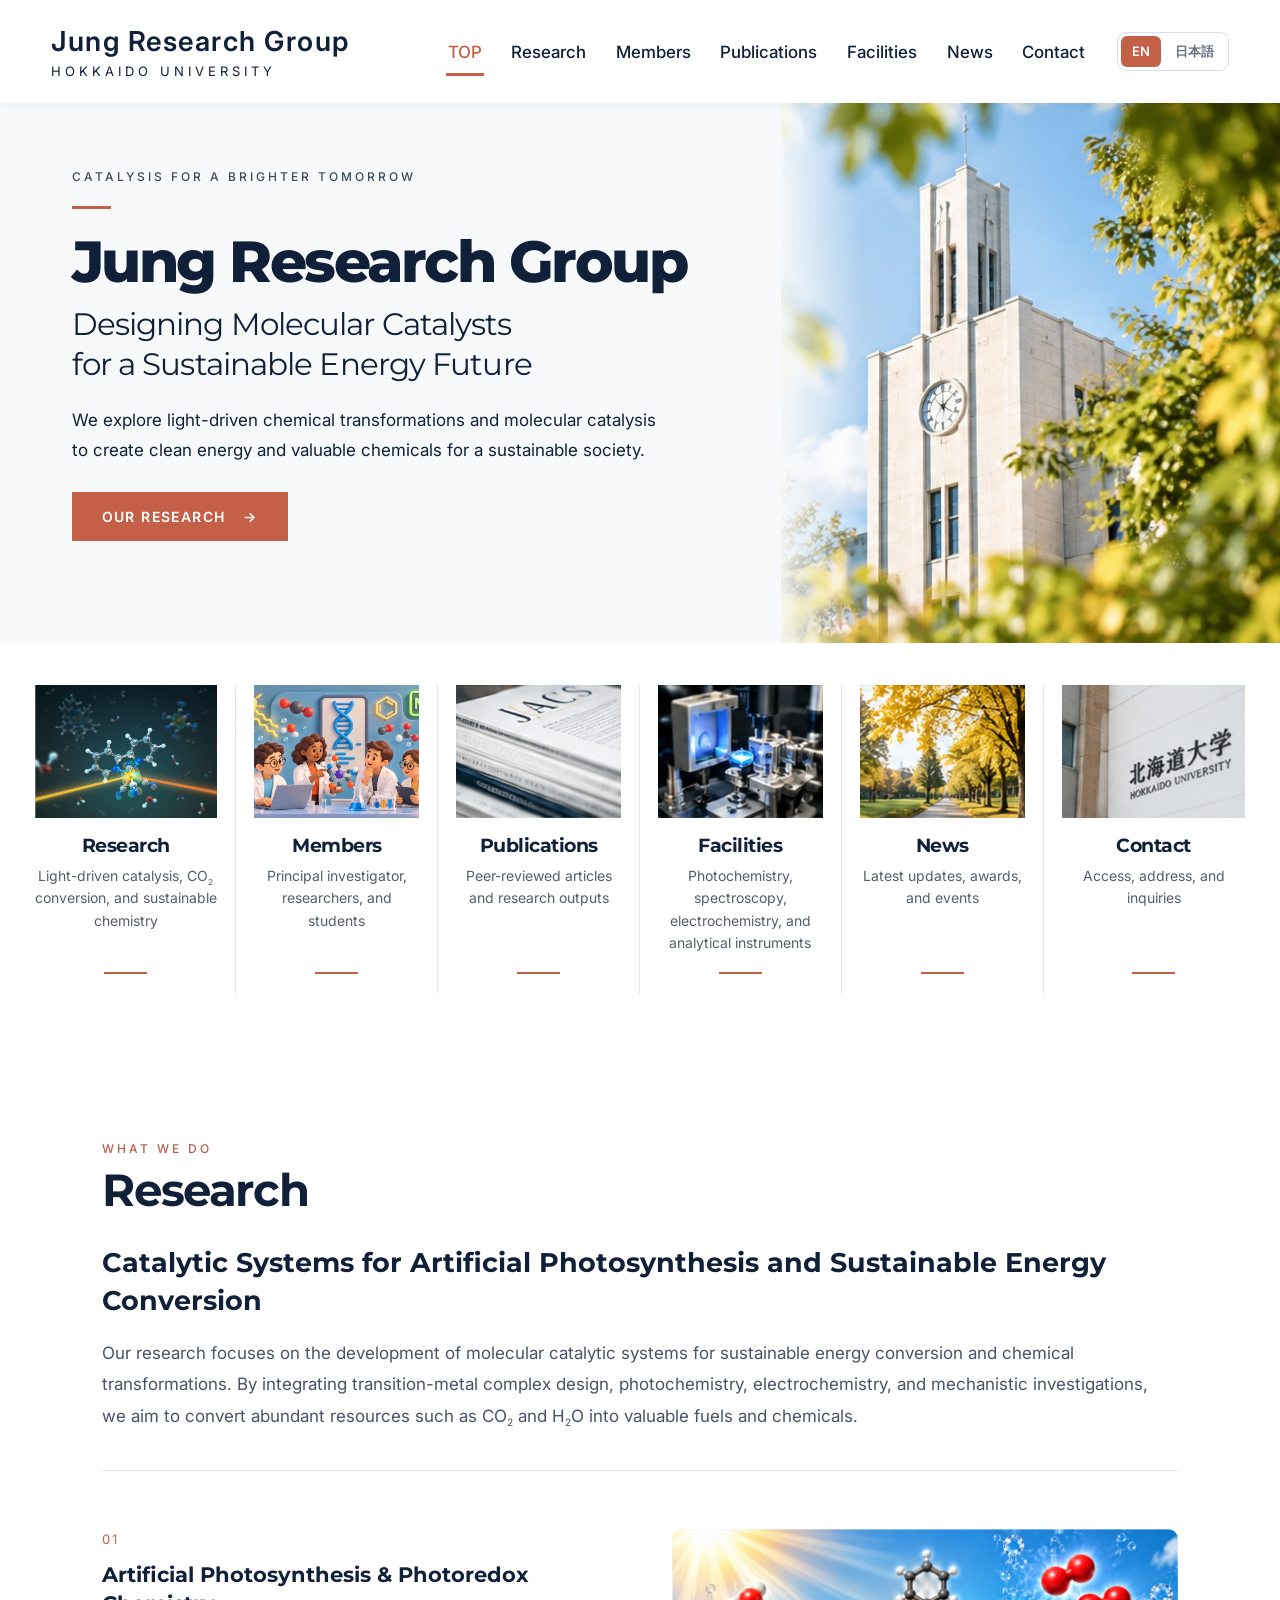
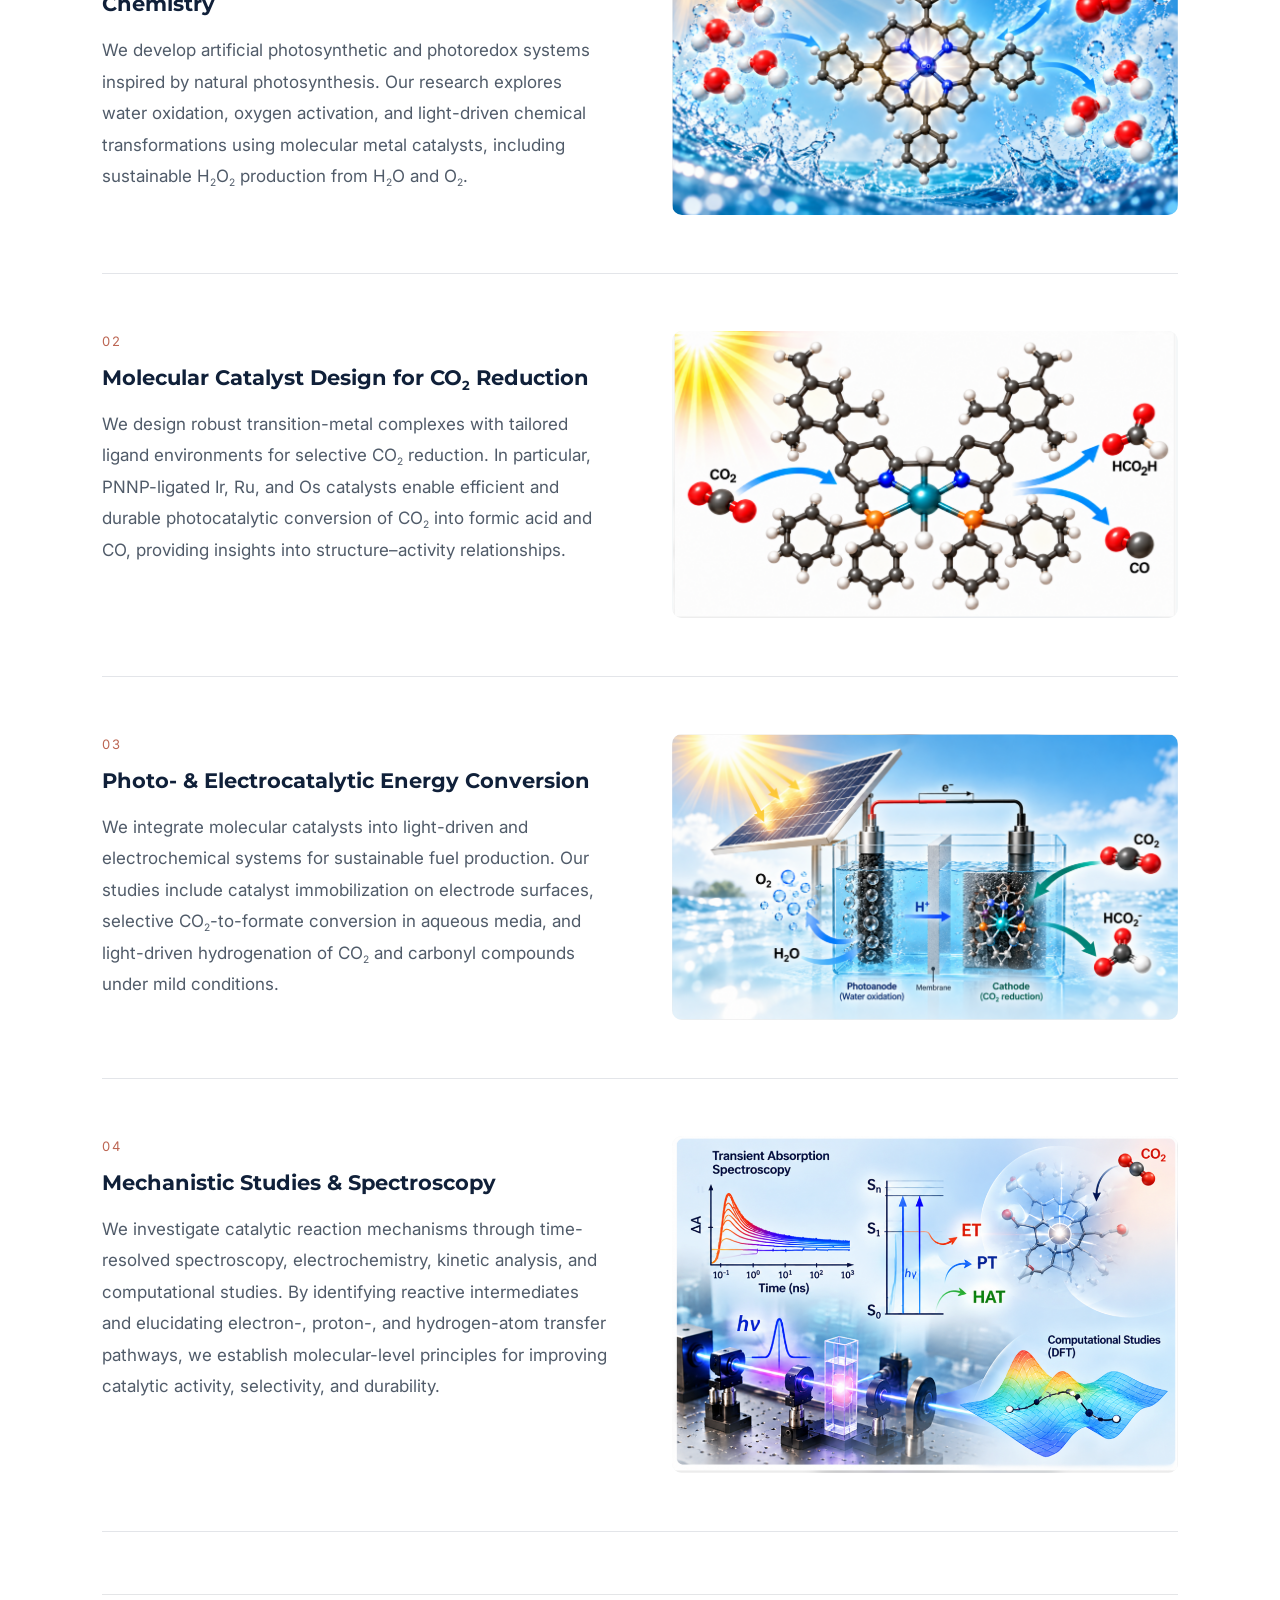
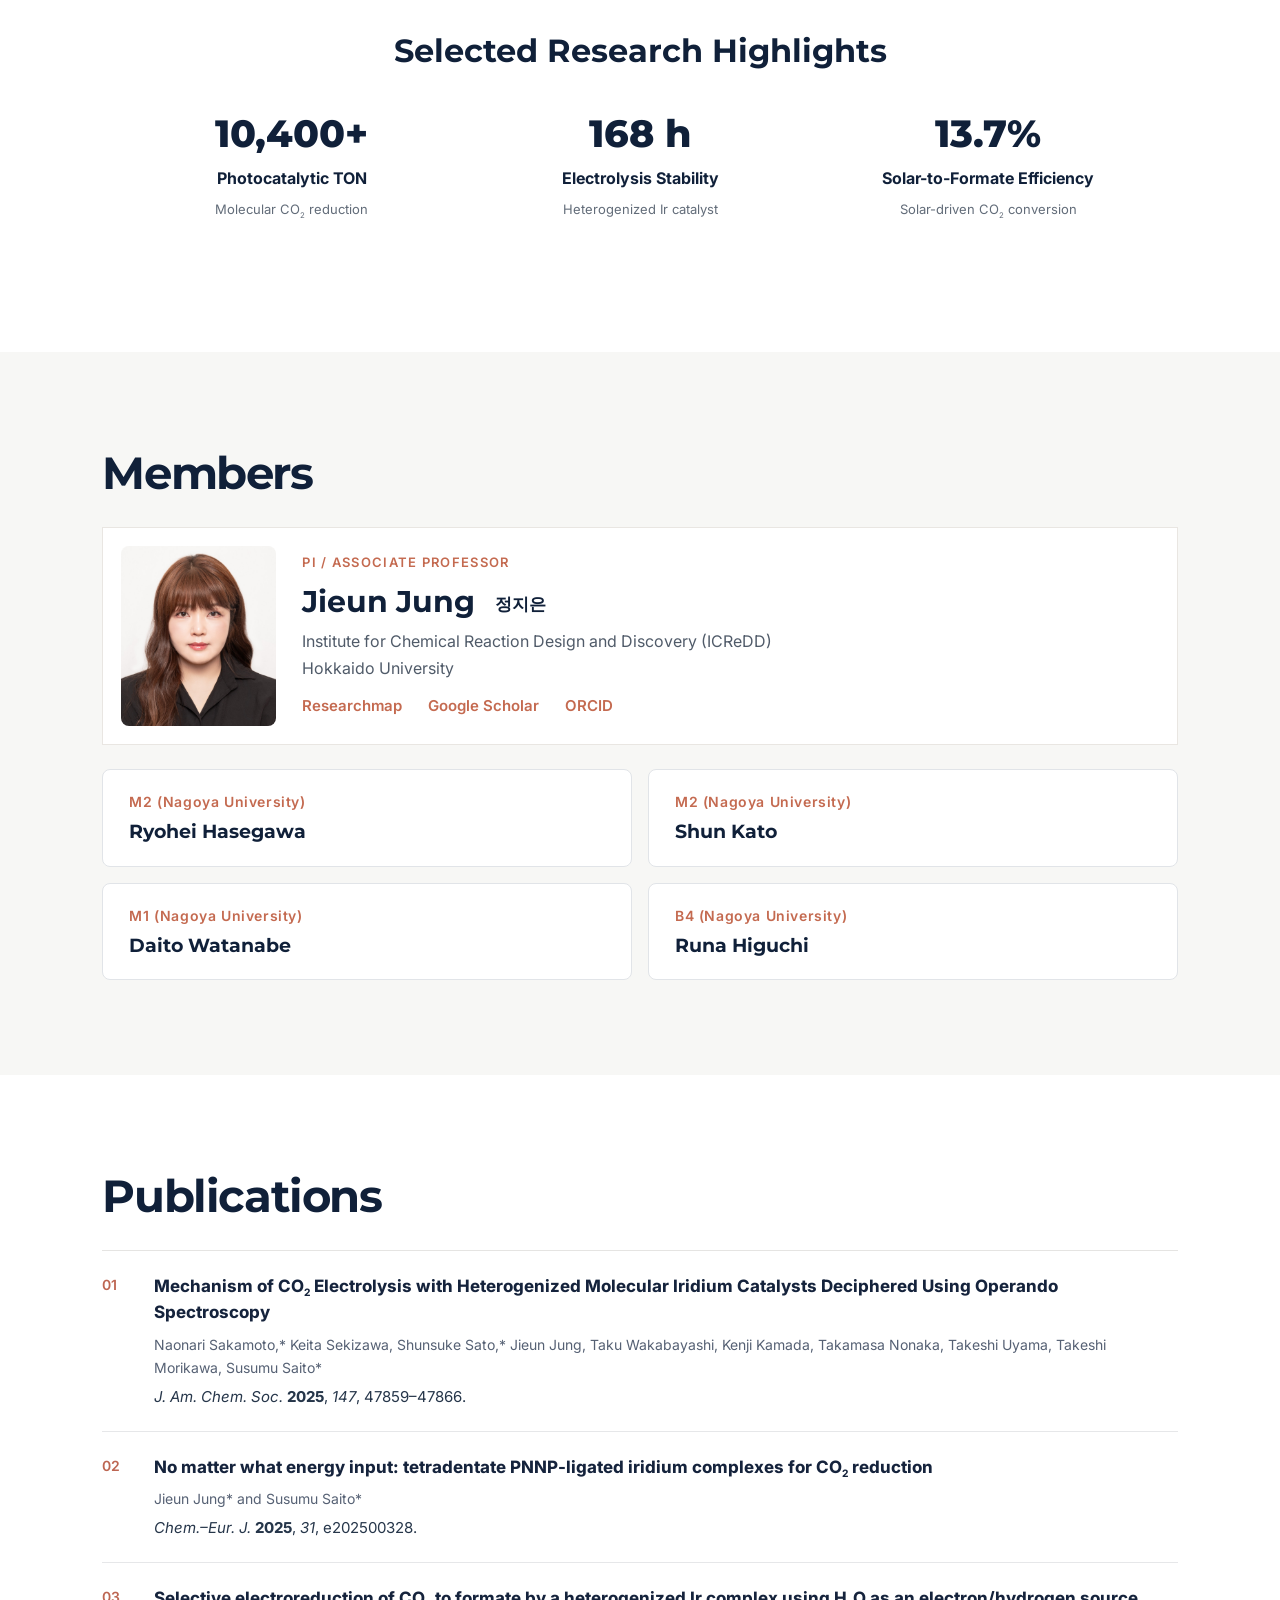
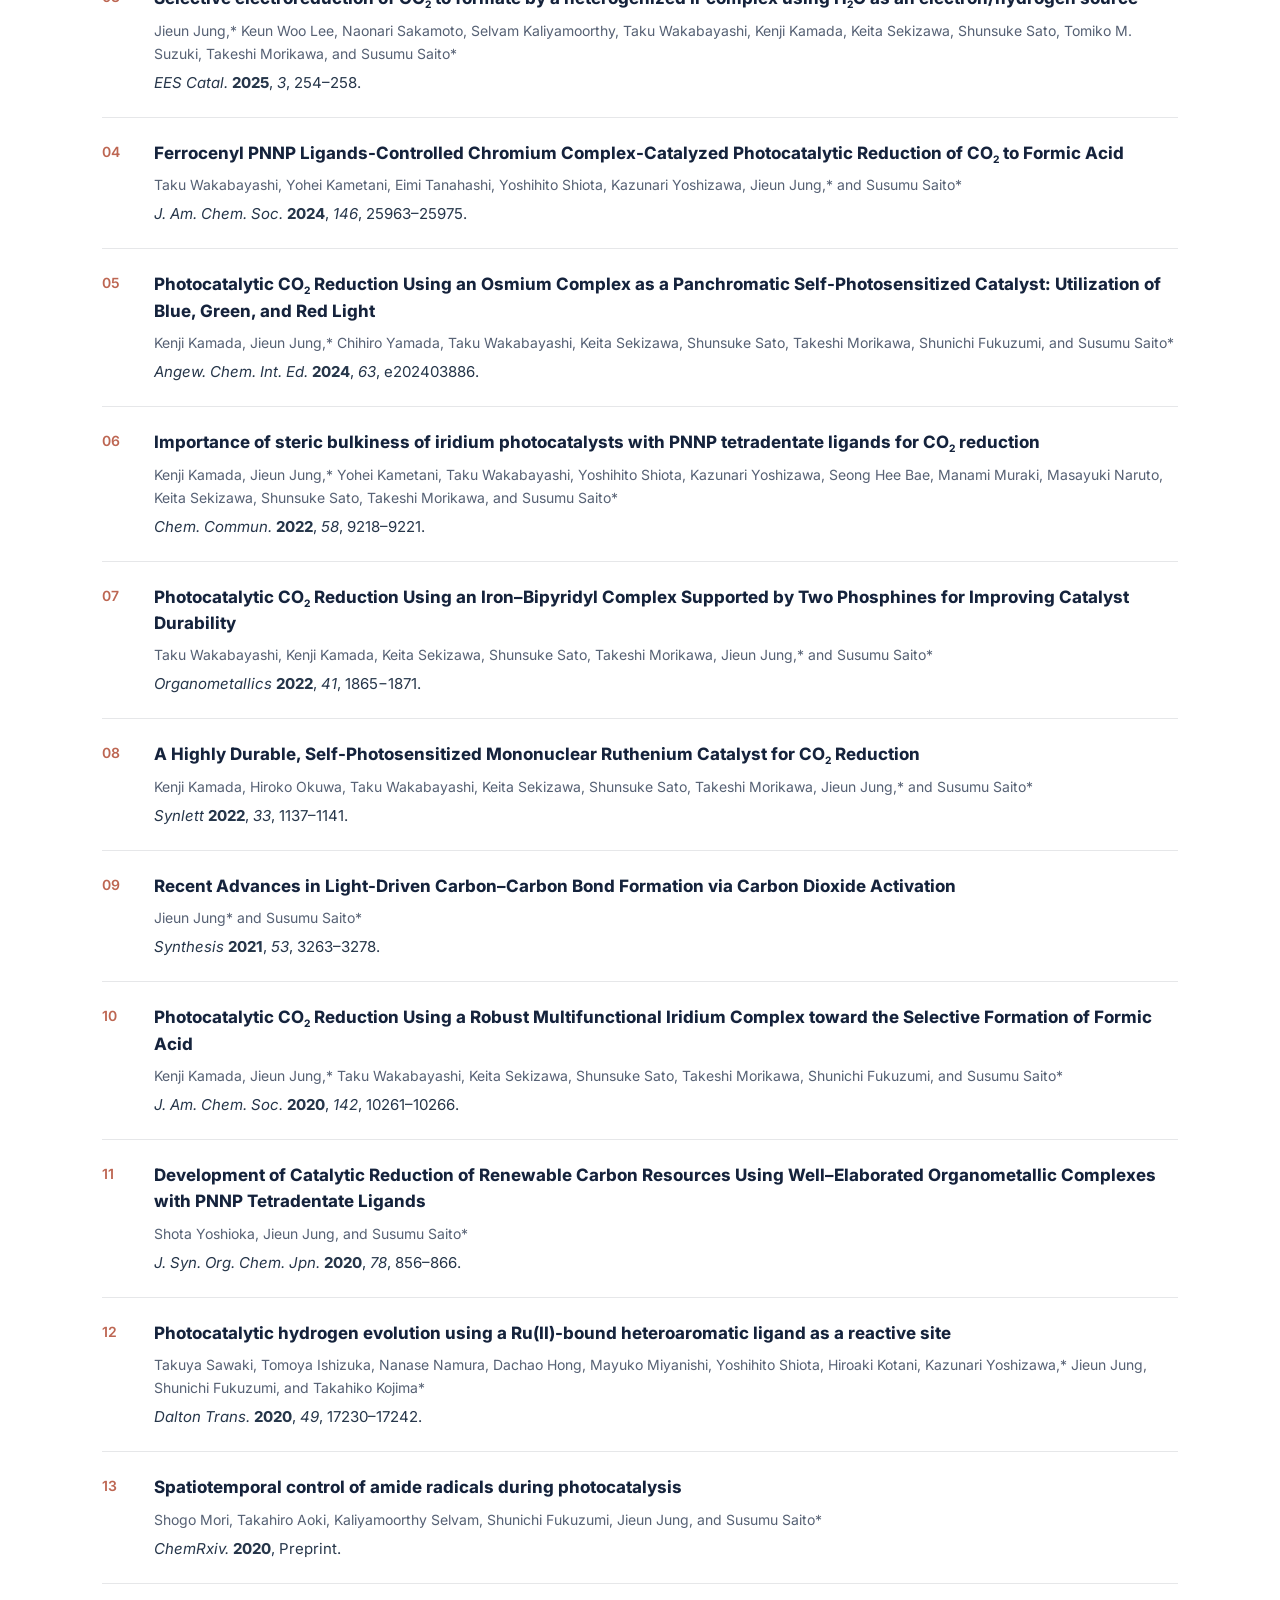
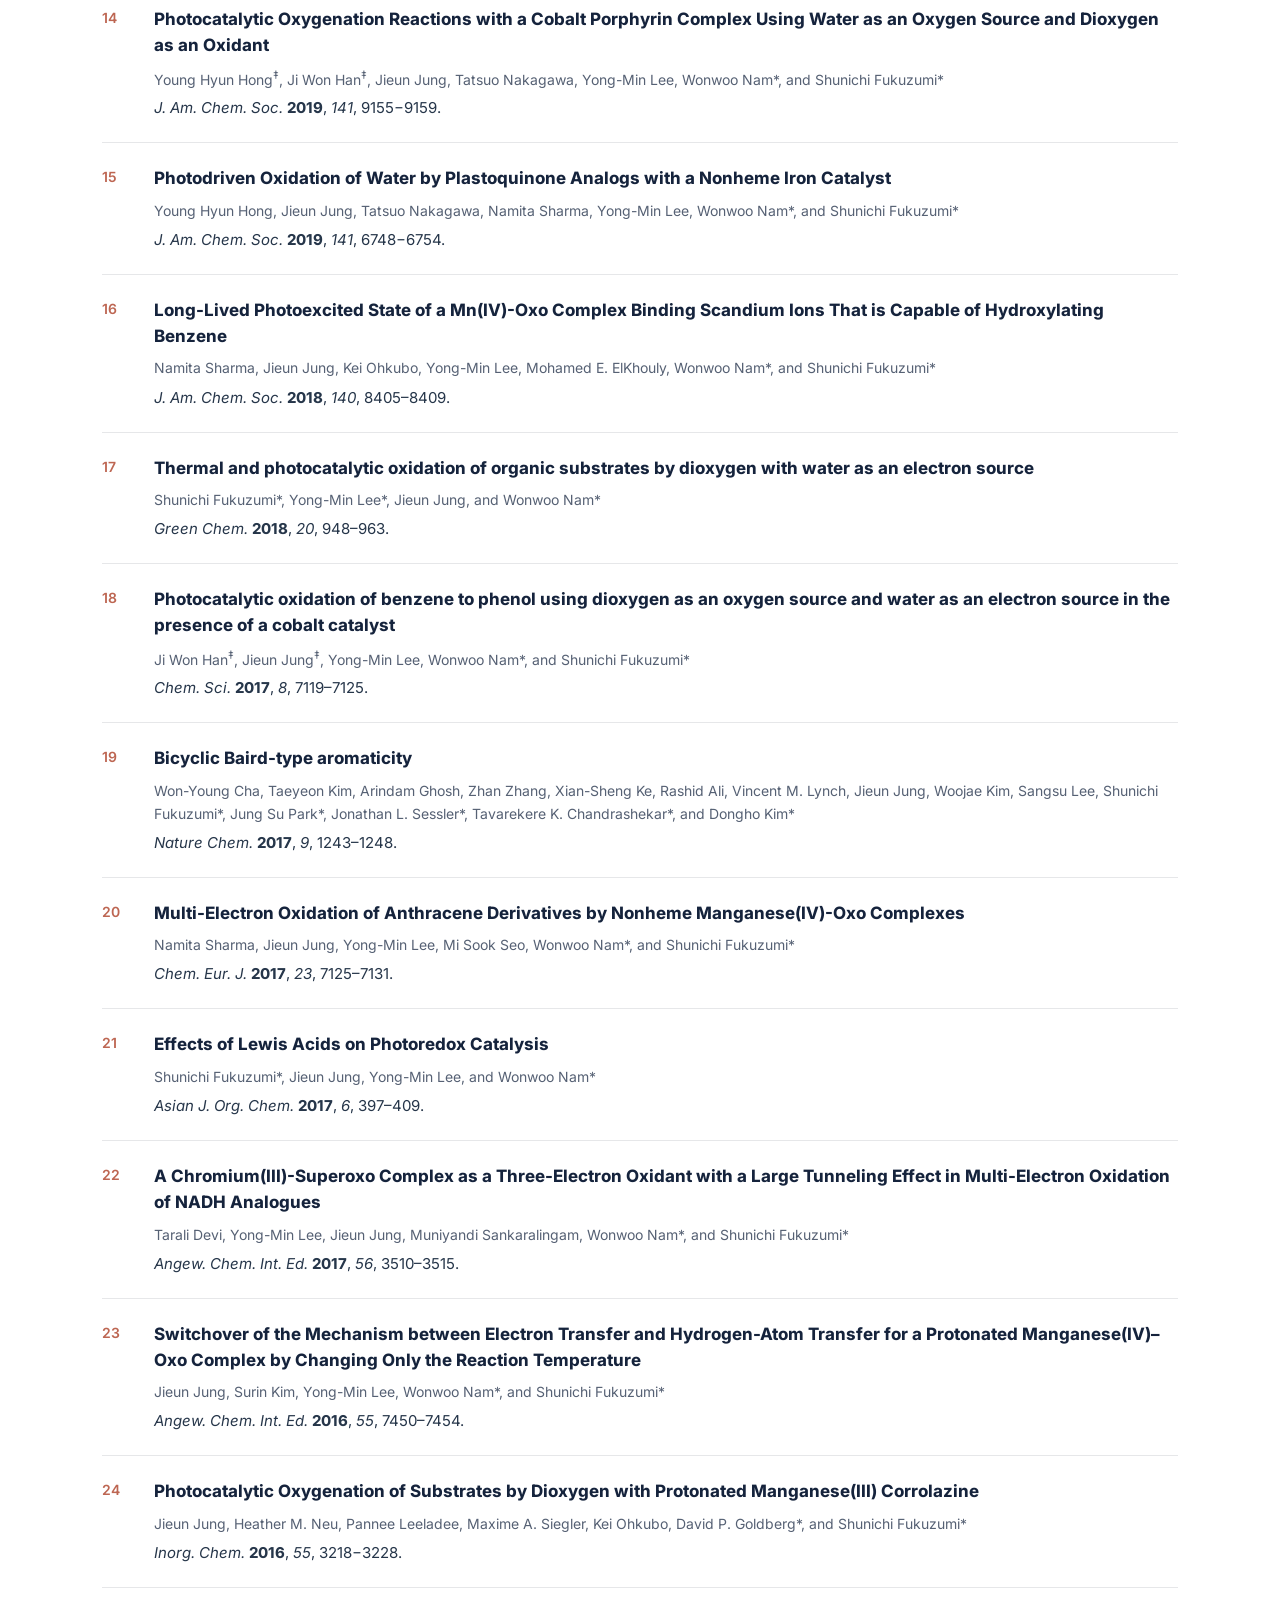
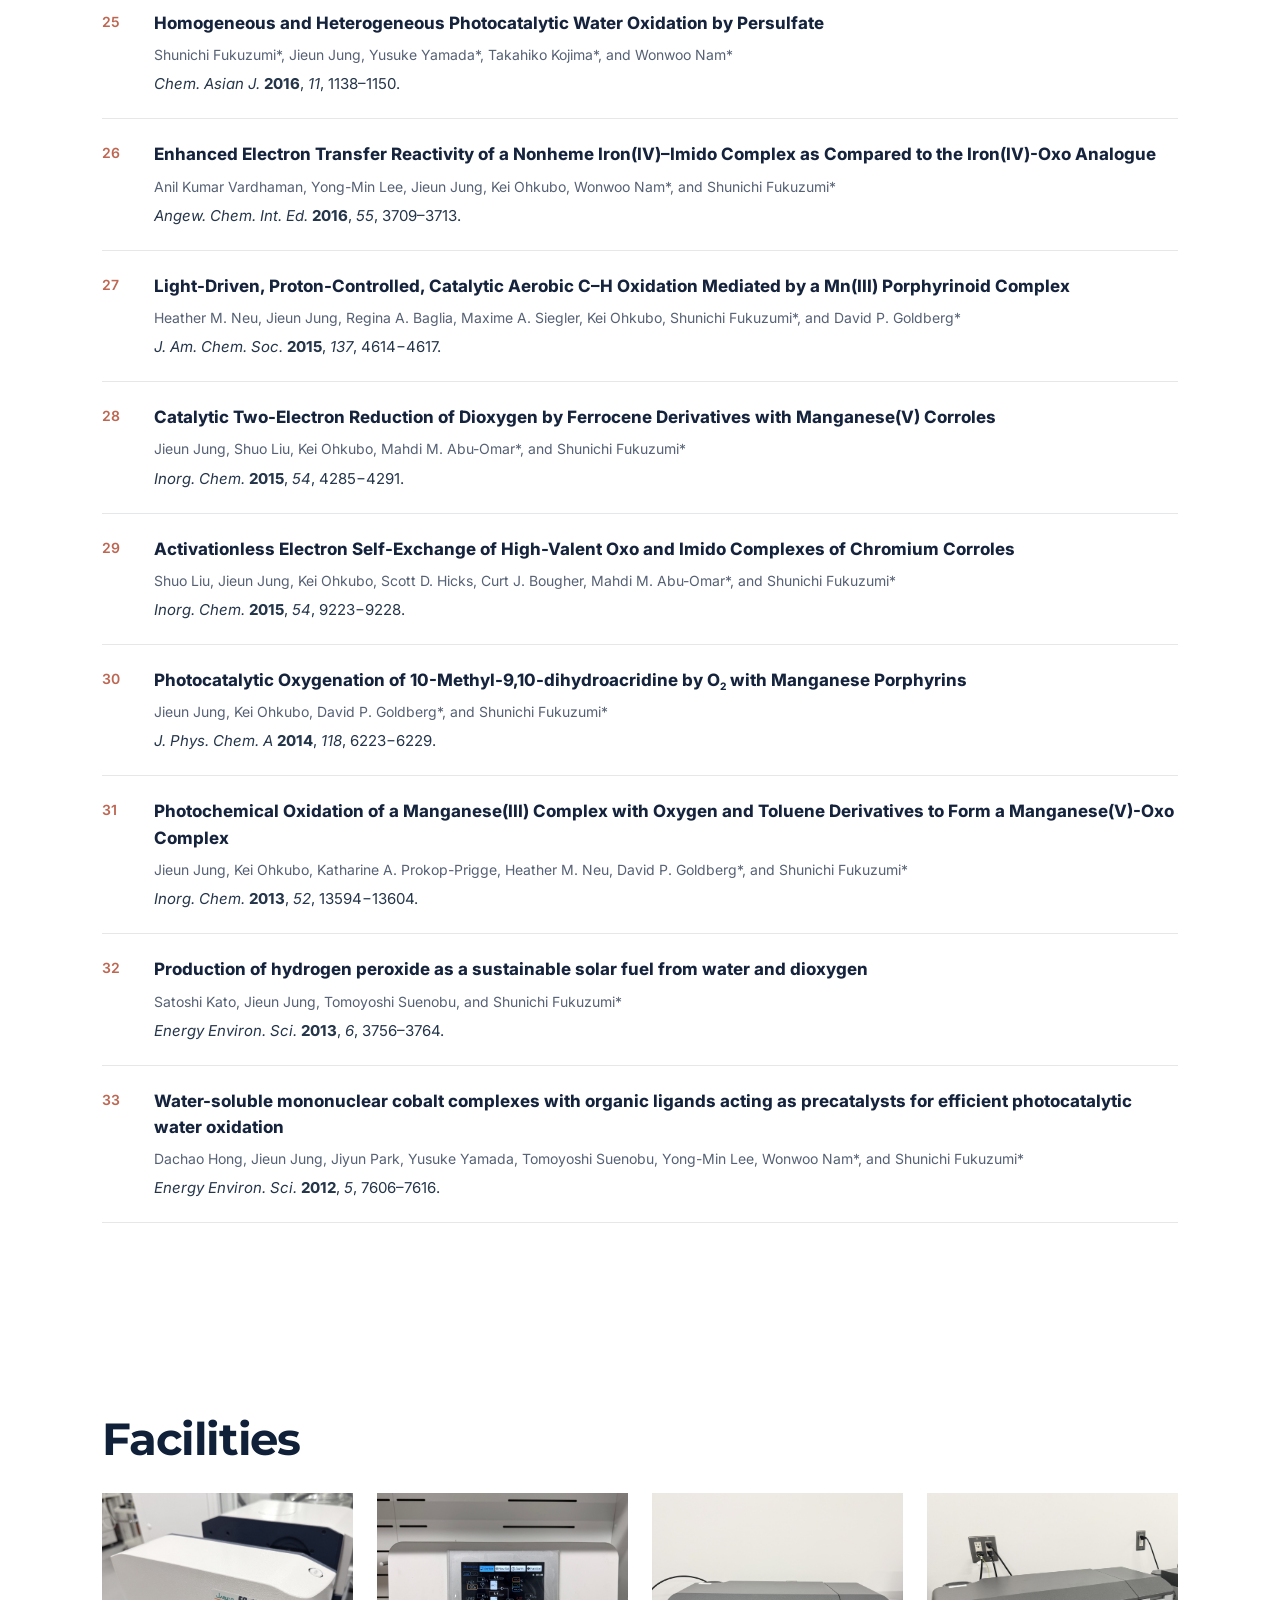
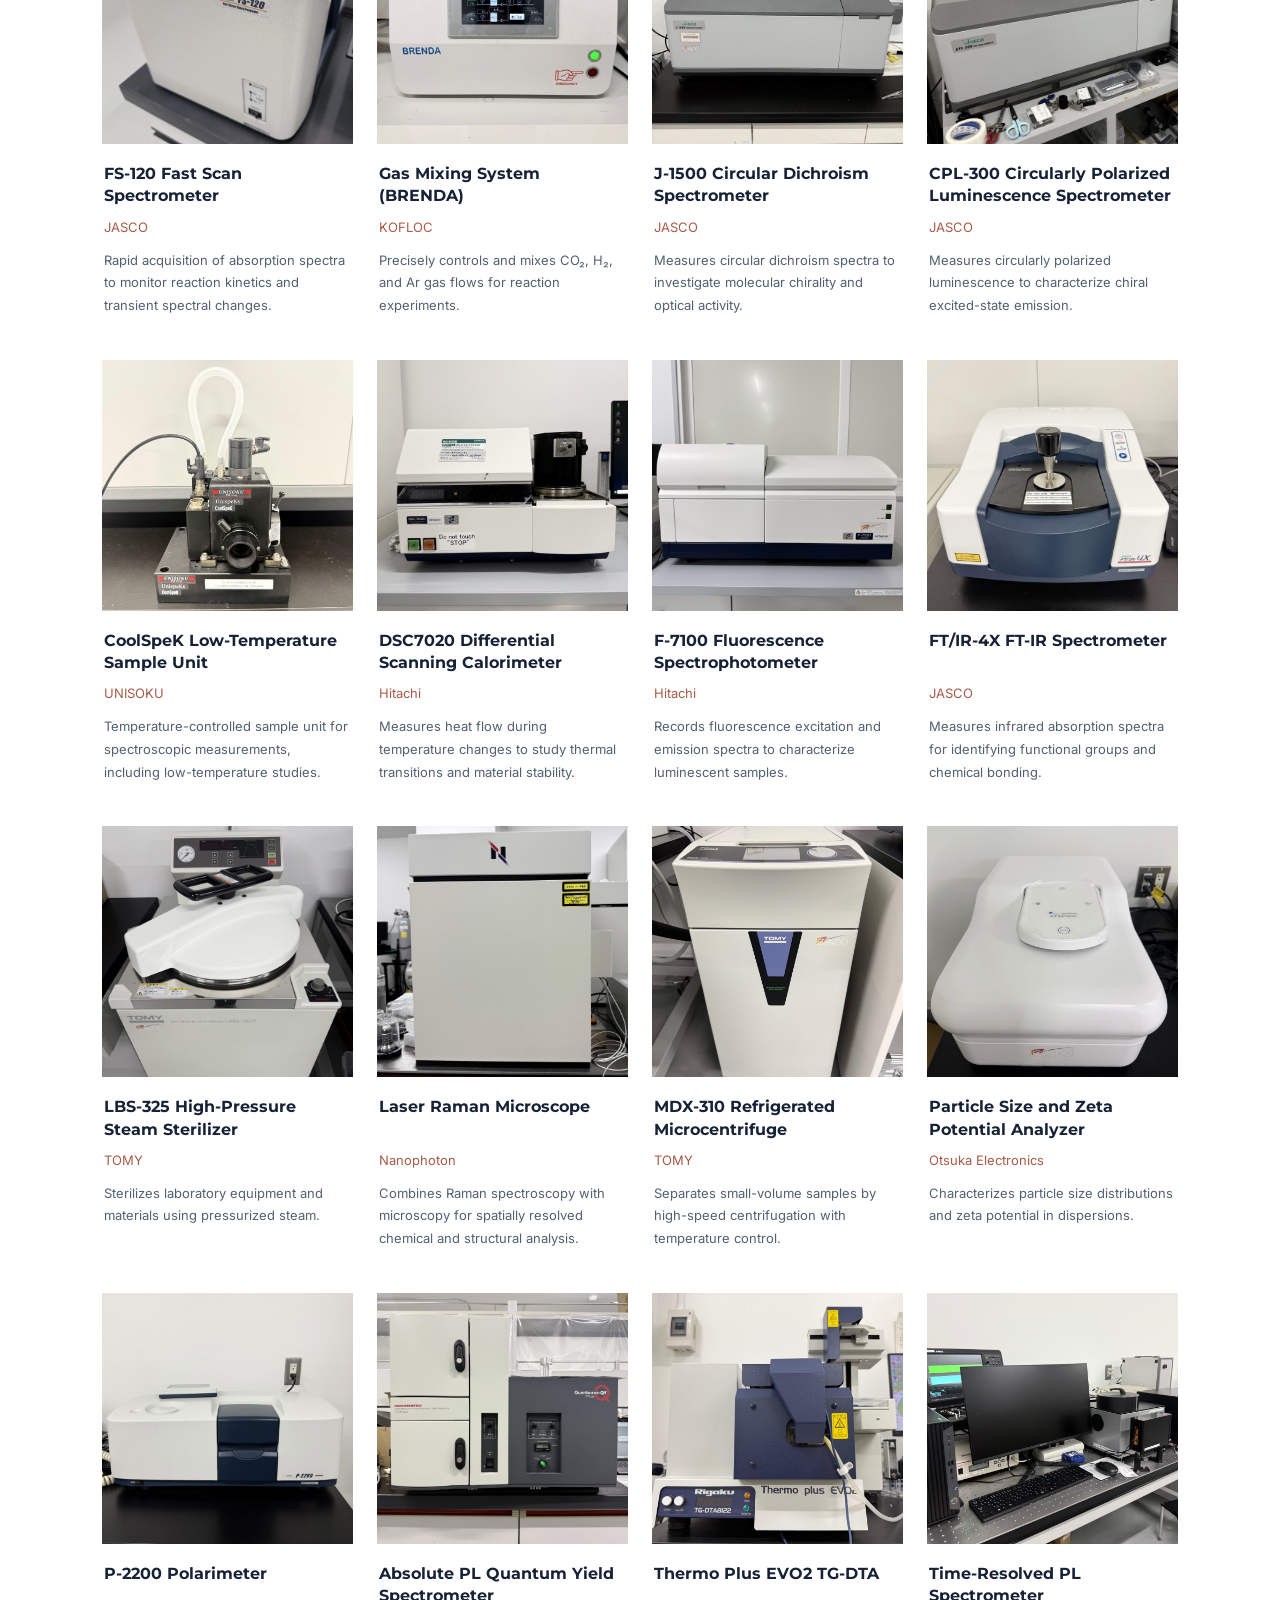
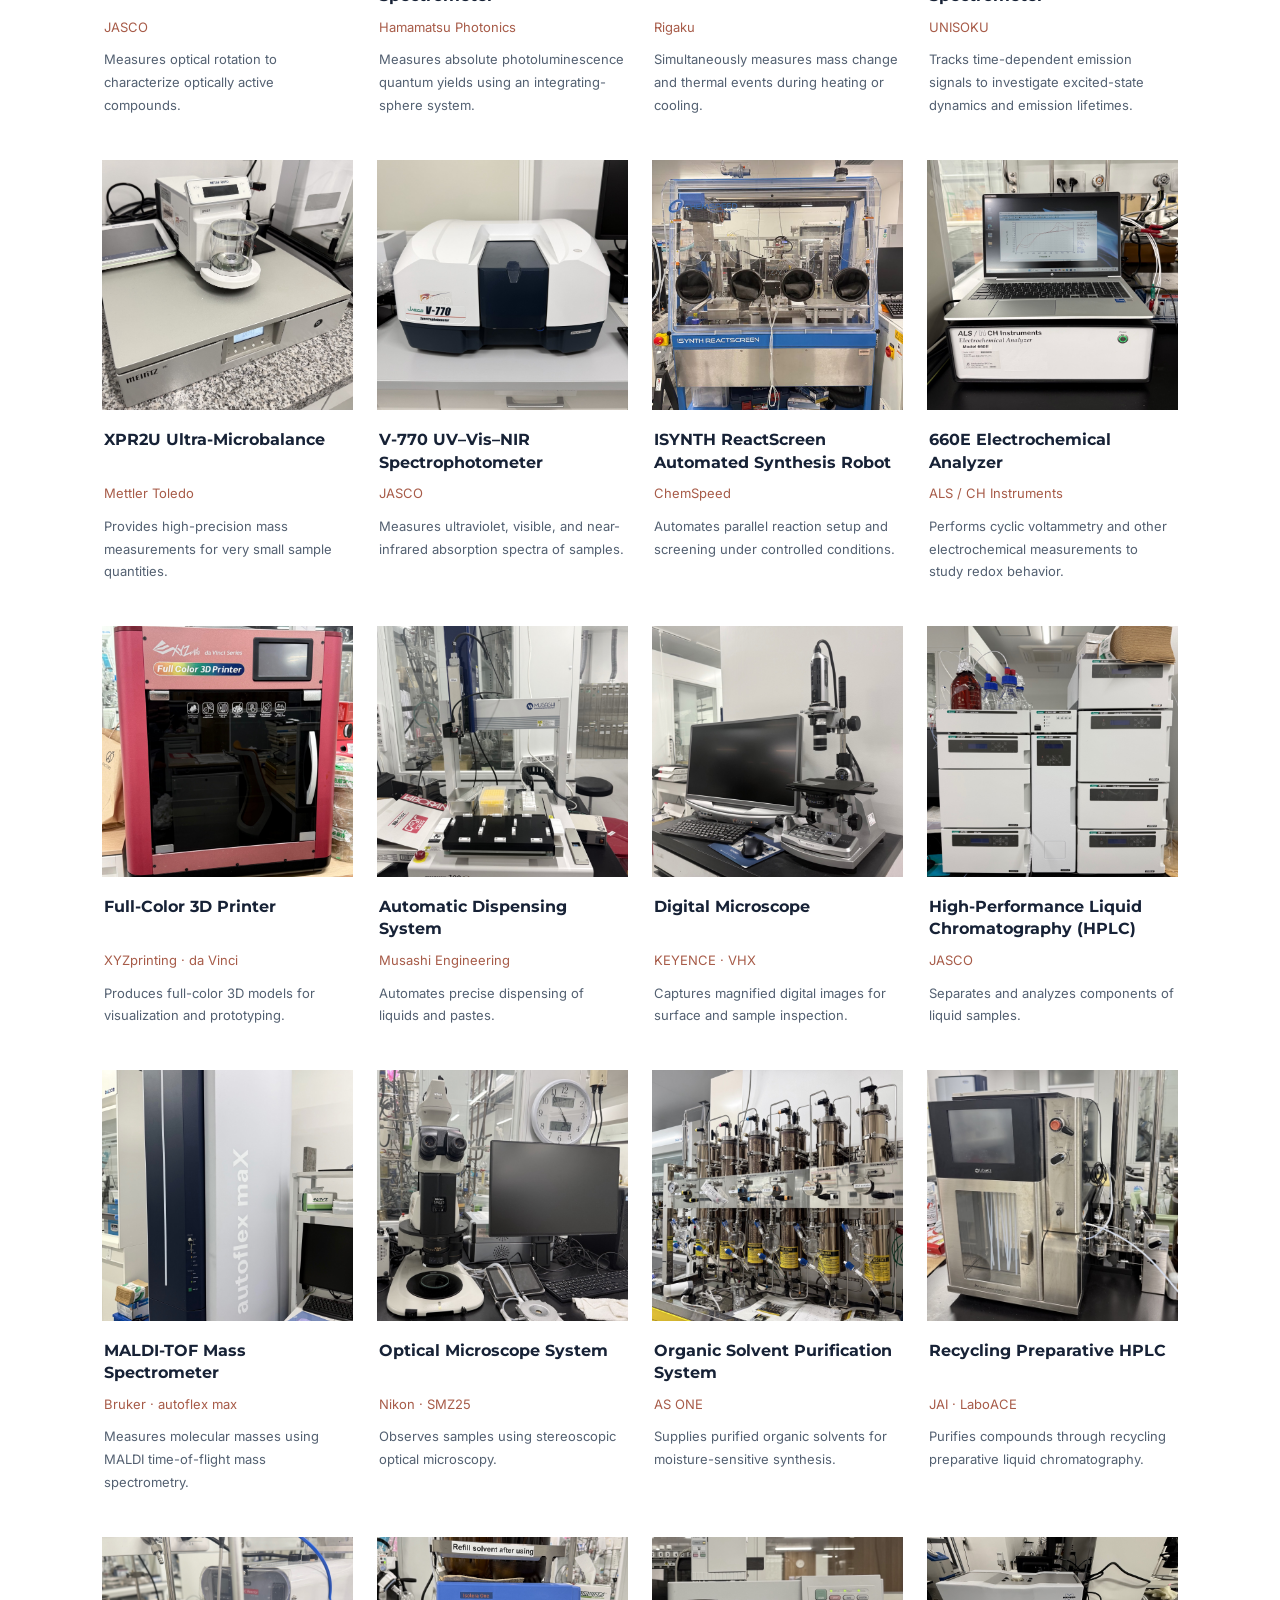
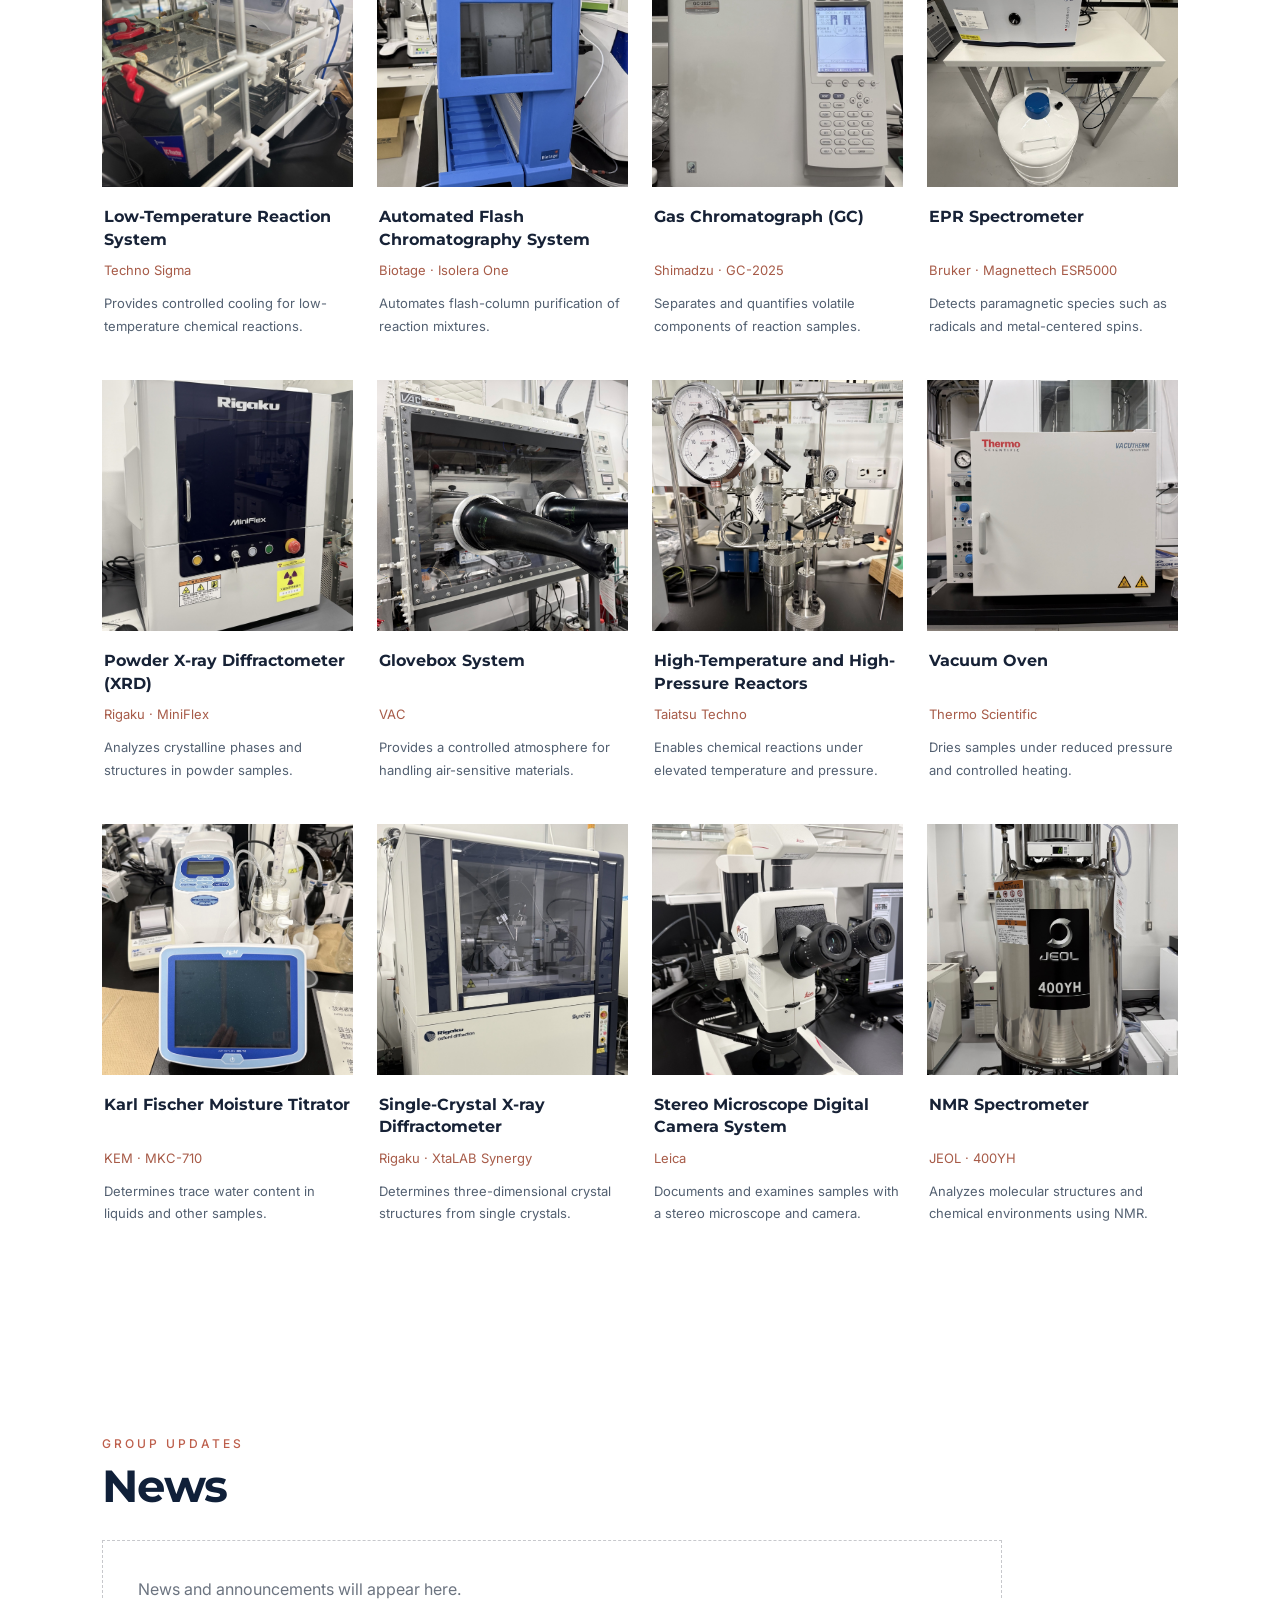
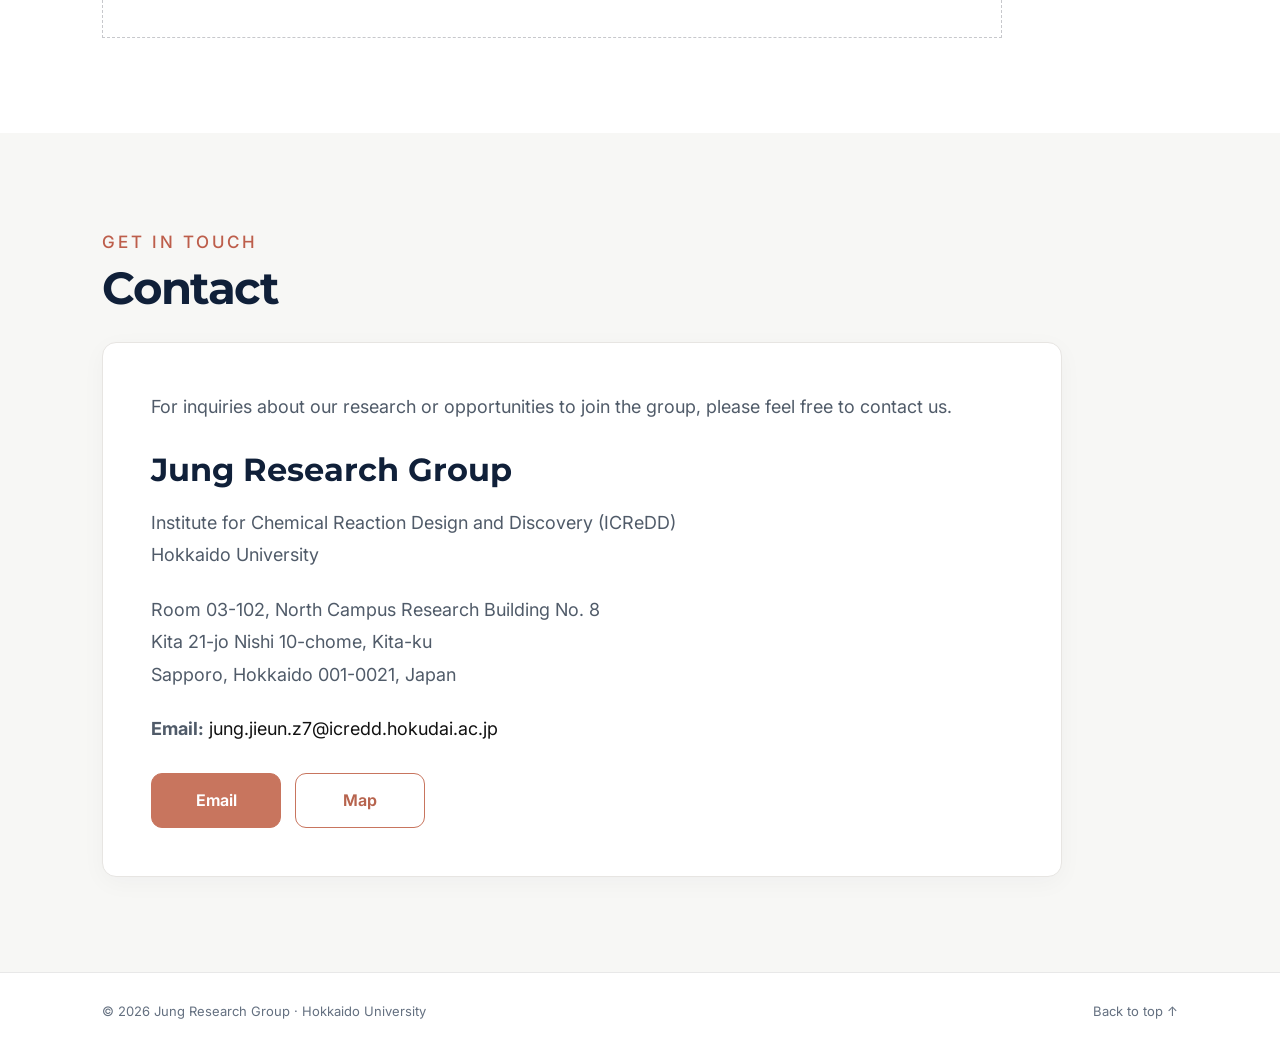
<file: index.html>
<!DOCTYPE html>

<html lang="en">
<head>
<meta charset="utf-8"/>
<meta content="width=device-width, initial-scale=1" name="viewport"/>
<meta content="Jung Research Group at Hokkaido University — molecular catalysis, artificial photosynthesis, and sustainable energy conversion." name="description"/>
<title>Jung Research Group | Hokkaido University</title>
<link href="https://fonts.googleapis.com" rel="preconnect"/>
<link crossorigin="" href="https://fonts.gstatic.com" rel="preconnect"/>
<link href="https://fonts.googleapis.com/css2?family=Inter:wght@400;500;600;700&amp;family=Montserrat:wght@400;500;600;700;800&amp;display=swap" rel="stylesheet"/>
<link href="style.css" rel="stylesheet"/>
<script defer="" src="script.js"></script>
</head>
<body>
<header class="site-header">
<a aria-label="Jung Research Group, top" class="brand" href="#top">
<strong>Jung Research Group</strong>
<span>HOKKAIDO UNIVERSITY</span>
</a>
<button aria-controls="site-nav" aria-expanded="false" aria-label="Open navigation" class="menu-toggle">☰</button>
<nav aria-label="Main navigation" class="site-nav" id="site-nav">
<a class="active" href="#top">TOP</a>
<a href="#research">Research</a>
<a href="#members">Members</a>
<a href="#publications">Publications</a>
<a href="#facilities">Facilities</a>
<a href="#news">News</a>
<a href="#contact">Contact</a>
<div aria-label="Language selection" class="language-switch"><a aria-current="page" href="index.html" lang="en">EN</a><a href="index-ja.html" lang="ja">日本語</a></div></nav>
</header>
<main>
<section class="hero" id="top">
<div class="hero-copy">
<p class="eyebrow">CATALYSIS FOR A BRIGHTER TOMORROW</p>
<span aria-hidden="true" class="short-line"></span>
<h1>Jung Research Group</h1>
<h2>Designing Molecular Catalysts<br/>for a Sustainable Energy Future</h2>
<p class="hero-description">We explore light-driven chemical transformations and molecular catalysis to create clean energy and valuable chemicals for a sustainable society.</p>
<a class="primary-button" href="#research">OUR RESEARCH <span aria-hidden="true">→</span></a>
</div>
<div aria-label="Illustrated Hokkaido University campus clock tower among autumn trees" class="hero-photo" role="img"></div>
</section>
<section aria-label="Explore the group" class="quick-links">
<a class="quick-card" href="#research"><img alt="Molecular illustration" src="assets/research.jpg"/><h3>Research</h3><p>Light-driven catalysis, CO<sub>2</sub> conversion, and sustainable chemistry</p><span class="card-line"></span></a>
<a class="quick-card" href="#members"><img alt="Research laboratory sample vials" src="assets/members.jpg"/><h3>Members</h3><p>Principal investigator, researchers, and students</p><span class="card-line"></span></a>
<a class="quick-card" href="#publications"><img alt="Scientific journals" src="assets/publications.jpg"/><h3>Publications</h3><p>Peer-reviewed articles and research outputs</p><span class="card-line"></span></a>
<a class="quick-card" href="#facilities"><img alt="Scientific measurement equipment" src="assets/facilities.jpg"/><h3>Facilities</h3><p>Photochemistry, spectroscopy, electrochemistry, and analytical instruments</p><span class="card-line"></span></a>
<a class="quick-card" href="#news"><img alt="Autumn trees on campus" src="assets/news.jpg"/><h3>News</h3><p>Latest updates, awards, and events</p><span class="card-line"></span></a>
<a class="quick-card" href="#contact"><img alt="Hokkaido University sign" src="assets/contact.jpg"/><h3>Contact</h3><p>Access, address, and inquiries</p><span class="card-line"></span></a>
</section>
<section class="content-section" id="research"><div class="section-heading"><p class="eyebrow">WHAT WE DO</p><h2>Research</h2></div><p class="research-tagline">Catalytic Systems for Artificial Photosynthesis and Sustainable Energy Conversion</p><p class="section-intro">Our research focuses on the development of molecular catalytic systems for sustainable energy conversion and chemical transformations. By integrating transition-metal complex design, photochemistry, electrochemistry, and mechanistic investigations, we aim to convert abundant resources such as CO<sub>2</sub> and H<sub>2</sub>O into valuable fuels and chemicals.</p><div class="research-grid research-grid-four">
<article class="research-topic"><span class="item-number">01</span><h3>Artificial Photosynthesis &amp; Photoredox Chemistry</h3><img alt="Illustration of light-driven water and oxygen chemistry" loading="lazy" src="assets/artificial-photosynthesis.png"/><p>We develop artificial photosynthetic and photoredox systems inspired by natural photosynthesis. Our research explores water oxidation, oxygen activation, and light-driven chemical transformations using molecular metal catalysts, including sustainable H<sub>2</sub>O<sub>2</sub> production from H<sub>2</sub>O and O<sub>2</sub>.</p></article>
<article class="research-topic"><span class="item-number">02</span><h3>Molecular Catalyst Design for CO<sub>2</sub> Reduction</h3><img alt="Conceptual illustration of a molecular catalyst for carbon dioxide reduction" loading="lazy" src="assets/co2-molecular-catalyst.png"/><p>We design robust transition-metal complexes with tailored ligand environments for selective CO<sub>2</sub> reduction. In particular, PNNP-ligated Ir, Ru, and Os catalysts enable efficient and durable photocatalytic conversion of CO<sub>2</sub> into formic acid and CO, providing insights into structure–activity relationships.</p></article>
<article class="research-topic"><span class="item-number">03</span><h3>Photo- &amp; Electrocatalytic Energy Conversion</h3><img alt="Conceptual illustration of photoelectrochemical energy conversion" loading="lazy" src="assets/research-03.png"/><p>We integrate molecular catalysts into light-driven and electrochemical systems for sustainable fuel production. Our studies include catalyst immobilization on electrode surfaces, selective CO<sub>2</sub>-to-formate conversion in aqueous media, and light-driven hydrogenation of CO<sub>2</sub> and carbonyl compounds under mild conditions.</p></article>
<article class="research-topic"><span class="item-number">04</span><h3>Mechanistic Studies &amp; Spectroscopy</h3><img alt="Conceptual transient spectroscopy and reaction mechanism illustration" loading="lazy" src="assets/research-04.png"/><p>We investigate catalytic reaction mechanisms through time-resolved spectroscopy, electrochemistry, kinetic analysis, and computational studies. By identifying reactive intermediates and elucidating electron-, proton-, and hydrogen-atom transfer pathways, we establish molecular-level principles for improving catalytic activity, selectivity, and durability.</p></article>
</div><div class="research-highlights"><h3>Selected Research Highlights</h3><div class="highlight-grid"><div><strong>10,400+</strong><span>Photocatalytic TON</span><small>Molecular CO<sub>2</sub> reduction</small></div><div><strong>168 h</strong><span>Electrolysis Stability</span><small>Heterogenized Ir catalyst</small></div><div><strong>13.7%</strong><span>Solar-to-Formate Efficiency</span><small>Solar-driven CO<sub>2</sub> conversion</small></div></div></div></section>
<section class="content-section tinted" id="members">
<div class="section-heading"><h2>Members</h2></div>
<div class="member-panel pi-card">
<img alt="Portrait of Jieun Jung" class="pi-photo" src="assets/jieun-jung.jpg"/>
<div class="member-details">
<p class="member-role">PI / ASSOCIATE PROFESSOR</p>
<h3 class="pi-name">Jieun Jung <span class="pi-name-local" lang="ko">정지은</span></h3>
<p>Institute for Chemical Reaction Design and Discovery (ICReDD)<br/>Hokkaido University</p>
<div aria-label="Research profiles" class="profile-links">
<a href="https://researchmap.jp/7000027022" rel="noopener noreferrer" target="_blank">Researchmap</a>
<a href="https://scholar.google.com/citations?user=-28BXMIAAAAJ&amp;hl=ko" rel="noopener noreferrer" target="_blank">Google Scholar</a>
<a href="https://orcid.org/0000-0002-5310-8643" rel="noopener noreferrer" target="_blank">ORCID</a>
</div>
</div>
</div>
<div class="student-grid">
<article class="student-card"><p class="student-role">M2 (Nagoya University)</p><h4>Ryohei Hasegawa</h4></article>
<article class="student-card"><p class="student-role">M2 (Nagoya University)</p><h4>Shun Kato</h4></article>
<article class="student-card"><p class="student-role">M1 (Nagoya University)</p><h4>Daito Watanabe</h4></article>
<article class="student-card"><p class="student-role">B4 (Nagoya University)</p><h4>Runa Higuchi</h4></article>
</div>
</section>
<section class="content-section" id="publications">
<div class="section-heading"><h2>Publications</h2></div>
<div class="publication-list">
<article class="publication-entry"><span class="publication-number">01</span><div class="publication-body"><p class="pub-title"><a class="publication-title-link" href="https://pubs.acs.org/jacsat/article/147/51/47859/3739655/Mechanism-of-CO2-Electrolysis-with-Heterogenized" rel="noopener noreferrer" target="_blank">Mechanism of CO<sub>2</sub> Electrolysis with Heterogenized Molecular Iridium Catalysts Deciphered Using Operando Spectroscopy</a></p><p class="pub-authors">Naonari Sakamoto,* Keita Sekizawa, Shunsuke Sato,* Jieun Jung, Taku Wakabayashi, Kenji Kamada, Takamasa Nonaka, Takeshi Uyama, Takeshi Morikawa, Susumu Saito*</p><p class="pub-citation"><em class="journal-name">J. Am. Chem. Soc.</em> <strong>2025</strong>, <em>147</em>, 47859–47866.</p></div></article>
<article class="publication-entry"><span class="publication-number">02</span><div class="publication-body"><p class="pub-title"><a class="publication-title-link" href="https://doi.org/10.1002/chem.202500328" rel="noopener noreferrer" target="_blank">No matter what energy input: tetradentate PNNP-ligated iridium complexes for CO<sub>2</sub> reduction</a></p><p class="pub-authors">Jieun Jung* and Susumu Saito*</p><p class="pub-citation"><em class="journal-name">Chem.–Eur. J.</em> <strong>2025</strong>, <em>31</em>, e202500328.</p></div></article>
<article class="publication-entry"><span class="publication-number">03</span><div class="publication-body"><p class="pub-title"><a class="publication-title-link" href="https://doi.org/10.1039/D4EY00261J" rel="noopener noreferrer" target="_blank">Selective electroreduction of CO<sub>2</sub> to formate by a heterogenized Ir complex using H<sub>2</sub>O as an electron/hydrogen source</a></p><p class="pub-authors">Jieun Jung,* Keun Woo Lee, Naonari Sakamoto, Selvam Kaliyamoorthy, Taku Wakabayashi, Kenji Kamada, Keita Sekizawa, Shunsuke Sato, Tomiko M. Suzuki, Takeshi Morikawa, and Susumu Saito*</p><p class="pub-citation"><em class="journal-name">EES Catal.</em> <strong>2025</strong>, <em>3</em>, 254–258.</p></div></article>
<article class="publication-entry"><span class="publication-number">04</span><div class="publication-body"><p class="pub-title"><a class="publication-title-link" href="https://doi.org/10.1021/jacs.4c03683" rel="noopener noreferrer" target="_blank">Ferrocenyl PNNP Ligands-Controlled Chromium Complex-Catalyzed Photocatalytic Reduction of CO<sub>2</sub> to Formic Acid</a></p><p class="pub-authors">Taku Wakabayashi, Yohei Kametani, Eimi Tanahashi, Yoshihito Shiota, Kazunari Yoshizawa, Jieun Jung,* and Susumu Saito*</p><p class="pub-citation"><em class="journal-name">J. Am. Chem. Soc.</em> <strong>2024</strong>, <em>146</em>, 25963–25975.</p></div></article>
<article class="publication-entry"><span class="publication-number">05</span><div class="publication-body"><p class="pub-title"><a class="publication-title-link" href="https://doi.org/10.1002/anie.202403886" rel="noopener noreferrer" target="_blank">Photocatalytic CO<sub>2</sub> Reduction Using an Osmium Complex as a Panchromatic Self-Photosensitized Catalyst: Utilization of Blue, Green, and Red Light</a></p><p class="pub-authors">Kenji Kamada, Jieun Jung,* Chihiro Yamada, Taku Wakabayashi, Keita Sekizawa, Shunsuke Sato, Takeshi Morikawa, Shunichi Fukuzumi, and Susumu Saito*</p><p class="pub-citation"><em class="journal-name">Angew. Chem. Int. Ed.</em> <strong>2024</strong>, <em>63</em>, e202403886.</p></div></article>
<article class="publication-entry"><span class="publication-number">06</span><div class="publication-body"><p class="pub-title"><a class="publication-title-link" href="https://doi.org/10.1039/d2cc01701f" rel="noopener noreferrer" target="_blank">Importance of steric bulkiness of iridium photocatalysts with PNNP tetradentate ligands for CO<sub>2</sub> reduction</a></p><p class="pub-authors">Kenji Kamada, Jieun Jung,* Yohei Kametani, Taku Wakabayashi, Yoshihito Shiota, Kazunari Yoshizawa, Seong Hee Bae, Manami Muraki, Masayuki Naruto, Keita Sekizawa, Shunsuke Sato, Takeshi Morikawa, and Susumu Saito*</p><p class="pub-citation"><em class="journal-name">Chem. Commun.</em> <strong>2022</strong>, <em>58</em>, 9218–9221.</p></div></article>
<article class="publication-entry"><span class="publication-number">07</span><div class="publication-body"><p class="pub-title"><a class="publication-title-link" href="https://doi.org/10.1021/acs.organomet.2c00171" rel="noopener noreferrer" target="_blank">Photocatalytic CO<sub>2</sub> Reduction Using an Iron–Bipyridyl Complex Supported by Two Phosphines for Improving Catalyst Durability</a></p><p class="pub-authors">Taku Wakabayashi, Kenji Kamada, Keita Sekizawa, Shunsuke Sato, Takeshi Morikawa, Jieun Jung,* and Susumu Saito*</p><p class="pub-citation"><em class="journal-name">Organometallics</em> <strong>2022</strong>, <em>41</em>, 1865−1871.</p></div></article>
<article class="publication-entry"><span class="publication-number">08</span><div class="publication-body"><p class="pub-title"><a class="publication-title-link" href="https://doi.org/10.1055/a-1709-0280" rel="noopener noreferrer" target="_blank">A Highly Durable, Self-Photosensitized Mononuclear Ruthenium Catalyst for CO<sub>2</sub> Reduction</a></p><p class="pub-authors">Kenji Kamada, Hiroko Okuwa, Taku Wakabayashi, Keita Sekizawa, Shunsuke Sato, Takeshi Morikawa, Jieun Jung,* and Susumu Saito*</p><p class="pub-citation"><em class="journal-name">Synlett</em> <strong>2022</strong>, <em>33</em>, 1137–1141.</p></div></article>
<article class="publication-entry"><span class="publication-number">09</span><div class="publication-body"><p class="pub-title"><a class="publication-title-link" href="https://doi.org/10.1055/a-1577-5947" rel="noopener noreferrer" target="_blank">Recent Advances in Light-Driven Carbon–Carbon Bond Formation via Carbon Dioxide Activation</a></p><p class="pub-authors">Jieun Jung* and Susumu Saito*</p><p class="pub-citation"><em class="journal-name">Synthesis</em> <strong>2021</strong>, <em>53</em>, 3263–3278.</p></div></article>
<article class="publication-entry"><span class="publication-number">10</span><div class="publication-body"><p class="pub-title"><a class="publication-title-link" href="https://doi.org/10.1021/jacs.0c03097" rel="noopener noreferrer" target="_blank">Photocatalytic CO<sub>2</sub> Reduction Using a Robust Multifunctional Iridium Complex toward the Selective Formation of Formic Acid</a></p><p class="pub-authors">Kenji Kamada, Jieun Jung,* Taku Wakabayashi, Keita Sekizawa, Shunsuke Sato, Takeshi Morikawa, Shunichi Fukuzumi, and Susumu Saito*</p><p class="pub-citation"><em class="journal-name">J. Am. Chem. Soc.</em> <strong>2020</strong>, <em>142</em>, 10261–10266.</p></div></article>
<article class="publication-entry"><span class="publication-number">11</span><div class="publication-body"><p class="pub-title"><a class="publication-title-link" href="https://doi.org/10.5059/yukigoseikyokaishi.78.856" rel="noopener noreferrer" target="_blank">Development of Catalytic Reduction of Renewable Carbon Resources Using Well–Elaborated Organometallic Complexes with PNNP Tetradentate Ligands</a></p><p class="pub-authors">Shota Yoshioka, Jieun Jung, and Susumu Saito*</p><p class="pub-citation"><em class="journal-name">J. Syn. Org. Chem. Jpn.</em> <strong>2020</strong>, <em>78</em>, 856–866.</p></div></article>
<article class="publication-entry"><span class="publication-number">12</span><div class="publication-body"><p class="pub-title"><a class="publication-title-link" href="https://doi.org/10.1039/d0dt03546g" rel="noopener noreferrer" target="_blank">Photocatalytic hydrogen evolution using a Ru(II)-bound heteroaromatic ligand as a reactive site</a></p><p class="pub-authors">Takuya Sawaki, Tomoya Ishizuka, Nanase Namura, Dachao Hong, Mayuko Miyanishi, Yoshihito Shiota, Hiroaki Kotani, Kazunari Yoshizawa,* Jieun Jung, Shunichi Fukuzumi, and Takahiko Kojima*</p><p class="pub-citation"><em class="journal-name">Dalton Trans.</em> <strong>2020</strong>, <em>49</em>, 17230–17242.</p></div></article>
<article class="publication-entry"><span class="publication-number">13</span><div class="publication-body"><p class="pub-title"><a class="publication-title-link" href="https://doi.org/10.26434/chemrxiv.12040146.v1" rel="noopener noreferrer" target="_blank">Spatiotemporal control of amide radicals during photocatalysis</a></p><p class="pub-authors">Shogo Mori, Takahiro Aoki, Kaliyamoorthy Selvam, Shunichi Fukuzumi, Jieun Jung, and Susumu Saito*</p><p class="pub-citation"><em class="journal-name">ChemRxiv.</em> <strong>2020</strong>, Preprint.</p></div></article>
<article class="publication-entry"><span class="publication-number">14</span><div class="publication-body"><p class="pub-title"><a class="publication-title-link" href="https://doi.org/10.1021/jacs.9b02864" rel="noopener noreferrer" target="_blank">Photocatalytic Oxygenation Reactions with a Cobalt Porphyrin Complex Using Water as an Oxygen Source and Dioxygen as an Oxidant</a></p><p class="pub-authors">Young Hyun Hong<sup>‡</sup>, Ji Won Han<sup>‡</sup>, Jieun Jung, Tatsuo Nakagawa, Yong-Min Lee, Wonwoo Nam*, and Shunichi Fukuzumi*</p><p class="pub-citation"><em class="journal-name">J. Am. Chem. Soc.</em> <strong>2019</strong>, <em>141</em>, 9155−9159.</p></div></article>
<article class="publication-entry"><span class="publication-number">15</span><div class="publication-body"><p class="pub-title"><a class="publication-title-link" href="https://doi.org/10.1021/jacs.9b02517" rel="noopener noreferrer" target="_blank">Photodriven Oxidation of Water by Plastoquinone Analogs with a Nonheme Iron Catalyst</a></p><p class="pub-authors">Young Hyun Hong, Jieun Jung, Tatsuo Nakagawa, Namita Sharma, Yong-Min Lee, Wonwoo Nam*, and Shunichi Fukuzumi*</p><p class="pub-citation"><em class="journal-name">J. Am. Chem. Soc.</em> <strong>2019</strong>, <em>141</em>, 6748−6754.</p></div></article>
<article class="publication-entry"><span class="publication-number">16</span><div class="publication-body"><p class="pub-title"><a class="publication-title-link" href="https://doi.org/10.1021/jacs.8b04904" rel="noopener noreferrer" target="_blank">Long-Lived Photoexcited State of a Mn(IV)-Oxo Complex Binding Scandium Ions That is Capable of Hydroxylating Benzene</a></p><p class="pub-authors">Namita Sharma, Jieun Jung, Kei Ohkubo, Yong-Min Lee, Mohamed E. ElKhouly, Wonwoo Nam*, and Shunichi Fukuzumi*</p><p class="pub-citation"><em class="journal-name">J. Am. Chem. Soc.</em> <strong>2018</strong>, <em>140</em>, 8405–8409.</p></div></article>
<article class="publication-entry"><span class="publication-number">17</span><div class="publication-body"><p class="pub-title"><a class="publication-title-link" href="https://doi.org/10.1039/c7gc03387g" rel="noopener noreferrer" target="_blank">Thermal and photocatalytic oxidation of organic substrates by dioxygen with water as an electron source</a></p><p class="pub-authors">Shunichi Fukuzumi*, Yong-Min Lee*, Jieun Jung, and Wonwoo Nam*</p><p class="pub-citation"><em class="journal-name">Green Chem.</em> <strong>2018</strong>, <em>20</em>, 948–963.</p></div></article>
<article class="publication-entry"><span class="publication-number">18</span><div class="publication-body"><p class="pub-title"><a class="publication-title-link" href="https://doi.org/10.1039/c7sc02495a" rel="noopener noreferrer" target="_blank">Photocatalytic oxidation of benzene to phenol using dioxygen as an oxygen source and water as an electron source in the presence of a cobalt catalyst</a></p><p class="pub-authors">Ji Won Han<sup>‡</sup>, Jieun Jung<sup>‡</sup>, Yong-Min Lee, Wonwoo Nam*, and Shunichi Fukuzumi*</p><p class="pub-citation"><em class="journal-name">Chem. Sci.</em> <strong>2017</strong>, <em>8</em>, 7119–7125.</p></div></article>
<article class="publication-entry"><span class="publication-number">19</span><div class="publication-body"><p class="pub-title"><a class="publication-title-link" href="https://doi.org/10.1038/nchem.2834" rel="noopener noreferrer" target="_blank">Bicyclic Baird-type aromaticity</a></p><p class="pub-authors">Won-Young Cha, Taeyeon Kim, Arindam Ghosh, Zhan Zhang, Xian-Sheng Ke, Rashid Ali, Vincent M. Lynch, Jieun Jung, Woojae Kim, Sangsu Lee, Shunichi Fukuzumi*, Jung Su Park*, Jonathan L. Sessler*, Tavarekere K. Chandrashekar*, and Dongho Kim*</p><p class="pub-citation"><em class="journal-name">Nature Chem.</em> <strong>2017</strong>, <em>9</em>, 1243–1248.</p></div></article>
<article class="publication-entry"><span class="publication-number">20</span><div class="publication-body"><p class="pub-title"><a class="publication-title-link" href="https://doi.org/10.1002/chem.201700666" rel="noopener noreferrer" target="_blank">Multi-Electron Oxidation of Anthracene Derivatives by Nonheme Manganese(IV)-Oxo Complexes</a></p><p class="pub-authors">Namita Sharma, Jieun Jung, Yong-Min Lee, Mi Sook Seo, Wonwoo Nam*, and Shunichi Fukuzumi*</p><p class="pub-citation"><em class="journal-name">Chem. Eur. J.</em> <strong>2017</strong>, <em>23</em>, 7125–7131.</p></div></article>
<article class="publication-entry"><span class="publication-number">21</span><div class="publication-body"><p class="pub-title"><a class="publication-title-link" href="https://doi.org/10.1002/ajoc.201600576" rel="noopener noreferrer" target="_blank">Effects of Lewis Acids on Photoredox Catalysis</a></p><p class="pub-authors">Shunichi Fukuzumi*, Jieun Jung, Yong-Min Lee, and Wonwoo Nam*</p><p class="pub-citation"><em class="journal-name">Asian J. Org. Chem.</em> <strong>2017</strong>, <em>6</em>, 397–409.</p></div></article>
<article class="publication-entry"><span class="publication-number">22</span><div class="publication-body"><p class="pub-title"><a class="publication-title-link" href="https://doi.org/10.1002/anie.201611709" rel="noopener noreferrer" target="_blank">A Chromium(III)-Superoxo Complex as a Three-Electron Oxidant with a Large Tunneling Effect in Multi-Electron Oxidation of NADH Analogues</a></p><p class="pub-authors">Tarali Devi, Yong-Min Lee, Jieun Jung, Muniyandi Sankaralingam, Wonwoo Nam*, and Shunichi Fukuzumi*</p><p class="pub-citation"><em class="journal-name">Angew. Chem. Int. Ed.</em> <strong>2017</strong>, <em>56</em>, 3510–3515.</p></div></article>
<article class="publication-entry"><span class="publication-number">23</span><div class="publication-body"><p class="pub-title"><a class="publication-title-link" href="https://doi.org/10.1002/anie.201602460" rel="noopener noreferrer" target="_blank">Switchover of the Mechanism between Electron Transfer and Hydrogen-Atom Transfer for a Protonated Manganese(IV)–Oxo Complex by Changing Only the Reaction Temperature</a></p><p class="pub-authors">Jieun Jung, Surin Kim, Yong-Min Lee, Wonwoo Nam*, and Shunichi Fukuzumi*</p><p class="pub-citation"><em class="journal-name">Angew. Chem. Int. Ed.</em> <strong>2016</strong>, <em>55</em>, 7450–7454.</p></div></article>
<article class="publication-entry"><span class="publication-number">24</span><div class="publication-body"><p class="pub-title"><a class="publication-title-link" href="https://doi.org/10.1021/acs.inorgchem.5b02019" rel="noopener noreferrer" target="_blank">Photocatalytic Oxygenation of Substrates by Dioxygen with Protonated Manganese(III) Corrolazine</a></p><p class="pub-authors">Jieun Jung, Heather M. Neu, Pannee Leeladee, Maxime A. Siegler, Kei Ohkubo, David P. Goldberg*, and Shunichi Fukuzumi*</p><p class="pub-citation"><em class="journal-name">Inorg. Chem.</em> <strong>2016</strong>, <em>55</em>, 3218−3228.</p></div></article>
<article class="publication-entry"><span class="publication-number">25</span><div class="publication-body"><p class="pub-title"><a class="publication-title-link" href="https://doi.org/10.1002/asia.201501329" rel="noopener noreferrer" target="_blank">Homogeneous and Heterogeneous Photocatalytic Water Oxidation by Persulfate</a></p><p class="pub-authors">Shunichi Fukuzumi*, Jieun Jung, Yusuke Yamada*, Takahiko Kojima*, and Wonwoo Nam*</p><p class="pub-citation"><em class="journal-name">Chem. Asian J.</em> <strong>2016</strong>, <em>11</em>, 1138–1150.</p></div></article>
<article class="publication-entry"><span class="publication-number">26</span><div class="publication-body"><p class="pub-title"><a class="publication-title-link" href="https://doi.org/10.1002/anie.201600287" rel="noopener noreferrer" target="_blank">Enhanced Electron Transfer Reactivity of a Nonheme Iron(IV)–Imido Complex as Compared to the Iron(IV)-Oxo Analogue</a></p><p class="pub-authors">Anil Kumar Vardhaman, Yong-Min Lee, Jieun Jung, Kei Ohkubo, Wonwoo Nam*, and Shunichi Fukuzumi*</p><p class="pub-citation"><em class="journal-name">Angew. Chem. Int. Ed.</em> <strong>2016</strong>, <em>55</em>, 3709–3713.</p></div></article>
<article class="publication-entry"><span class="publication-number">27</span><div class="publication-body"><p class="pub-title"><a class="publication-title-link" href="https://doi.org/10.1021/jacs.5b00816" rel="noopener noreferrer" target="_blank">Light-Driven, Proton-Controlled, Catalytic Aerobic C–H Oxidation Mediated by a Mn(III) Porphyrinoid Complex</a></p><p class="pub-authors">Heather M. Neu, Jieun Jung, Regina A. Baglia, Maxime A. Siegler, Kei Ohkubo, Shunichi Fukuzumi*, and David P. Goldberg*</p><p class="pub-citation"><em class="journal-name">J. Am. Chem. Soc.</em> <strong>2015</strong>, <em>137</em>, 4614−4617.</p></div></article>
<article class="publication-entry"><span class="publication-number">28</span><div class="publication-body"><p class="pub-title"><a class="publication-title-link" href="https://doi.org/10.1021/ic503012s" rel="noopener noreferrer" target="_blank">Catalytic Two-Electron Reduction of Dioxygen by Ferrocene Derivatives with Manganese(V) Corroles</a></p><p class="pub-authors">Jieun Jung, Shuo Liu, Kei Ohkubo, Mahdi M. Abu-Omar*, and Shunichi Fukuzumi*</p><p class="pub-citation"><em class="journal-name">Inorg. Chem.</em> <strong>2015</strong>, <em>54</em>, 4285−4291.</p></div></article>
<article class="publication-entry"><span class="publication-number">29</span><div class="publication-body"><p class="pub-title"><a class="publication-title-link" href="https://doi.org/10.1021/acs.inorgchem.5b01777" rel="noopener noreferrer" target="_blank">Activationless Electron Self-Exchange of High-Valent Oxo and Imido Complexes of Chromium Corroles</a></p><p class="pub-authors">Shuo Liu, Jieun Jung, Kei Ohkubo, Scott D. Hicks, Curt J. Bougher, Mahdi M. Abu-Omar*, and Shunichi Fukuzumi*</p><p class="pub-citation"><em class="journal-name">Inorg. Chem.</em> <strong>2015</strong>, <em>54</em>, 9223−9228.</p></div></article>
<article class="publication-entry"><span class="publication-number">30</span><div class="publication-body"><p class="pub-title"><a class="publication-title-link" href="https://pubs.acs.org/doi/10.1021/jp505860f" rel="noopener noreferrer" target="_blank">Photocatalytic Oxygenation of 10-Methyl-9,10-dihydroacridine by O<sub>2</sub> with Manganese Porphyrins</a></p><p class="pub-authors">Jieun Jung, Kei Ohkubo, David P. Goldberg*, and Shunichi Fukuzumi*</p><p class="pub-citation"><em class="journal-name">J. Phys. Chem. A</em> <strong>2014</strong>, <em>118</em>, 6223−6229.</p></div></article>
<article class="publication-entry"><span class="publication-number">31</span><div class="publication-body"><p class="pub-title"><a class="publication-title-link" href="https://pubs.acs.org/doi/10.1021/ic402121j" rel="noopener noreferrer" target="_blank">Photochemical Oxidation of a Manganese(III) Complex with Oxygen and Toluene Derivatives to Form a Manganese(V)-Oxo Complex</a></p><p class="pub-authors">Jieun Jung, Kei Ohkubo, Katharine A. Prokop-Prigge, Heather M. Neu, David P. Goldberg*, and Shunichi Fukuzumi*</p><p class="pub-citation"><em class="journal-name">Inorg. Chem.</em> <strong>2013</strong>, <em>52</em>, 13594−13604.</p></div></article>
<article class="publication-entry"><span class="publication-number">32</span><div class="publication-body"><p class="pub-title"><a class="publication-title-link" href="https://doi.org/10.1039/c3ee42815j" rel="noopener noreferrer" target="_blank">Production of hydrogen peroxide as a sustainable solar fuel from water and dioxygen</a></p><p class="pub-authors">Satoshi Kato, Jieun Jung, Tomoyoshi Suenobu, and Shunichi Fukuzumi*</p><p class="pub-citation"><em class="journal-name">Energy Environ. Sci.</em> <strong>2013</strong>, <em>6</em>, 3756–3764.</p></div></article>
<article class="publication-entry"><span class="publication-number">33</span><div class="publication-body"><p class="pub-title"><a class="publication-title-link" href="https://doi.org/10.1039/c2ee21185h" rel="noopener noreferrer" target="_blank">Water-soluble mononuclear cobalt complexes with organic ligands acting as precatalysts for efficient photocatalytic water oxidation</a></p><p class="pub-authors">Dachao Hong, Jieun Jung, Jiyun Park, Yusuke Yamada, Tomoyoshi Suenobu, Yong-Min Lee, Wonwoo Nam*, and Shunichi Fukuzumi*</p><p class="pub-citation"><em class="journal-name">Energy Environ. Sci.</em> <strong>2012</strong>, <em>5</em>, 7606–7616.</p></div></article>
</div>
</section>
<section class="content-section facilities-section" id="facilities"><div class="section-heading"><h2>Facilities</h2></div><div class="facilities-grid"><article class="facility-card"><img alt="FS-120 Fast Scan Spectrometer" class="fs120-photo" loading="lazy" src="assets/fs120.jpg"/><div class="facility-copy"><h3>FS-120 Fast Scan Spectrometer</h3><p class="facility-maker">JASCO</p><p>Rapid acquisition of absorption spectra to monitor reaction kinetics and transient spectral changes.</p></div></article><article class="facility-card"><img alt="Gas Mixing System (BRENDA)" loading="lazy" src="assets/gas-mixer.jpg?v=20261106"/><div class="facility-copy"><h3>Gas Mixing System (BRENDA)</h3><p class="facility-maker">KOFLOC</p><p>Precisely controls and mixes CO₂, H₂, and Ar gas flows for reaction experiments.</p></div></article><article class="facility-card"><img alt="J-1500 Circular Dichroism Spectrometer" loading="lazy" src="assets/cd.jpg"/><div class="facility-copy"><h3>J-1500 Circular Dichroism Spectrometer</h3><p class="facility-maker">JASCO</p><p>Measures circular dichroism spectra to investigate molecular chirality and optical activity.</p></div></article><article class="facility-card"><img alt="CPL-300 Circularly Polarized Luminescence Spectrometer" loading="lazy" src="assets/cpl.jpg"/><div class="facility-copy"><h3>CPL-300 Circularly Polarized Luminescence Spectrometer</h3><p class="facility-maker">JASCO</p><p>Measures circularly polarized luminescence to characterize chiral excited-state emission.</p></div></article><article class="facility-card"><img alt="CoolSpeK Low-Temperature Sample Unit" loading="lazy" src="assets/coolspek.jpg"/><div class="facility-copy"><h3>CoolSpeK Low-Temperature Sample Unit</h3><p class="facility-maker">UNISOKU</p><p>Temperature-controlled sample unit for spectroscopic measurements, including low-temperature studies.</p></div></article><article class="facility-card"><img alt="DSC7020 Differential Scanning Calorimeter" loading="lazy" src="assets/dsc.jpg"/><div class="facility-copy"><h3>DSC7020 Differential Scanning Calorimeter</h3><p class="facility-maker">Hitachi</p><p>Measures heat flow during temperature changes to study thermal transitions and material stability.</p></div></article><article class="facility-card"><img alt="F-7100 Fluorescence Spectrophotometer" loading="lazy" src="assets/fluorometer.jpg"/><div class="facility-copy"><h3>F-7100 Fluorescence Spectrophotometer</h3><p class="facility-maker">Hitachi</p><p>Records fluorescence excitation and emission spectra to characterize luminescent samples.</p></div></article><article class="facility-card"><img alt="FT/IR-4X FT-IR Spectrometer" loading="lazy" src="assets/ftir.jpg"/><div class="facility-copy"><h3>FT/IR-4X FT-IR Spectrometer</h3><p class="facility-maker">JASCO</p><p>Measures infrared absorption spectra for identifying functional groups and chemical bonding.</p></div></article><article class="facility-card"><img alt="LBS-325 High-Pressure Steam Sterilizer" loading="lazy" src="assets/autoclave.jpg?v=20261105b"/><div class="facility-copy"><h3>LBS-325 High-Pressure Steam Sterilizer</h3><p class="facility-maker">TOMY</p><p>Sterilizes laboratory equipment and materials using pressurized steam.</p></div></article><article class="facility-card"><img alt="Laser Raman Microscope" loading="lazy" src="assets/raman.jpg?v=20261105c"/><div class="facility-copy"><h3>Laser Raman Microscope</h3><p class="facility-maker">Nanophoton</p><p>Combines Raman spectroscopy with microscopy for spatially resolved chemical and structural analysis.</p></div></article><article class="facility-card"><img alt="MDX-310 Refrigerated Microcentrifuge" loading="lazy" src="assets/centrifuge.jpg"/><div class="facility-copy"><h3>MDX-310 Refrigerated Microcentrifuge</h3><p class="facility-maker">TOMY</p><p>Separates small-volume samples by high-speed centrifugation with temperature control.</p></div></article><article class="facility-card"><img alt="Particle Size and Zeta Potential Analyzer" loading="lazy" src="assets/particle.jpg"/><div class="facility-copy"><h3>Particle Size and Zeta Potential Analyzer</h3><p class="facility-maker">Otsuka Electronics</p><p>Characterizes particle size distributions and zeta potential in dispersions.</p></div></article><article class="facility-card"><img alt="P-2200 Polarimeter" loading="lazy" src="assets/polarimeter.jpg"/><div class="facility-copy"><h3>P-2200 Polarimeter</h3><p class="facility-maker">JASCO</p><p>Measures optical rotation to characterize optically active compounds.</p></div></article><article class="facility-card"><img alt="Absolute PL Quantum Yield Spectrometer" loading="lazy" src="assets/quantum-yield.jpg"/><div class="facility-copy"><h3>Absolute PL Quantum Yield Spectrometer</h3><p class="facility-maker">Hamamatsu Photonics</p><p>Measures absolute photoluminescence quantum yields using an integrating-sphere system.</p></div></article><article class="facility-card"><img alt="Thermo Plus EVO2 TG-DTA" loading="lazy" src="assets/tgdta.jpg"/><div class="facility-copy"><h3>Thermo Plus EVO2 TG-DTA</h3><p class="facility-maker">Rigaku</p><p>Simultaneously measures mass change and thermal events during heating or cooling.</p></div></article><article class="facility-card"><img alt="Time-Resolved PL Spectrometer" loading="lazy" src="assets/trpl.jpg"/><div class="facility-copy"><h3>Time-Resolved PL Spectrometer</h3><p class="facility-maker">UNISOKU</p><p>Tracks time-dependent emission signals to investigate excited-state dynamics and emission lifetimes.</p></div></article><article class="facility-card"><img alt="XPR2U Ultra-Microbalance" loading="lazy" src="assets/microbalance.jpg?v=20261105d"/><div class="facility-copy"><h3>XPR2U Ultra-Microbalance</h3><p class="facility-maker">Mettler Toledo</p><p>Provides high-precision mass measurements for very small sample quantities.</p></div></article><article class="facility-card"><img alt="V-770 UV–Vis–NIR Spectrophotometer" loading="lazy" src="assets/uvvis.jpg"/><div class="facility-copy"><h3>V-770 UV–Vis–NIR Spectrophotometer</h3><p class="facility-maker">JASCO</p><p>Measures ultraviolet, visible, and near-infrared absorption spectra of samples.</p></div></article><article class="facility-card"><img alt="ISYNTH ReactScreen Automated Synthesis Robot" loading="lazy" src="assets/robot.jpg"/><div class="facility-copy"><h3>ISYNTH ReactScreen Automated Synthesis Robot</h3><p class="facility-maker">ChemSpeed</p><p>Automates parallel reaction setup and screening under controlled conditions.</p></div></article><article class="facility-card"><img alt="660E Electrochemical Analyzer" loading="lazy" src="assets/cv.jpg?v=20261106"/><div class="facility-copy"><h3>660E Electrochemical Analyzer</h3><p class="facility-maker">ALS / CH Instruments</p><p>Performs cyclic voltammetry and other electrochemical measurements to study redox behavior.</p></div></article><article class="facility-card"><img alt="Full-Color 3D Printer" loading="lazy" src="assets/facility-new-01.jpg"/><div class="facility-copy"><h3>Full-Color 3D Printer</h3><p class="facility-maker">XYZprinting · da Vinci</p><p>Produces full-color 3D models for visualization and prototyping.</p></div></article><article class="facility-card"><img alt="Automatic Dispensing System" loading="lazy" src="assets/facility-new-02.jpg"/><div class="facility-copy"><h3>Automatic Dispensing System</h3><p class="facility-maker">Musashi Engineering</p><p>Automates precise dispensing of liquids and pastes.</p></div></article><article class="facility-card"><img alt="Digital Microscope" loading="lazy" src="assets/facility-new-03.jpg"/><div class="facility-copy"><h3>Digital Microscope</h3><p class="facility-maker">KEYENCE · VHX</p><p>Captures magnified digital images for surface and sample inspection.</p></div></article><article class="facility-card"><img alt="High-Performance Liquid Chromatography (HPLC)" loading="lazy" src="assets/facility-new-04.jpg"/><div class="facility-copy"><h3>High-Performance Liquid Chromatography (HPLC)</h3><p class="facility-maker">JASCO</p><p>Separates and analyzes components of liquid samples.</p></div></article><article class="facility-card"><img alt="MALDI-TOF Mass Spectrometer" loading="lazy" src="assets/facility-new-05.jpg"/><div class="facility-copy"><h3>MALDI-TOF Mass Spectrometer</h3><p class="facility-maker">Bruker · autoflex max</p><p>Measures molecular masses using MALDI time-of-flight mass spectrometry.</p></div></article><article class="facility-card"><img alt="Optical Microscope System" loading="lazy" src="assets/facility-new-06.jpg?v=20261105b"/><div class="facility-copy"><h3>Optical Microscope System</h3><p class="facility-maker">Nikon · SMZ25</p><p>Observes samples using stereoscopic optical microscopy.</p></div></article><article class="facility-card"><img alt="Organic Solvent Purification System" loading="lazy" src="assets/facility-new-07.jpg"/><div class="facility-copy"><h3>Organic Solvent Purification System</h3><p class="facility-maker">AS ONE</p><p>Supplies purified organic solvents for moisture-sensitive synthesis.</p></div></article><article class="facility-card"><img alt="Recycling Preparative HPLC" loading="lazy" src="assets/facility-new-08.jpg?v=20261105b"/><div class="facility-copy"><h3>Recycling Preparative HPLC</h3><p class="facility-maker">JAI · LaboACE</p><p>Purifies compounds through recycling preparative liquid chromatography.</p></div></article><article class="facility-card"><img alt="Low-Temperature Reaction System" loading="lazy" src="assets/facility-new-09.jpg"/><div class="facility-copy"><h3>Low-Temperature Reaction System</h3><p class="facility-maker">Techno Sigma</p><p>Provides controlled cooling for low-temperature chemical reactions.</p></div></article><article class="facility-card"><img alt="Automated Flash Chromatography System" loading="lazy" src="assets/facility-new-10.jpg"/><div class="facility-copy"><h3>Automated Flash Chromatography System</h3><p class="facility-maker">Biotage · Isolera One</p><p>Automates flash-column purification of reaction mixtures.</p></div></article><article class="facility-card"><img alt="Gas Chromatograph (GC)" loading="lazy" src="assets/facility-new-11.jpg?v=20261105d"/><div class="facility-copy"><h3>Gas Chromatograph (GC)</h3><p class="facility-maker">Shimadzu · GC-2025</p><p>Separates and quantifies volatile components of reaction samples.</p></div></article><article class="facility-card"><img alt="EPR Spectrometer" loading="lazy" src="assets/facility-new-12.jpg?v=20261106"/><div class="facility-copy"><h3>EPR Spectrometer</h3><p class="facility-maker">Bruker · Magnettech ESR5000</p><p>Detects paramagnetic species such as radicals and metal-centered spins.</p></div></article><article class="facility-card"><img alt="Powder X-ray Diffractometer (XRD)" loading="lazy" src="assets/facility-new-13.jpg?v=20261105d"/><div class="facility-copy"><h3>Powder X-ray Diffractometer (XRD)</h3><p class="facility-maker">Rigaku · MiniFlex</p><p>Analyzes crystalline phases and structures in powder samples.</p></div></article><article class="facility-card"><img alt="Glovebox System" loading="lazy" src="assets/facility-new-14.jpg?v=20261105c"/><div class="facility-copy"><h3>Glovebox System</h3><p class="facility-maker">VAC</p><p>Provides a controlled atmosphere for handling air-sensitive materials.</p></div></article><article class="facility-card"><img alt="High-Temperature and High-Pressure Reactors" loading="lazy" src="assets/facility-new-15.jpg?v=20261105c"/><div class="facility-copy"><h3>High-Temperature and High-Pressure Reactors</h3><p class="facility-maker">Taiatsu Techno</p><p>Enables chemical reactions under elevated temperature and pressure.</p></div></article><article class="facility-card"><img alt="Vacuum Oven" loading="lazy" src="assets/facility-new-16.jpg?v=20261106"/><div class="facility-copy"><h3>Vacuum Oven</h3><p class="facility-maker">Thermo Scientific</p><p>Dries samples under reduced pressure and controlled heating.</p></div></article><article class="facility-card"><img alt="Karl Fischer Moisture Titrator" loading="lazy" src="assets/facility-new-17.jpg?v=20261105d"/><div class="facility-copy"><h3>Karl Fischer Moisture Titrator</h3><p class="facility-maker">KEM · MKC-710</p><p>Determines trace water content in liquids and other samples.</p></div></article><article class="facility-card"><img alt="Single-Crystal X-ray Diffractometer" loading="lazy" src="assets/facility-new-18.jpg?v=20261105d"/><div class="facility-copy"><h3>Single-Crystal X-ray Diffractometer</h3><p class="facility-maker">Rigaku · XtaLAB Synergy</p><p>Determines three-dimensional crystal structures from single crystals.</p></div></article><article class="facility-card"><img alt="Stereo Microscope Digital Camera System" loading="lazy" src="assets/facility-new-19.jpg?v=20261105d"/><div class="facility-copy"><h3>Stereo Microscope Digital Camera System</h3><p class="facility-maker">Leica</p><p>Documents and examines samples with a stereo microscope and camera.</p></div></article><article class="facility-card"><img alt="NMR Spectrometer" loading="lazy" src="assets/facility-new-20.jpg?v=20261105c"/><div class="facility-copy"><h3>NMR Spectrometer</h3><p class="facility-maker">JEOL · 400YH</p><p>Analyzes molecular structures and chemical environments using NMR.</p></div></article></div></section><section class="content-section" id="news">
<div class="section-heading"><p class="eyebrow">GROUP UPDATES</p><h2>News</h2></div>
<div class="empty-panel">News and announcements will appear here.</div>
</section>
<section class="content-section contact-section tinted" id="contact"><div class="section-heading"><p class="eyebrow">GET IN TOUCH</p><h2>Contact</h2></div><div class="contact-card">
<p>For inquiries about our research or opportunities to join the group, please feel free to contact us.</p>
<h3>Jung Research Group</h3>
<p>Institute for Chemical Reaction Design and Discovery (ICReDD)<br/>Hokkaido University</p>
<p>Room 03-102, North Campus Research Building No. 8<br/> Kita 21-jo Nishi 10-chome, Kita-ku<br/>Sapporo, Hokkaido 001-0021, Japan</p>
<p><strong>Email:</strong> <a href="mailto:jung.jieun.z7@icredd.hokudai.ac.jp">jung.jieun.z7@icredd.hokudai.ac.jp</a></p>
<div class="contact-actions"><a class="button button-primary" href="mailto:jung.jieun.z7@icredd.hokudai.ac.jp">Email</a><a class="button button-outline" href="https://maps.app.goo.gl/bVCkbJymEDcBphYR7" rel="noopener noreferrer" target="_blank">Map</a></div></div></section>
</main>
<footer><span>© <span id="year">2026</span> Jung Research Group · Hokkaido University</span><a href="#top">Back to top ↑</a></footer>
</body>
</html>
</file>
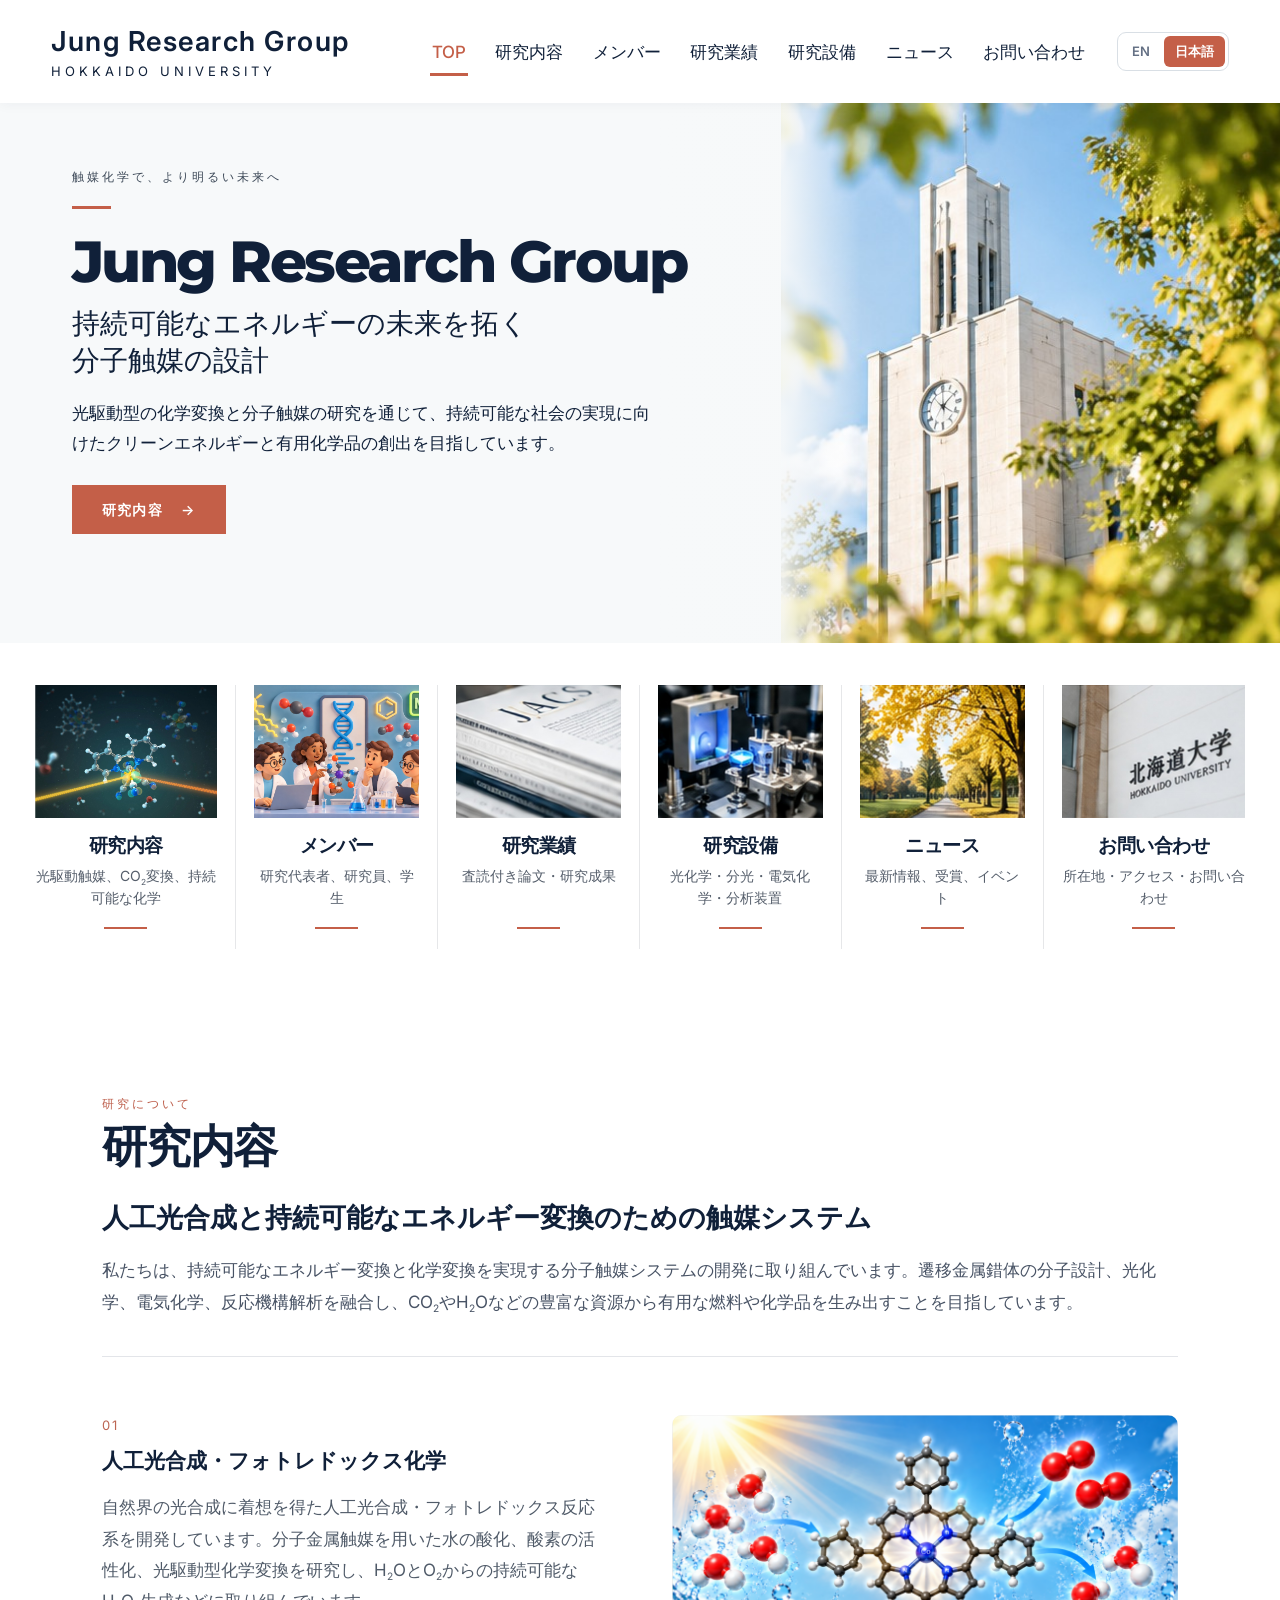
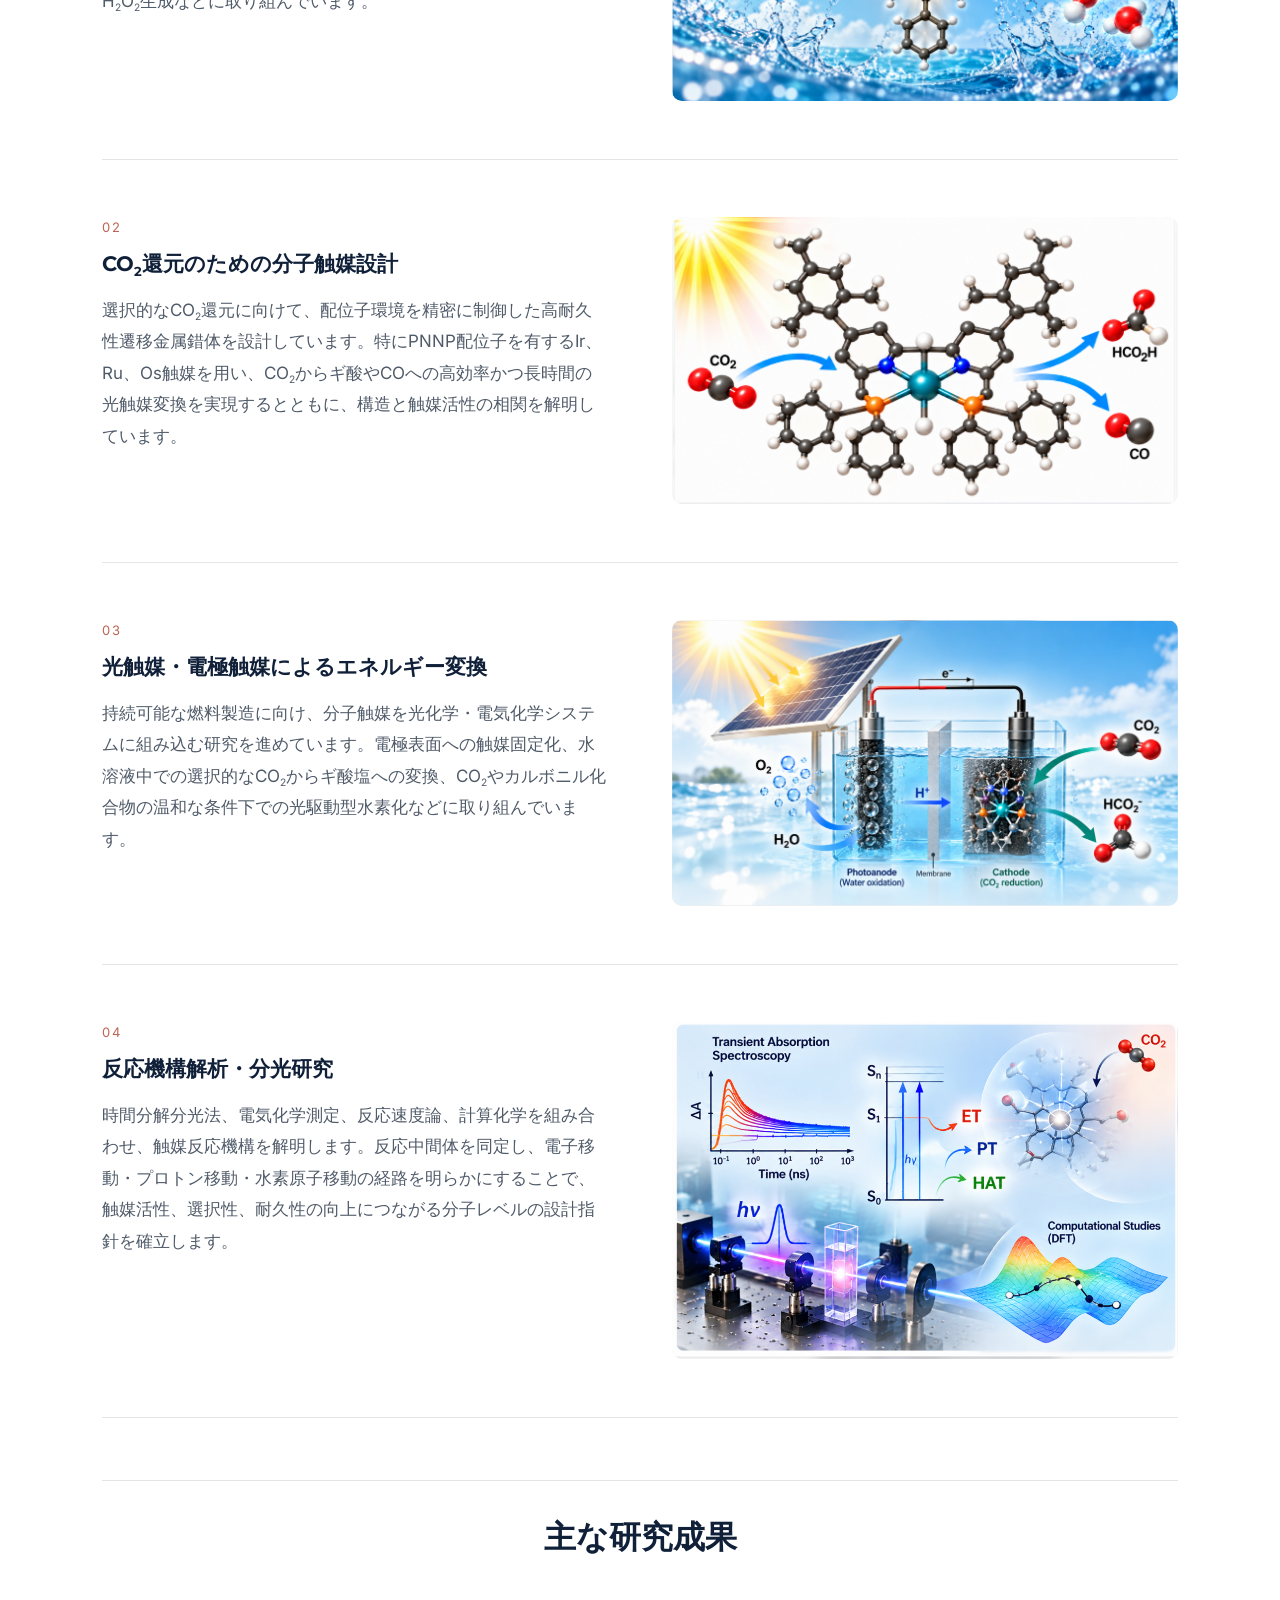
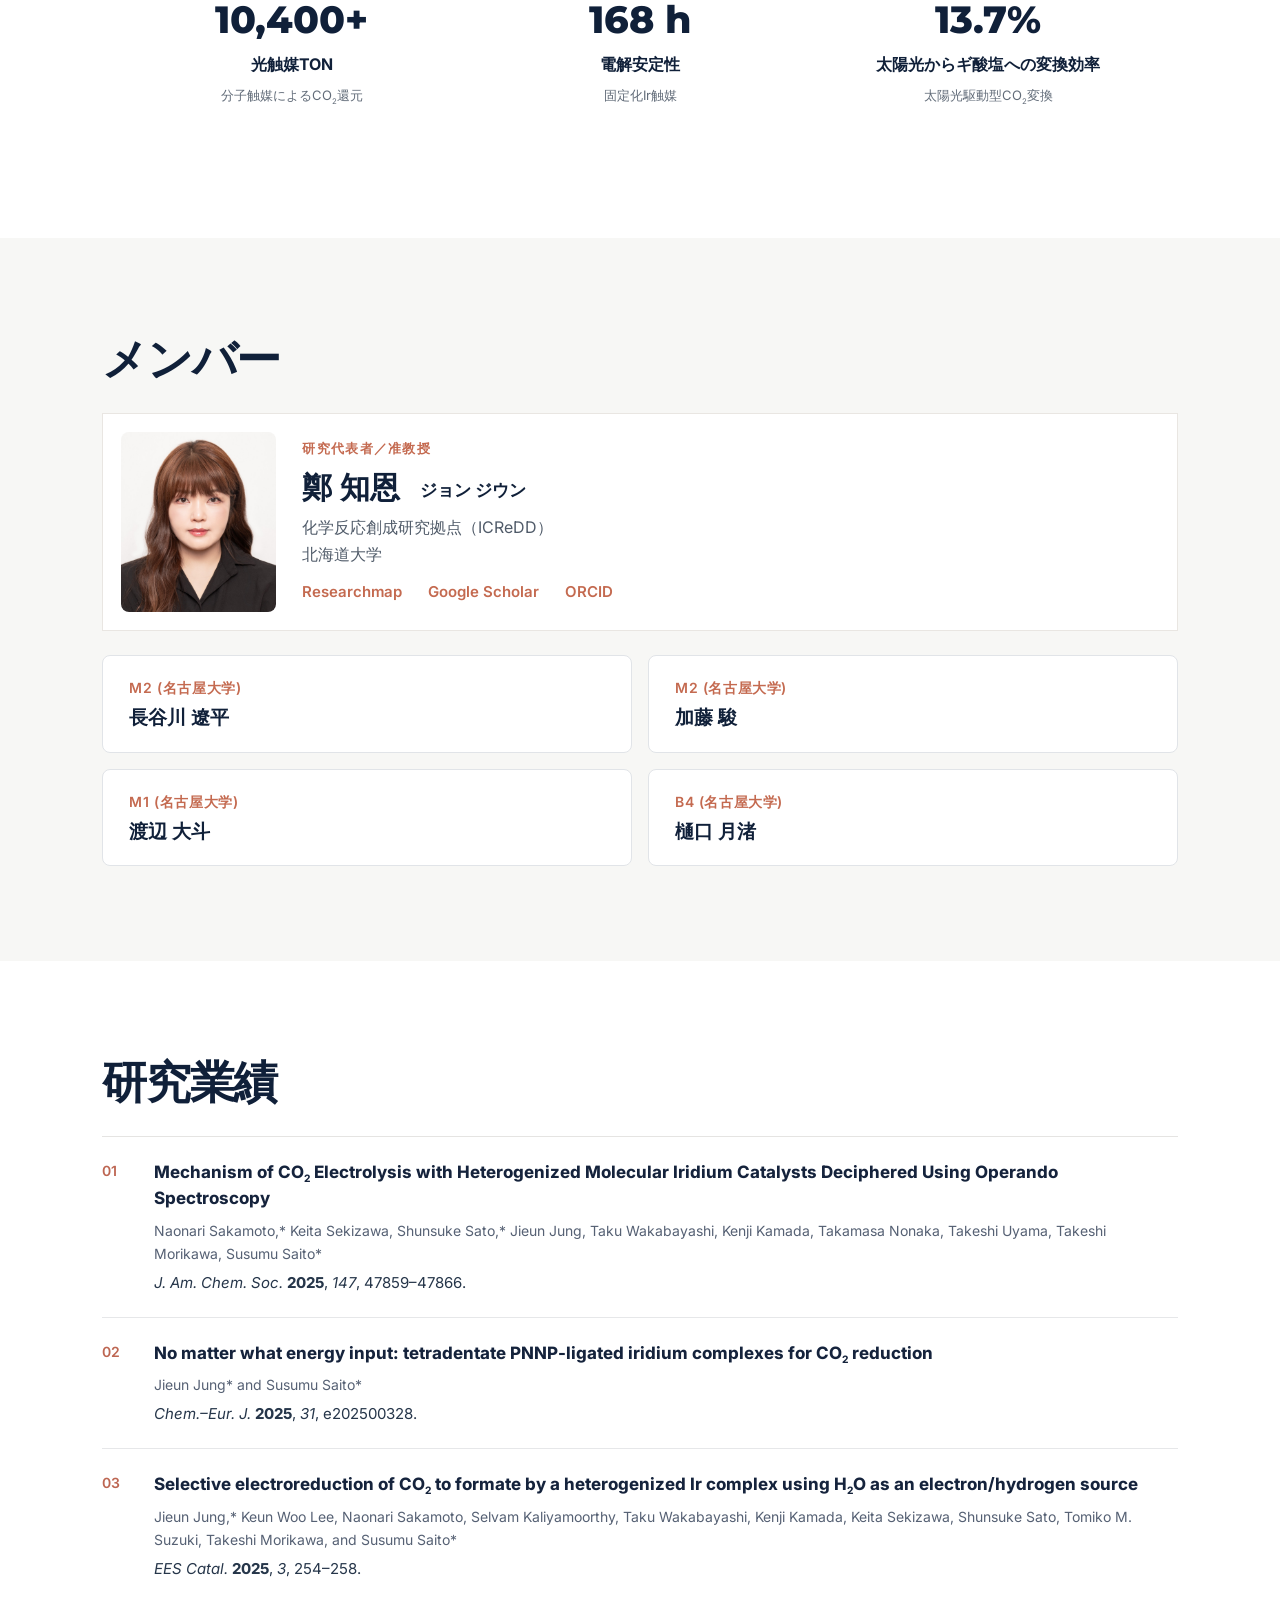
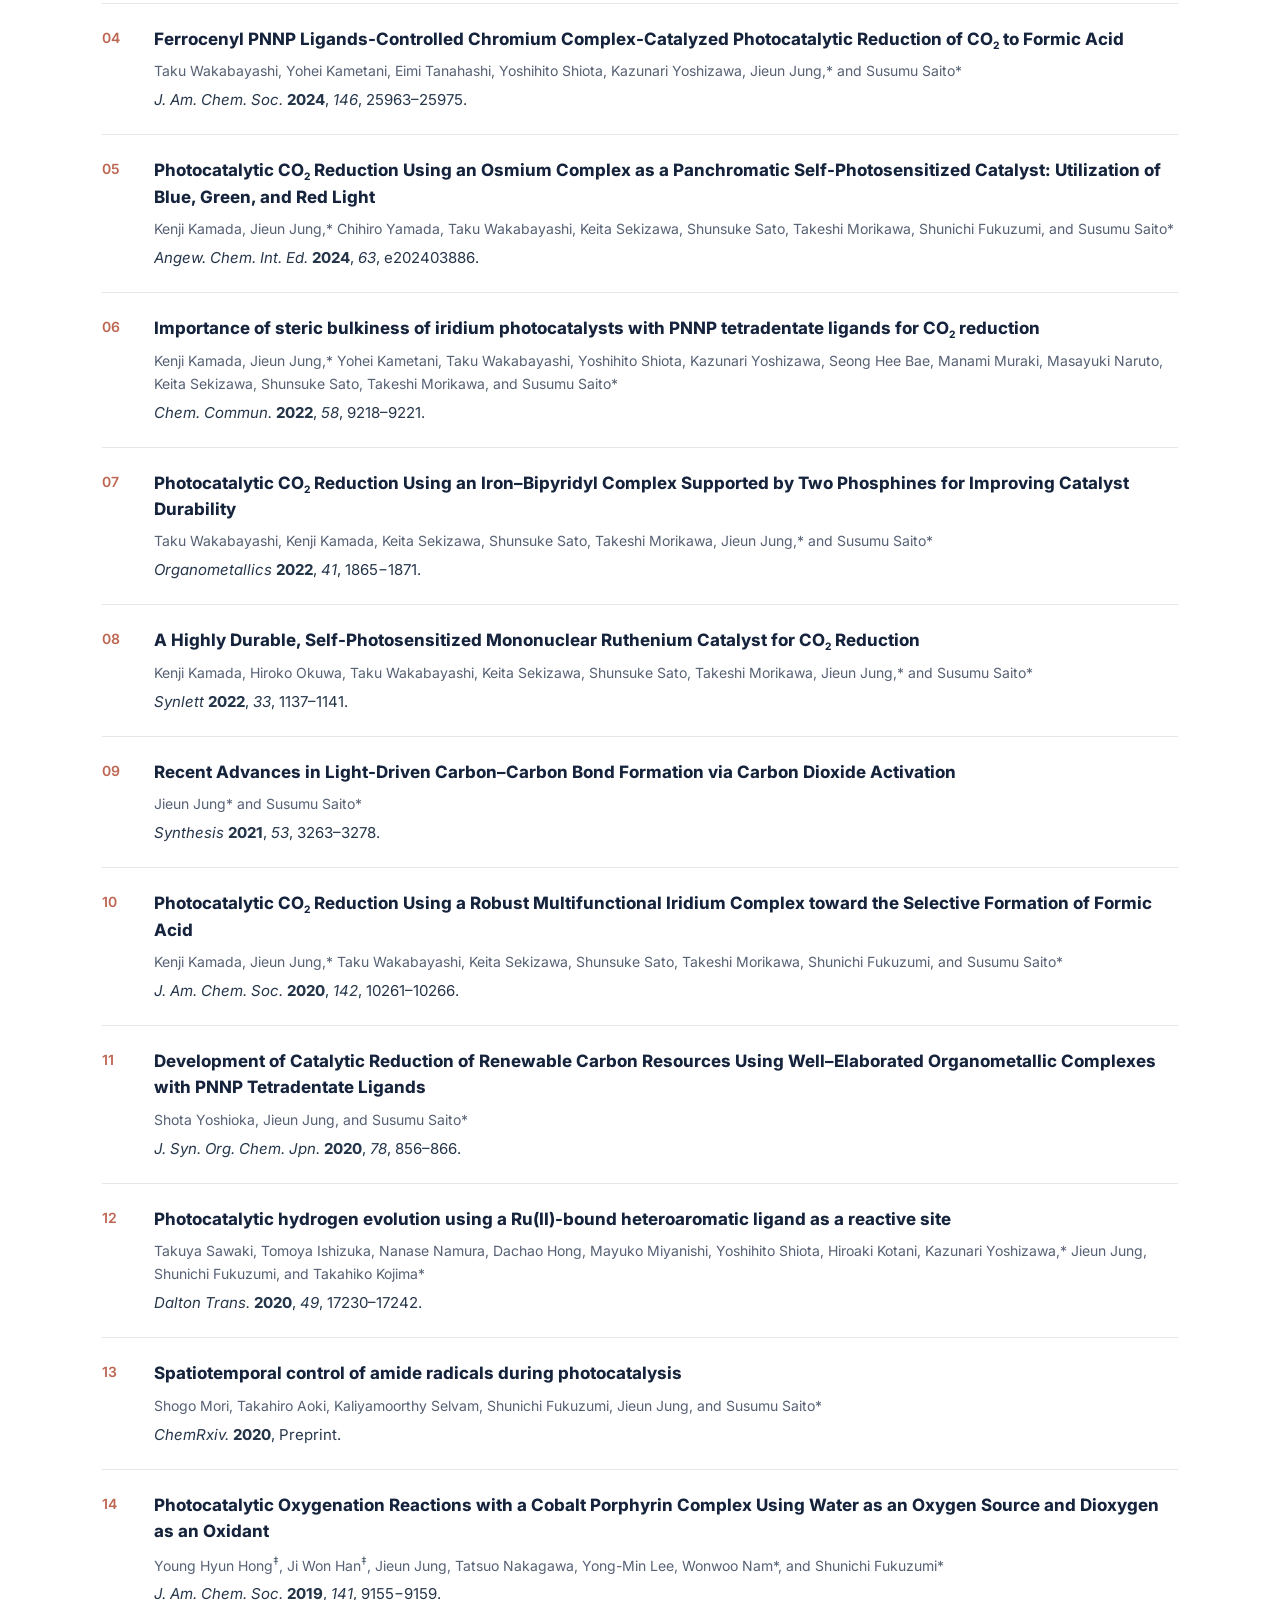
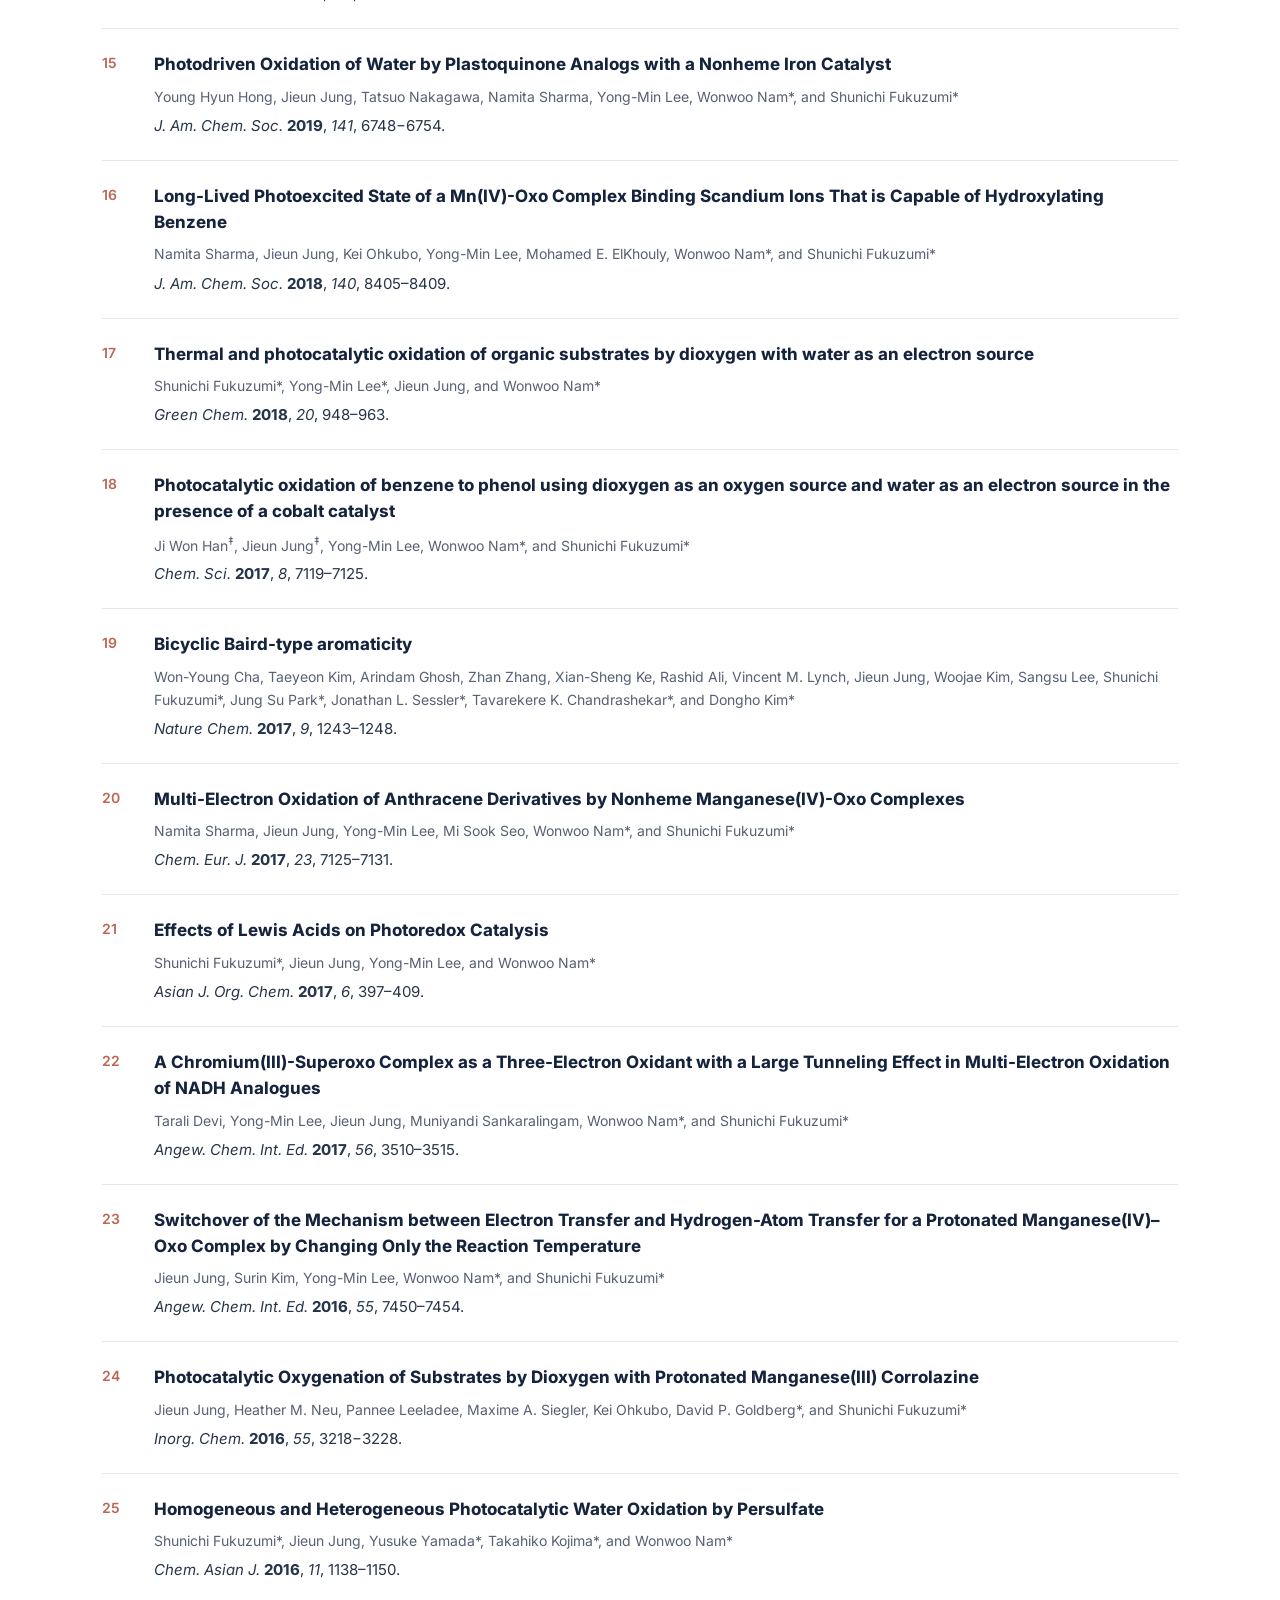
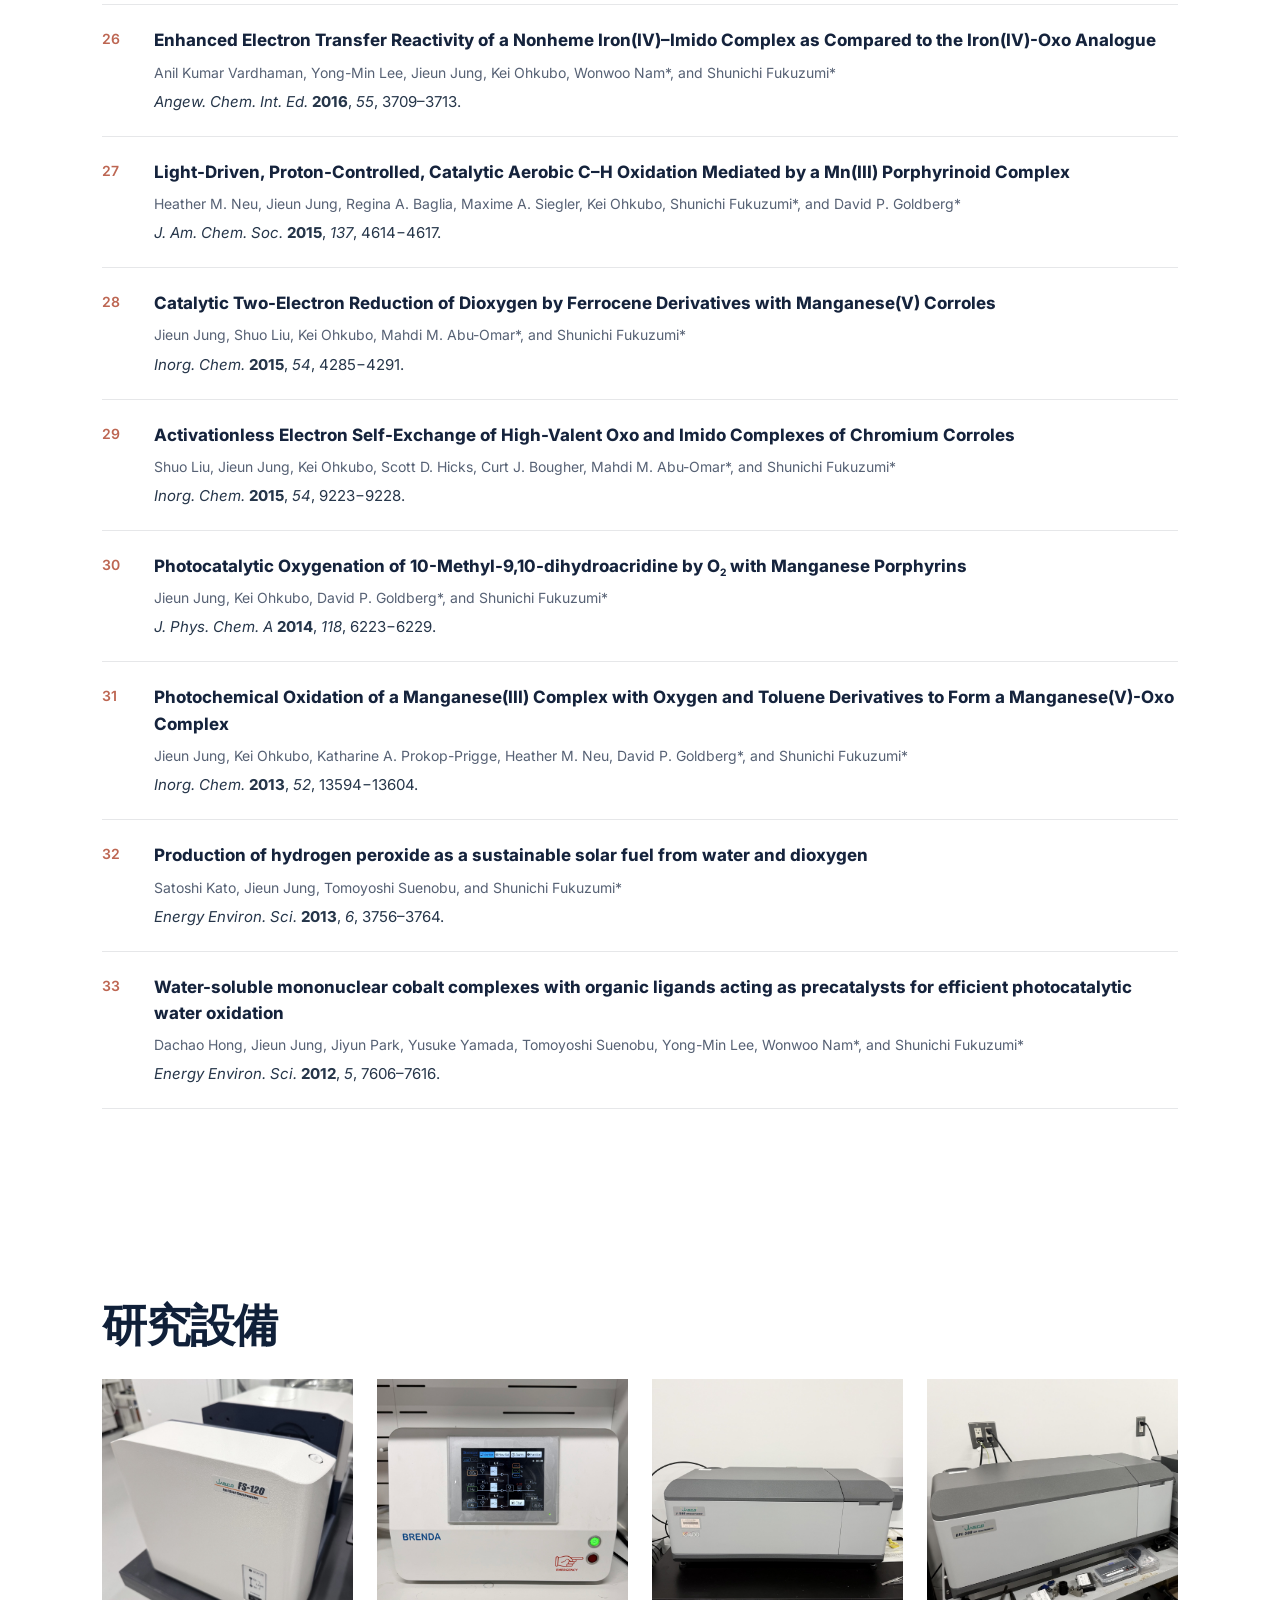
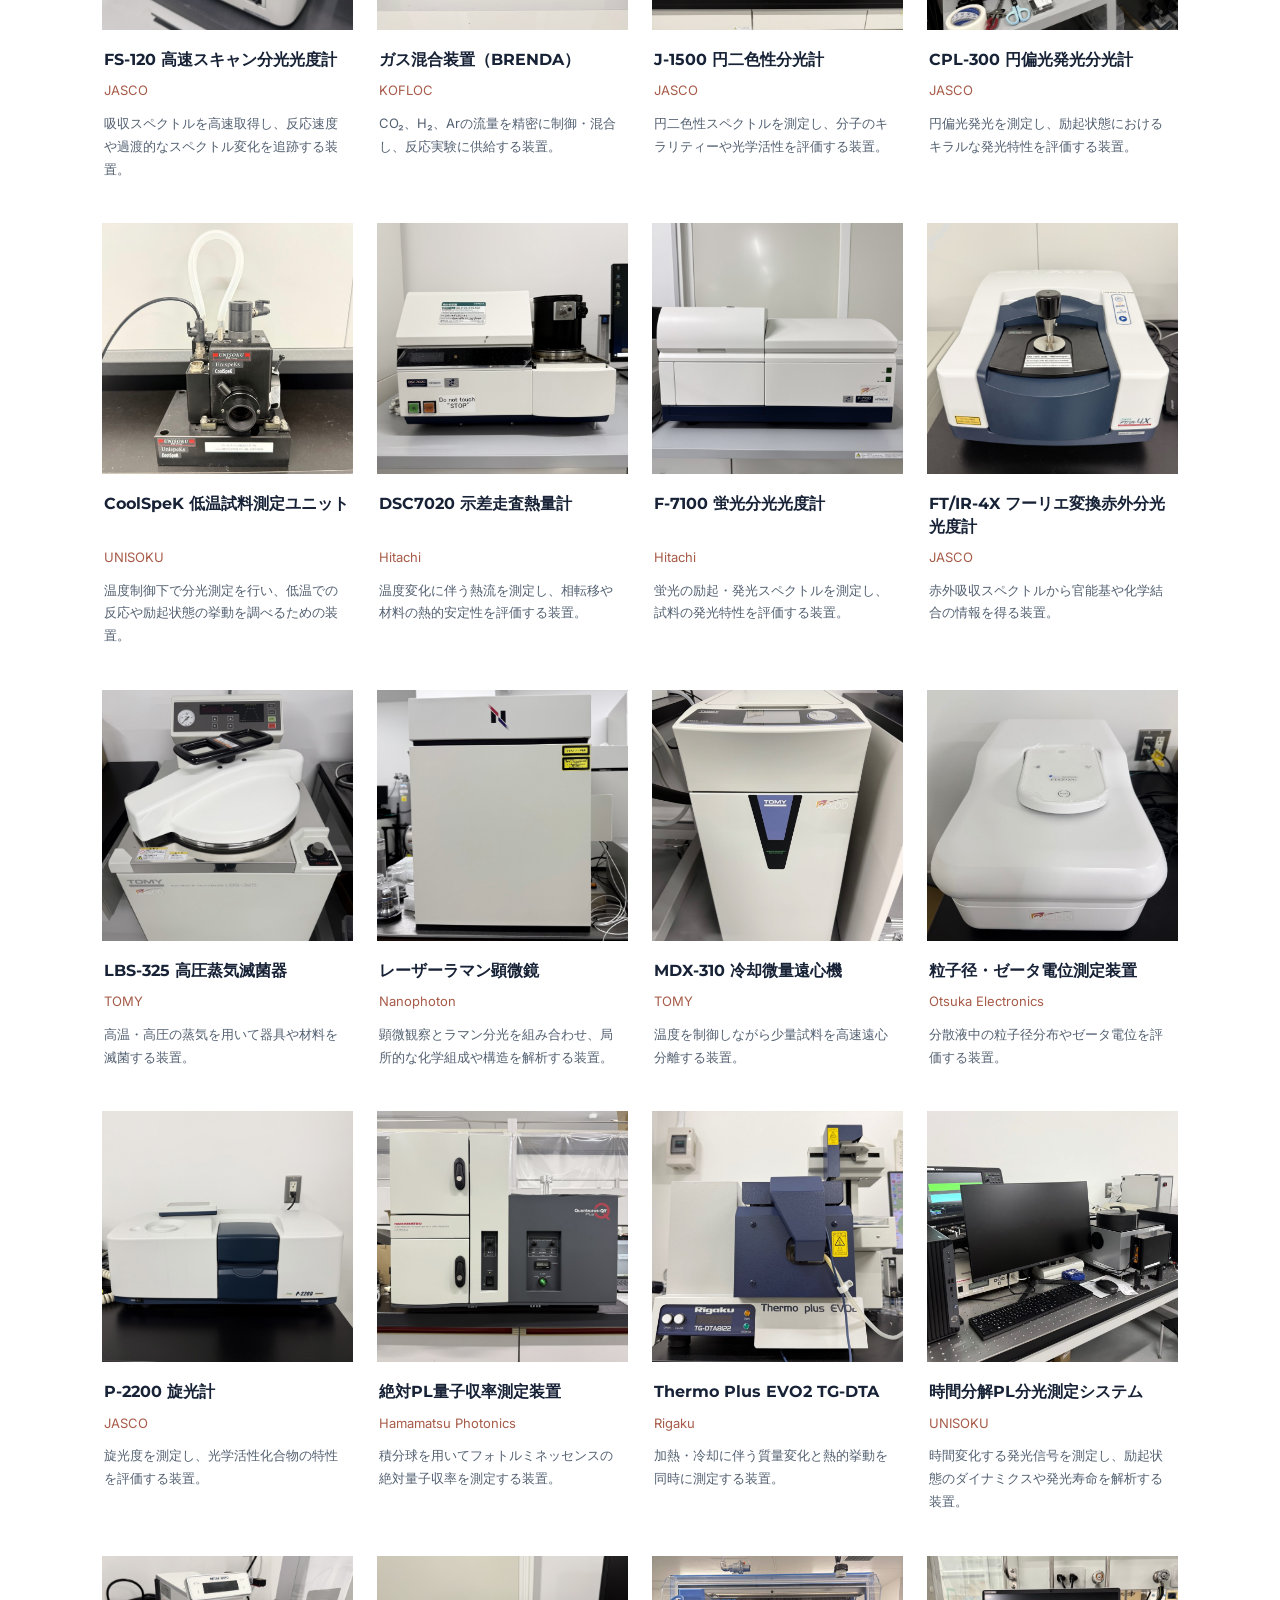
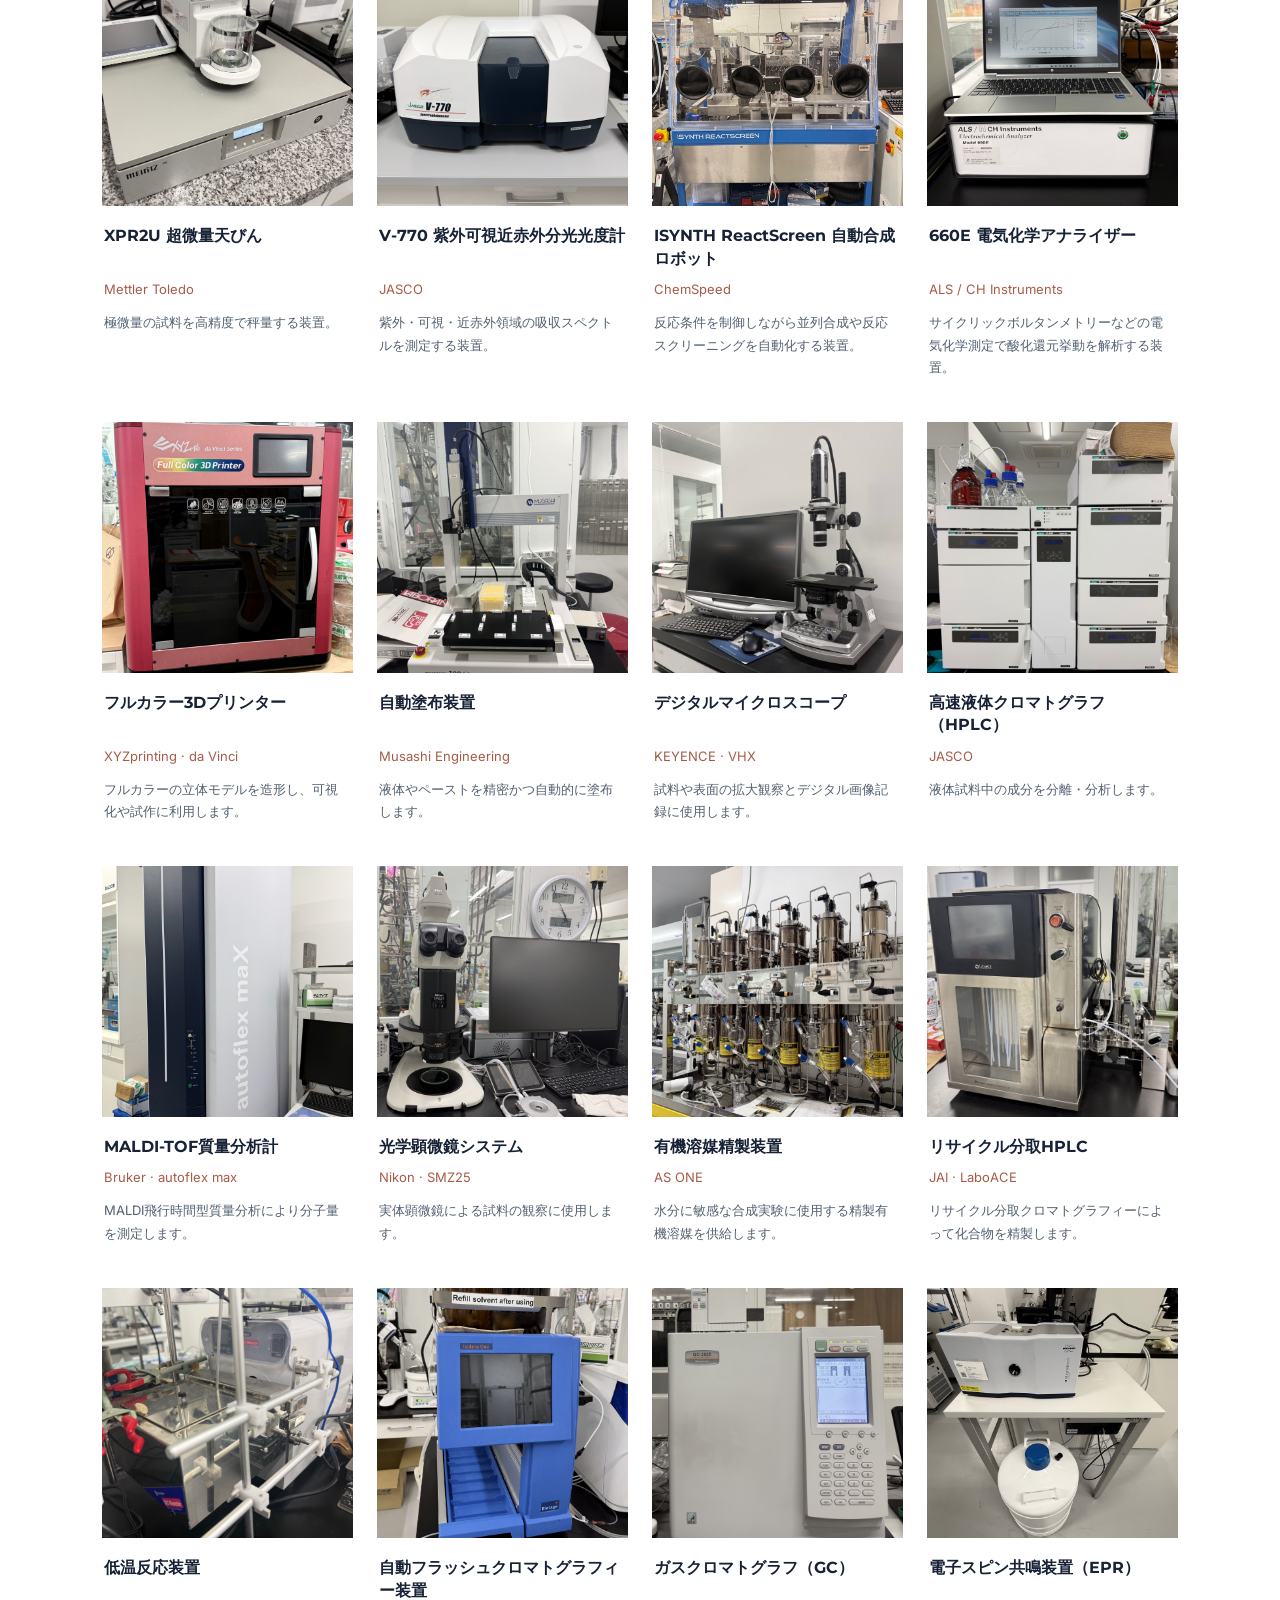
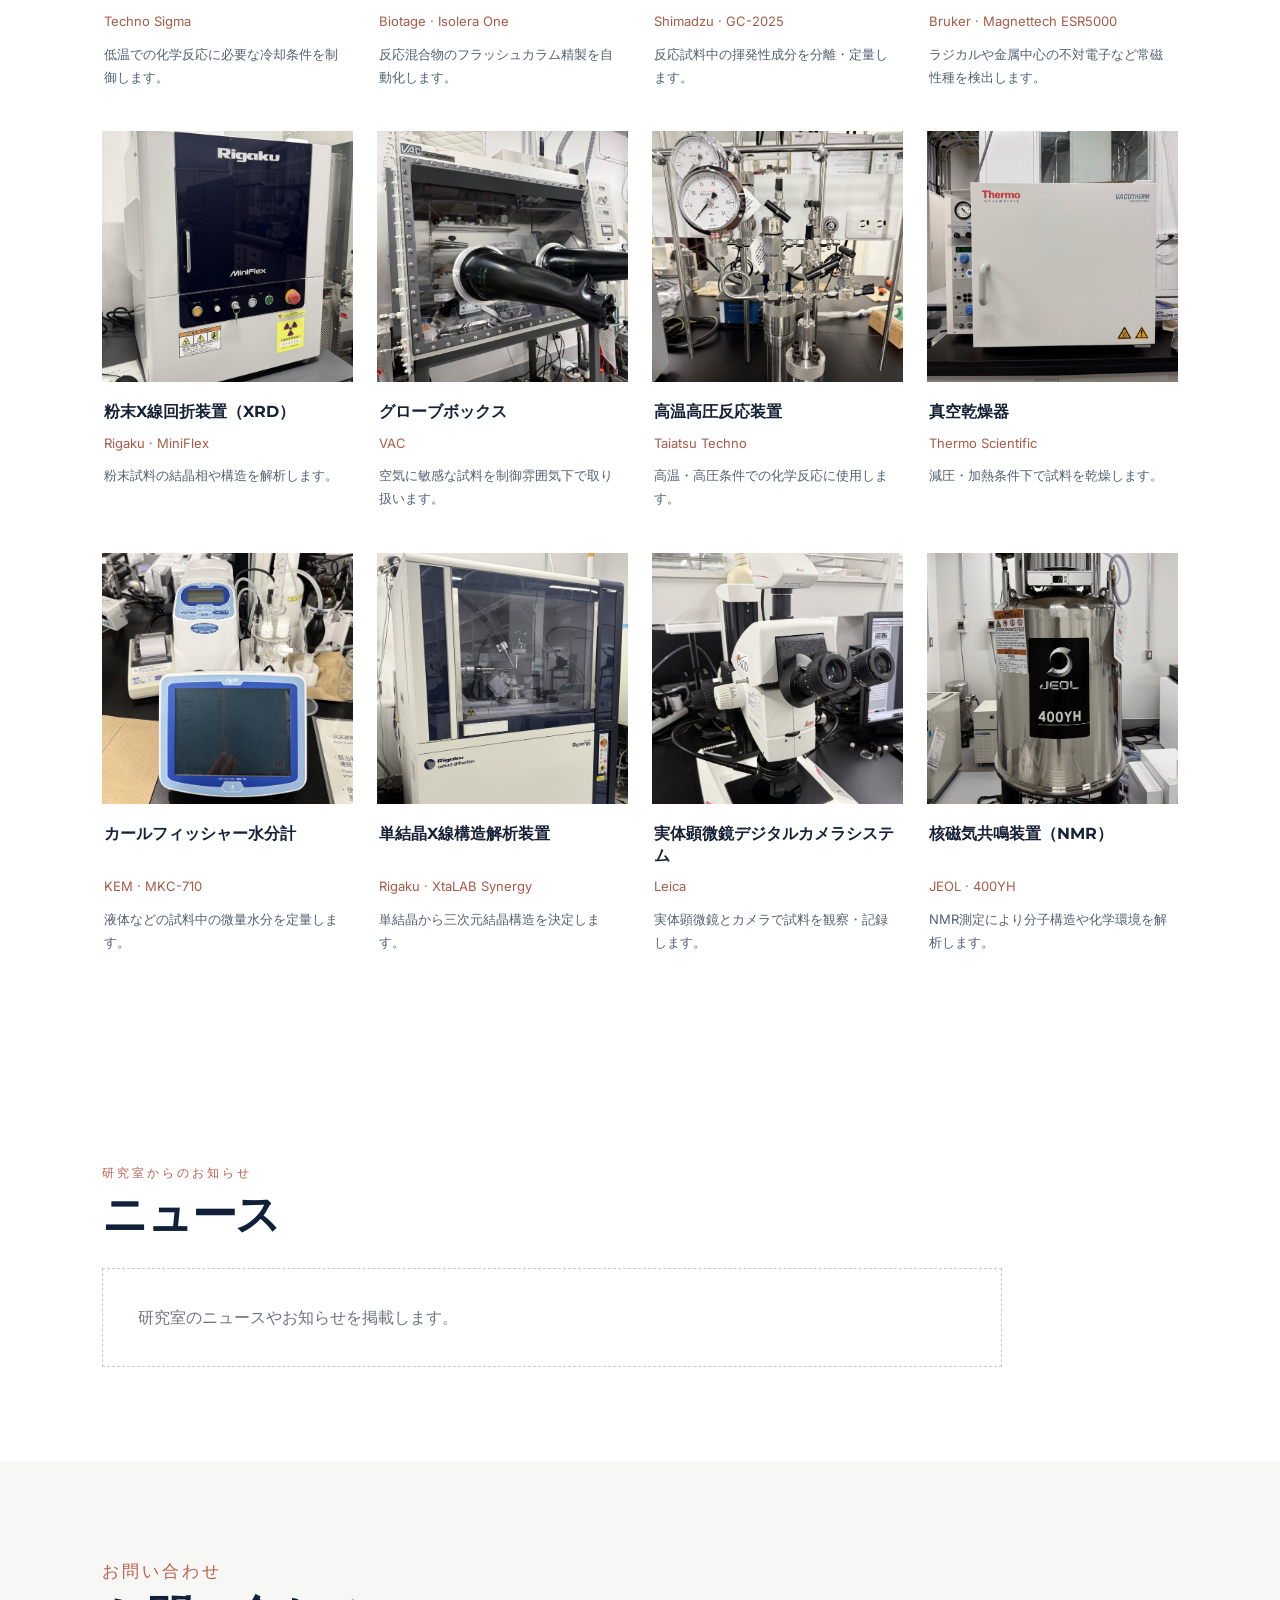
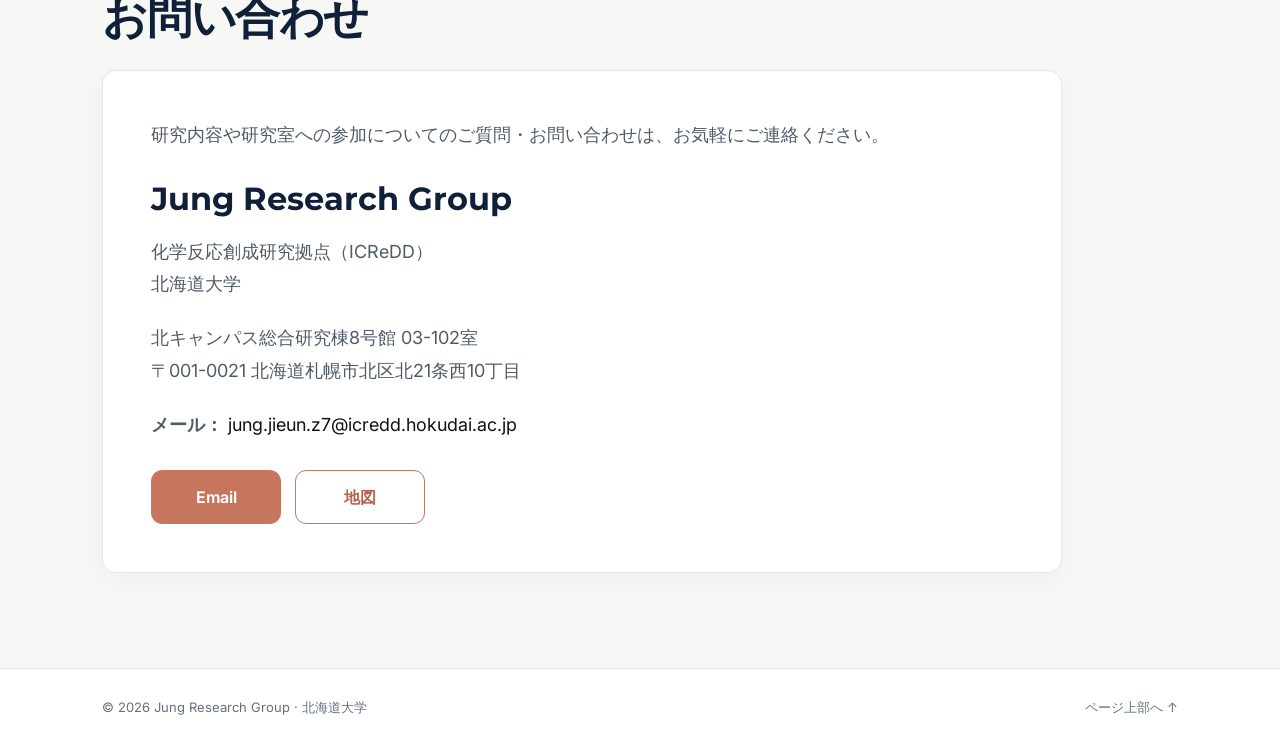
<file: index-ja.html>
<!DOCTYPE html>

<html lang="ja">
<head>
<meta charset="utf-8"/>
<meta content="width=device-width, initial-scale=1" name="viewport"/>
<meta content="北海道大学 Jung Research Group｜人工光合成、分子触媒、CO₂還元、持続可能なエネルギー変換の研究。" name="description"/>
<title>Jung Research Group | 北海道大学</title>
<link href="https://fonts.googleapis.com" rel="preconnect"/>
<link crossorigin="" href="https://fonts.gstatic.com" rel="preconnect"/>
<link href="https://fonts.googleapis.com/css2?family=Inter:wght@400;500;600;700&amp;family=Montserrat:wght@400;500;600;700;800&amp;display=swap" rel="stylesheet"/>
<link href="style.css" rel="stylesheet"/>
<script defer="" src="script.js"></script>
</head>
<body>
<header class="site-header">
<a aria-label="Jung Research Group, top" class="brand" href="#top">
<strong>Jung Research Group</strong>
<span>HOKKAIDO UNIVERSITY</span>
</a>
<button aria-controls="site-nav" aria-expanded="false" aria-label="メニューを開く" class="menu-toggle">☰</button>
<nav aria-label="メインナビゲーション" class="site-nav" id="site-nav">
<a class="active" href="#top">TOP</a>
<a href="#research">研究内容</a>
<a href="#members">メンバー</a>
<a href="#publications">研究業績</a>
<a href="#facilities">研究設備</a>
<a href="#news">ニュース</a>
<a href="#contact">お問い合わせ</a>
<div aria-label="Language selection" class="language-switch"><a href="index.html" lang="en">EN</a><a aria-current="page" href="index-ja.html" lang="ja">日本語</a></div></nav>
</header>
<main>
<section class="hero" id="top">
<div class="hero-copy">
<p class="eyebrow">触媒化学で、より明るい未来へ</p>
<span aria-hidden="true" class="short-line"></span>
<h1>Jung Research Group</h1>
<h2>持続可能なエネルギーの未来を拓く<br/>分子触媒の設計</h2>
<p class="hero-description">光駆動型の化学変換と分子触媒の研究を通じて、持続可能な社会の実現に向けたクリーンエネルギーと有用化学品の創出を目指しています。</p>
<a class="primary-button" href="#research">研究内容 <span aria-hidden="true">→</span></a>
</div>
<div aria-label="Illustrated Hokkaido University campus clock tower among autumn trees" class="hero-photo" role="img"></div>
</section>
<section aria-label="Explore the group" class="quick-links">
<a class="quick-card" href="#research"><img alt="Molecular illustration" src="assets/research.jpg"/><h3>研究内容</h3><p>光駆動触媒、CO<sub>2</sub>変換、持続可能な化学</p><span class="card-line"></span></a>
<a class="quick-card" href="#members"><img alt="Research laboratory sample vials" src="assets/members.jpg"/><h3>メンバー</h3><p>研究代表者、研究員、学生</p><span class="card-line"></span></a>
<a class="quick-card" href="#publications"><img alt="Scientific journals" src="assets/publications.jpg"/><h3>研究業績</h3><p>査読付き論文・研究成果</p><span class="card-line"></span></a>
<a class="quick-card" href="#facilities"><img alt="Scientific measurement equipment" src="assets/facilities.jpg"/><h3>研究設備</h3><p>光化学・分光・電気化学・分析装置</p><span class="card-line"></span></a>
<a class="quick-card" href="#news"><img alt="Autumn trees on campus" src="assets/news.jpg"/><h3>ニュース</h3><p>最新情報、受賞、イベント</p><span class="card-line"></span></a>
<a class="quick-card" href="#contact"><img alt="Hokkaido University sign" src="assets/contact.jpg"/><h3>お問い合わせ</h3><p>所在地・アクセス・お問い合わせ</p><span class="card-line"></span></a>
</section>
<section class="content-section" id="research"><div class="section-heading"><p class="eyebrow">研究について</p><h2>研究内容</h2></div><p class="research-tagline">人工光合成と持続可能なエネルギー変換のための触媒システム</p><p class="section-intro">私たちは、持続可能なエネルギー変換と化学変換を実現する分子触媒システムの開発に取り組んでいます。遷移金属錯体の分子設計、光化学、電気化学、反応機構解析を融合し、CO<sub>2</sub>やH<sub>2</sub>Oなどの豊富な資源から有用な燃料や化学品を生み出すことを目指しています。</p><div class="research-grid research-grid-four">
<article class="research-topic"><span class="item-number">01</span><h3>人工光合成・フォトレドックス化学</h3><img alt="Illustration of light-driven water and oxygen chemistry" loading="lazy" src="assets/artificial-photosynthesis.png"/><p>自然界の光合成に着想を得た人工光合成・フォトレドックス反応系を開発しています。分子金属触媒を用いた水の酸化、酸素の活性化、光駆動型化学変換を研究し、H<sub>2</sub>OとO<sub>2</sub>からの持続可能なH<sub>2</sub>O<sub>2</sub>生成などに取り組んでいます。</p></article>
<article class="research-topic"><span class="item-number">02</span><h3>CO<sub>2</sub>還元のための分子触媒設計</h3><img alt="Conceptual illustration of a molecular catalyst for carbon dioxide reduction" loading="lazy" src="assets/co2-molecular-catalyst.png"/><p>選択的なCO<sub>2</sub>還元に向けて、配位子環境を精密に制御した高耐久性遷移金属錯体を設計しています。特にPNNP配位子を有するIr、Ru、Os触媒を用い、CO<sub>2</sub>からギ酸やCOへの高効率かつ長時間の光触媒変換を実現するとともに、構造と触媒活性の相関を解明しています。</p></article>
<article class="research-topic"><span class="item-number">03</span><h3>光触媒・電極触媒によるエネルギー変換</h3><img alt="Conceptual illustration of photoelectrochemical energy conversion" loading="lazy" src="assets/research-03.png"/><p>持続可能な燃料製造に向け、分子触媒を光化学・電気化学システムに組み込む研究を進めています。電極表面への触媒固定化、水溶液中での選択的なCO<sub>2</sub>からギ酸塩への変換、CO<sub>2</sub>やカルボニル化合物の温和な条件下での光駆動型水素化などに取り組んでいます。</p></article>
<article class="research-topic"><span class="item-number">04</span><h3>反応機構解析・分光研究</h3><img alt="Conceptual transient spectroscopy and reaction mechanism illustration" loading="lazy" src="assets/research-04.png"/><p>時間分解分光法、電気化学測定、反応速度論、計算化学を組み合わせ、触媒反応機構を解明します。反応中間体を同定し、電子移動・プロトン移動・水素原子移動の経路を明らかにすることで、触媒活性、選択性、耐久性の向上につながる分子レベルの設計指針を確立します。</p></article>
</div><div class="research-highlights"><h3>主な研究成果</h3><div class="highlight-grid"><div><strong>10,400+</strong><span>光触媒TON</span><small>分子触媒によるCO<sub>2</sub>還元</small></div><div><strong>168 h</strong><span>電解安定性</span><small>固定化Ir触媒</small></div><div><strong>13.7%</strong><span>太陽光からギ酸塩への変換効率</span><small>太陽光駆動型CO<sub>2</sub>変換</small></div></div></div></section>
<section class="content-section tinted" id="members">
<div class="section-heading"><h2>メンバー</h2></div>
<div class="member-panel pi-card">
<img alt="Portrait of Jieun Jung" class="pi-photo" src="assets/jieun-jung.jpg"/>
<div class="member-details">
<p class="member-role">研究代表者／准教授</p>
<h3 class="pi-name">鄭 知恩 <span class="pi-name-local">ジョン ジウン</span></h3>
<p>化学反応創成研究拠点（ICReDD）<br/>北海道大学</p>
<div aria-label="Research profiles" class="profile-links">
<a href="https://researchmap.jp/7000027022" rel="noopener noreferrer" target="_blank">Researchmap</a>
<a href="https://scholar.google.com/citations?user=-28BXMIAAAAJ&amp;hl=ko" rel="noopener noreferrer" target="_blank">Google Scholar</a>
<a href="https://orcid.org/0000-0002-5310-8643" rel="noopener noreferrer" target="_blank">ORCID</a>
</div>
</div>
</div>
<div class="student-grid">
<article class="student-card"><p class="student-role">M2 (名古屋大学)</p><h4>長谷川 遼平</h4></article>
<article class="student-card"><p class="student-role">M2 (名古屋大学)</p><h4>加藤 駿</h4></article>
<article class="student-card"><p class="student-role">M1 (名古屋大学)</p><h4>渡辺 大斗</h4></article>
<article class="student-card"><p class="student-role">B4 (名古屋大学)</p><h4>樋口 月渚</h4></article>
</div>
</section>
<section class="content-section" id="publications">
<div class="section-heading"><h2>研究業績</h2></div>
<div class="publication-list">
<article class="publication-entry"><span class="publication-number">01</span><div class="publication-body"><p class="pub-title"><a class="publication-title-link" href="https://pubs.acs.org/jacsat/article/147/51/47859/3739655/Mechanism-of-CO2-Electrolysis-with-Heterogenized" rel="noopener noreferrer" target="_blank">Mechanism of CO<sub>2</sub> Electrolysis with Heterogenized Molecular Iridium Catalysts Deciphered Using Operando Spectroscopy</a></p><p class="pub-authors">Naonari Sakamoto,* Keita Sekizawa, Shunsuke Sato,* Jieun Jung, Taku Wakabayashi, Kenji Kamada, Takamasa Nonaka, Takeshi Uyama, Takeshi Morikawa, Susumu Saito*</p><p class="pub-citation"><em class="journal-name">J. Am. Chem. Soc.</em> <strong>2025</strong>, <em>147</em>, 47859–47866.</p></div></article>
<article class="publication-entry"><span class="publication-number">02</span><div class="publication-body"><p class="pub-title"><a class="publication-title-link" href="https://doi.org/10.1002/chem.202500328" rel="noopener noreferrer" target="_blank">No matter what energy input: tetradentate PNNP-ligated iridium complexes for CO<sub>2</sub> reduction</a></p><p class="pub-authors">Jieun Jung* and Susumu Saito*</p><p class="pub-citation"><em class="journal-name">Chem.–Eur. J.</em> <strong>2025</strong>, <em>31</em>, e202500328.</p></div></article>
<article class="publication-entry"><span class="publication-number">03</span><div class="publication-body"><p class="pub-title"><a class="publication-title-link" href="https://doi.org/10.1039/D4EY00261J" rel="noopener noreferrer" target="_blank">Selective electroreduction of CO<sub>2</sub> to formate by a heterogenized Ir complex using H<sub>2</sub>O as an electron/hydrogen source</a></p><p class="pub-authors">Jieun Jung,* Keun Woo Lee, Naonari Sakamoto, Selvam Kaliyamoorthy, Taku Wakabayashi, Kenji Kamada, Keita Sekizawa, Shunsuke Sato, Tomiko M. Suzuki, Takeshi Morikawa, and Susumu Saito*</p><p class="pub-citation"><em class="journal-name">EES Catal.</em> <strong>2025</strong>, <em>3</em>, 254–258.</p></div></article>
<article class="publication-entry"><span class="publication-number">04</span><div class="publication-body"><p class="pub-title"><a class="publication-title-link" href="https://doi.org/10.1021/jacs.4c03683" rel="noopener noreferrer" target="_blank">Ferrocenyl PNNP Ligands-Controlled Chromium Complex-Catalyzed Photocatalytic Reduction of CO<sub>2</sub> to Formic Acid</a></p><p class="pub-authors">Taku Wakabayashi, Yohei Kametani, Eimi Tanahashi, Yoshihito Shiota, Kazunari Yoshizawa, Jieun Jung,* and Susumu Saito*</p><p class="pub-citation"><em class="journal-name">J. Am. Chem. Soc.</em> <strong>2024</strong>, <em>146</em>, 25963–25975.</p></div></article>
<article class="publication-entry"><span class="publication-number">05</span><div class="publication-body"><p class="pub-title"><a class="publication-title-link" href="https://doi.org/10.1002/anie.202403886" rel="noopener noreferrer" target="_blank">Photocatalytic CO<sub>2</sub> Reduction Using an Osmium Complex as a Panchromatic Self-Photosensitized Catalyst: Utilization of Blue, Green, and Red Light</a></p><p class="pub-authors">Kenji Kamada, Jieun Jung,* Chihiro Yamada, Taku Wakabayashi, Keita Sekizawa, Shunsuke Sato, Takeshi Morikawa, Shunichi Fukuzumi, and Susumu Saito*</p><p class="pub-citation"><em class="journal-name">Angew. Chem. Int. Ed.</em> <strong>2024</strong>, <em>63</em>, e202403886.</p></div></article>
<article class="publication-entry"><span class="publication-number">06</span><div class="publication-body"><p class="pub-title"><a class="publication-title-link" href="https://doi.org/10.1039/d2cc01701f" rel="noopener noreferrer" target="_blank">Importance of steric bulkiness of iridium photocatalysts with PNNP tetradentate ligands for CO<sub>2</sub> reduction</a></p><p class="pub-authors">Kenji Kamada, Jieun Jung,* Yohei Kametani, Taku Wakabayashi, Yoshihito Shiota, Kazunari Yoshizawa, Seong Hee Bae, Manami Muraki, Masayuki Naruto, Keita Sekizawa, Shunsuke Sato, Takeshi Morikawa, and Susumu Saito*</p><p class="pub-citation"><em class="journal-name">Chem. Commun.</em> <strong>2022</strong>, <em>58</em>, 9218–9221.</p></div></article>
<article class="publication-entry"><span class="publication-number">07</span><div class="publication-body"><p class="pub-title"><a class="publication-title-link" href="https://doi.org/10.1021/acs.organomet.2c00171" rel="noopener noreferrer" target="_blank">Photocatalytic CO<sub>2</sub> Reduction Using an Iron–Bipyridyl Complex Supported by Two Phosphines for Improving Catalyst Durability</a></p><p class="pub-authors">Taku Wakabayashi, Kenji Kamada, Keita Sekizawa, Shunsuke Sato, Takeshi Morikawa, Jieun Jung,* and Susumu Saito*</p><p class="pub-citation"><em class="journal-name">Organometallics</em> <strong>2022</strong>, <em>41</em>, 1865−1871.</p></div></article>
<article class="publication-entry"><span class="publication-number">08</span><div class="publication-body"><p class="pub-title"><a class="publication-title-link" href="https://doi.org/10.1055/a-1709-0280" rel="noopener noreferrer" target="_blank">A Highly Durable, Self-Photosensitized Mononuclear Ruthenium Catalyst for CO<sub>2</sub> Reduction</a></p><p class="pub-authors">Kenji Kamada, Hiroko Okuwa, Taku Wakabayashi, Keita Sekizawa, Shunsuke Sato, Takeshi Morikawa, Jieun Jung,* and Susumu Saito*</p><p class="pub-citation"><em class="journal-name">Synlett</em> <strong>2022</strong>, <em>33</em>, 1137–1141.</p></div></article>
<article class="publication-entry"><span class="publication-number">09</span><div class="publication-body"><p class="pub-title"><a class="publication-title-link" href="https://doi.org/10.1055/a-1577-5947" rel="noopener noreferrer" target="_blank">Recent Advances in Light-Driven Carbon–Carbon Bond Formation via Carbon Dioxide Activation</a></p><p class="pub-authors">Jieun Jung* and Susumu Saito*</p><p class="pub-citation"><em class="journal-name">Synthesis</em> <strong>2021</strong>, <em>53</em>, 3263–3278.</p></div></article>
<article class="publication-entry"><span class="publication-number">10</span><div class="publication-body"><p class="pub-title"><a class="publication-title-link" href="https://doi.org/10.1021/jacs.0c03097" rel="noopener noreferrer" target="_blank">Photocatalytic CO<sub>2</sub> Reduction Using a Robust Multifunctional Iridium Complex toward the Selective Formation of Formic Acid</a></p><p class="pub-authors">Kenji Kamada, Jieun Jung,* Taku Wakabayashi, Keita Sekizawa, Shunsuke Sato, Takeshi Morikawa, Shunichi Fukuzumi, and Susumu Saito*</p><p class="pub-citation"><em class="journal-name">J. Am. Chem. Soc.</em> <strong>2020</strong>, <em>142</em>, 10261–10266.</p></div></article>
<article class="publication-entry"><span class="publication-number">11</span><div class="publication-body"><p class="pub-title"><a class="publication-title-link" href="https://doi.org/10.5059/yukigoseikyokaishi.78.856" rel="noopener noreferrer" target="_blank">Development of Catalytic Reduction of Renewable Carbon Resources Using Well–Elaborated Organometallic Complexes with PNNP Tetradentate Ligands</a></p><p class="pub-authors">Shota Yoshioka, Jieun Jung, and Susumu Saito*</p><p class="pub-citation"><em class="journal-name">J. Syn. Org. Chem. Jpn.</em> <strong>2020</strong>, <em>78</em>, 856–866.</p></div></article>
<article class="publication-entry"><span class="publication-number">12</span><div class="publication-body"><p class="pub-title"><a class="publication-title-link" href="https://doi.org/10.1039/d0dt03546g" rel="noopener noreferrer" target="_blank">Photocatalytic hydrogen evolution using a Ru(II)-bound heteroaromatic ligand as a reactive site</a></p><p class="pub-authors">Takuya Sawaki, Tomoya Ishizuka, Nanase Namura, Dachao Hong, Mayuko Miyanishi, Yoshihito Shiota, Hiroaki Kotani, Kazunari Yoshizawa,* Jieun Jung, Shunichi Fukuzumi, and Takahiko Kojima*</p><p class="pub-citation"><em class="journal-name">Dalton Trans.</em> <strong>2020</strong>, <em>49</em>, 17230–17242.</p></div></article>
<article class="publication-entry"><span class="publication-number">13</span><div class="publication-body"><p class="pub-title"><a class="publication-title-link" href="https://doi.org/10.26434/chemrxiv.12040146.v1" rel="noopener noreferrer" target="_blank">Spatiotemporal control of amide radicals during photocatalysis</a></p><p class="pub-authors">Shogo Mori, Takahiro Aoki, Kaliyamoorthy Selvam, Shunichi Fukuzumi, Jieun Jung, and Susumu Saito*</p><p class="pub-citation"><em class="journal-name">ChemRxiv.</em> <strong>2020</strong>, Preprint.</p></div></article>
<article class="publication-entry"><span class="publication-number">14</span><div class="publication-body"><p class="pub-title"><a class="publication-title-link" href="https://doi.org/10.1021/jacs.9b02864" rel="noopener noreferrer" target="_blank">Photocatalytic Oxygenation Reactions with a Cobalt Porphyrin Complex Using Water as an Oxygen Source and Dioxygen as an Oxidant</a></p><p class="pub-authors">Young Hyun Hong<sup>‡</sup>, Ji Won Han<sup>‡</sup>, Jieun Jung, Tatsuo Nakagawa, Yong-Min Lee, Wonwoo Nam*, and Shunichi Fukuzumi*</p><p class="pub-citation"><em class="journal-name">J. Am. Chem. Soc.</em> <strong>2019</strong>, <em>141</em>, 9155−9159.</p></div></article>
<article class="publication-entry"><span class="publication-number">15</span><div class="publication-body"><p class="pub-title"><a class="publication-title-link" href="https://doi.org/10.1021/jacs.9b02517" rel="noopener noreferrer" target="_blank">Photodriven Oxidation of Water by Plastoquinone Analogs with a Nonheme Iron Catalyst</a></p><p class="pub-authors">Young Hyun Hong, Jieun Jung, Tatsuo Nakagawa, Namita Sharma, Yong-Min Lee, Wonwoo Nam*, and Shunichi Fukuzumi*</p><p class="pub-citation"><em class="journal-name">J. Am. Chem. Soc.</em> <strong>2019</strong>, <em>141</em>, 6748−6754.</p></div></article>
<article class="publication-entry"><span class="publication-number">16</span><div class="publication-body"><p class="pub-title"><a class="publication-title-link" href="https://doi.org/10.1021/jacs.8b04904" rel="noopener noreferrer" target="_blank">Long-Lived Photoexcited State of a Mn(IV)-Oxo Complex Binding Scandium Ions That is Capable of Hydroxylating Benzene</a></p><p class="pub-authors">Namita Sharma, Jieun Jung, Kei Ohkubo, Yong-Min Lee, Mohamed E. ElKhouly, Wonwoo Nam*, and Shunichi Fukuzumi*</p><p class="pub-citation"><em class="journal-name">J. Am. Chem. Soc.</em> <strong>2018</strong>, <em>140</em>, 8405–8409.</p></div></article>
<article class="publication-entry"><span class="publication-number">17</span><div class="publication-body"><p class="pub-title"><a class="publication-title-link" href="https://doi.org/10.1039/c7gc03387g" rel="noopener noreferrer" target="_blank">Thermal and photocatalytic oxidation of organic substrates by dioxygen with water as an electron source</a></p><p class="pub-authors">Shunichi Fukuzumi*, Yong-Min Lee*, Jieun Jung, and Wonwoo Nam*</p><p class="pub-citation"><em class="journal-name">Green Chem.</em> <strong>2018</strong>, <em>20</em>, 948–963.</p></div></article>
<article class="publication-entry"><span class="publication-number">18</span><div class="publication-body"><p class="pub-title"><a class="publication-title-link" href="https://doi.org/10.1039/c7sc02495a" rel="noopener noreferrer" target="_blank">Photocatalytic oxidation of benzene to phenol using dioxygen as an oxygen source and water as an electron source in the presence of a cobalt catalyst</a></p><p class="pub-authors">Ji Won Han<sup>‡</sup>, Jieun Jung<sup>‡</sup>, Yong-Min Lee, Wonwoo Nam*, and Shunichi Fukuzumi*</p><p class="pub-citation"><em class="journal-name">Chem. Sci.</em> <strong>2017</strong>, <em>8</em>, 7119–7125.</p></div></article>
<article class="publication-entry"><span class="publication-number">19</span><div class="publication-body"><p class="pub-title"><a class="publication-title-link" href="https://doi.org/10.1038/nchem.2834" rel="noopener noreferrer" target="_blank">Bicyclic Baird-type aromaticity</a></p><p class="pub-authors">Won-Young Cha, Taeyeon Kim, Arindam Ghosh, Zhan Zhang, Xian-Sheng Ke, Rashid Ali, Vincent M. Lynch, Jieun Jung, Woojae Kim, Sangsu Lee, Shunichi Fukuzumi*, Jung Su Park*, Jonathan L. Sessler*, Tavarekere K. Chandrashekar*, and Dongho Kim*</p><p class="pub-citation"><em class="journal-name">Nature Chem.</em> <strong>2017</strong>, <em>9</em>, 1243–1248.</p></div></article>
<article class="publication-entry"><span class="publication-number">20</span><div class="publication-body"><p class="pub-title"><a class="publication-title-link" href="https://doi.org/10.1002/chem.201700666" rel="noopener noreferrer" target="_blank">Multi-Electron Oxidation of Anthracene Derivatives by Nonheme Manganese(IV)-Oxo Complexes</a></p><p class="pub-authors">Namita Sharma, Jieun Jung, Yong-Min Lee, Mi Sook Seo, Wonwoo Nam*, and Shunichi Fukuzumi*</p><p class="pub-citation"><em class="journal-name">Chem. Eur. J.</em> <strong>2017</strong>, <em>23</em>, 7125–7131.</p></div></article>
<article class="publication-entry"><span class="publication-number">21</span><div class="publication-body"><p class="pub-title"><a class="publication-title-link" href="https://doi.org/10.1002/ajoc.201600576" rel="noopener noreferrer" target="_blank">Effects of Lewis Acids on Photoredox Catalysis</a></p><p class="pub-authors">Shunichi Fukuzumi*, Jieun Jung, Yong-Min Lee, and Wonwoo Nam*</p><p class="pub-citation"><em class="journal-name">Asian J. Org. Chem.</em> <strong>2017</strong>, <em>6</em>, 397–409.</p></div></article>
<article class="publication-entry"><span class="publication-number">22</span><div class="publication-body"><p class="pub-title"><a class="publication-title-link" href="https://doi.org/10.1002/anie.201611709" rel="noopener noreferrer" target="_blank">A Chromium(III)-Superoxo Complex as a Three-Electron Oxidant with a Large Tunneling Effect in Multi-Electron Oxidation of NADH Analogues</a></p><p class="pub-authors">Tarali Devi, Yong-Min Lee, Jieun Jung, Muniyandi Sankaralingam, Wonwoo Nam*, and Shunichi Fukuzumi*</p><p class="pub-citation"><em class="journal-name">Angew. Chem. Int. Ed.</em> <strong>2017</strong>, <em>56</em>, 3510–3515.</p></div></article>
<article class="publication-entry"><span class="publication-number">23</span><div class="publication-body"><p class="pub-title"><a class="publication-title-link" href="https://doi.org/10.1002/anie.201602460" rel="noopener noreferrer" target="_blank">Switchover of the Mechanism between Electron Transfer and Hydrogen-Atom Transfer for a Protonated Manganese(IV)–Oxo Complex by Changing Only the Reaction Temperature</a></p><p class="pub-authors">Jieun Jung, Surin Kim, Yong-Min Lee, Wonwoo Nam*, and Shunichi Fukuzumi*</p><p class="pub-citation"><em class="journal-name">Angew. Chem. Int. Ed.</em> <strong>2016</strong>, <em>55</em>, 7450–7454.</p></div></article>
<article class="publication-entry"><span class="publication-number">24</span><div class="publication-body"><p class="pub-title"><a class="publication-title-link" href="https://doi.org/10.1021/acs.inorgchem.5b02019" rel="noopener noreferrer" target="_blank">Photocatalytic Oxygenation of Substrates by Dioxygen with Protonated Manganese(III) Corrolazine</a></p><p class="pub-authors">Jieun Jung, Heather M. Neu, Pannee Leeladee, Maxime A. Siegler, Kei Ohkubo, David P. Goldberg*, and Shunichi Fukuzumi*</p><p class="pub-citation"><em class="journal-name">Inorg. Chem.</em> <strong>2016</strong>, <em>55</em>, 3218−3228.</p></div></article>
<article class="publication-entry"><span class="publication-number">25</span><div class="publication-body"><p class="pub-title"><a class="publication-title-link" href="https://doi.org/10.1002/asia.201501329" rel="noopener noreferrer" target="_blank">Homogeneous and Heterogeneous Photocatalytic Water Oxidation by Persulfate</a></p><p class="pub-authors">Shunichi Fukuzumi*, Jieun Jung, Yusuke Yamada*, Takahiko Kojima*, and Wonwoo Nam*</p><p class="pub-citation"><em class="journal-name">Chem. Asian J.</em> <strong>2016</strong>, <em>11</em>, 1138–1150.</p></div></article>
<article class="publication-entry"><span class="publication-number">26</span><div class="publication-body"><p class="pub-title"><a class="publication-title-link" href="https://doi.org/10.1002/anie.201600287" rel="noopener noreferrer" target="_blank">Enhanced Electron Transfer Reactivity of a Nonheme Iron(IV)–Imido Complex as Compared to the Iron(IV)-Oxo Analogue</a></p><p class="pub-authors">Anil Kumar Vardhaman, Yong-Min Lee, Jieun Jung, Kei Ohkubo, Wonwoo Nam*, and Shunichi Fukuzumi*</p><p class="pub-citation"><em class="journal-name">Angew. Chem. Int. Ed.</em> <strong>2016</strong>, <em>55</em>, 3709–3713.</p></div></article>
<article class="publication-entry"><span class="publication-number">27</span><div class="publication-body"><p class="pub-title"><a class="publication-title-link" href="https://doi.org/10.1021/jacs.5b00816" rel="noopener noreferrer" target="_blank">Light-Driven, Proton-Controlled, Catalytic Aerobic C–H Oxidation Mediated by a Mn(III) Porphyrinoid Complex</a></p><p class="pub-authors">Heather M. Neu, Jieun Jung, Regina A. Baglia, Maxime A. Siegler, Kei Ohkubo, Shunichi Fukuzumi*, and David P. Goldberg*</p><p class="pub-citation"><em class="journal-name">J. Am. Chem. Soc.</em> <strong>2015</strong>, <em>137</em>, 4614−4617.</p></div></article>
<article class="publication-entry"><span class="publication-number">28</span><div class="publication-body"><p class="pub-title"><a class="publication-title-link" href="https://doi.org/10.1021/ic503012s" rel="noopener noreferrer" target="_blank">Catalytic Two-Electron Reduction of Dioxygen by Ferrocene Derivatives with Manganese(V) Corroles</a></p><p class="pub-authors">Jieun Jung, Shuo Liu, Kei Ohkubo, Mahdi M. Abu-Omar*, and Shunichi Fukuzumi*</p><p class="pub-citation"><em class="journal-name">Inorg. Chem.</em> <strong>2015</strong>, <em>54</em>, 4285−4291.</p></div></article>
<article class="publication-entry"><span class="publication-number">29</span><div class="publication-body"><p class="pub-title"><a class="publication-title-link" href="https://doi.org/10.1021/acs.inorgchem.5b01777" rel="noopener noreferrer" target="_blank">Activationless Electron Self-Exchange of High-Valent Oxo and Imido Complexes of Chromium Corroles</a></p><p class="pub-authors">Shuo Liu, Jieun Jung, Kei Ohkubo, Scott D. Hicks, Curt J. Bougher, Mahdi M. Abu-Omar*, and Shunichi Fukuzumi*</p><p class="pub-citation"><em class="journal-name">Inorg. Chem.</em> <strong>2015</strong>, <em>54</em>, 9223−9228.</p></div></article>
<article class="publication-entry"><span class="publication-number">30</span><div class="publication-body"><p class="pub-title"><a class="publication-title-link" href="https://pubs.acs.org/doi/10.1021/jp505860f" rel="noopener noreferrer" target="_blank">Photocatalytic Oxygenation of 10-Methyl-9,10-dihydroacridine by O<sub>2</sub> with Manganese Porphyrins</a></p><p class="pub-authors">Jieun Jung, Kei Ohkubo, David P. Goldberg*, and Shunichi Fukuzumi*</p><p class="pub-citation"><em class="journal-name">J. Phys. Chem. A</em> <strong>2014</strong>, <em>118</em>, 6223−6229.</p></div></article>
<article class="publication-entry"><span class="publication-number">31</span><div class="publication-body"><p class="pub-title"><a class="publication-title-link" href="https://pubs.acs.org/doi/10.1021/ic402121j" rel="noopener noreferrer" target="_blank">Photochemical Oxidation of a Manganese(III) Complex with Oxygen and Toluene Derivatives to Form a Manganese(V)-Oxo Complex</a></p><p class="pub-authors">Jieun Jung, Kei Ohkubo, Katharine A. Prokop-Prigge, Heather M. Neu, David P. Goldberg*, and Shunichi Fukuzumi*</p><p class="pub-citation"><em class="journal-name">Inorg. Chem.</em> <strong>2013</strong>, <em>52</em>, 13594−13604.</p></div></article>
<article class="publication-entry"><span class="publication-number">32</span><div class="publication-body"><p class="pub-title"><a class="publication-title-link" href="https://doi.org/10.1039/c3ee42815j" rel="noopener noreferrer" target="_blank">Production of hydrogen peroxide as a sustainable solar fuel from water and dioxygen</a></p><p class="pub-authors">Satoshi Kato, Jieun Jung, Tomoyoshi Suenobu, and Shunichi Fukuzumi*</p><p class="pub-citation"><em class="journal-name">Energy Environ. Sci.</em> <strong>2013</strong>, <em>6</em>, 3756–3764.</p></div></article>
<article class="publication-entry"><span class="publication-number">33</span><div class="publication-body"><p class="pub-title"><a class="publication-title-link" href="https://doi.org/10.1039/c2ee21185h" rel="noopener noreferrer" target="_blank">Water-soluble mononuclear cobalt complexes with organic ligands acting as precatalysts for efficient photocatalytic water oxidation</a></p><p class="pub-authors">Dachao Hong, Jieun Jung, Jiyun Park, Yusuke Yamada, Tomoyoshi Suenobu, Yong-Min Lee, Wonwoo Nam*, and Shunichi Fukuzumi*</p><p class="pub-citation"><em class="journal-name">Energy Environ. Sci.</em> <strong>2012</strong>, <em>5</em>, 7606–7616.</p></div></article>
</div>
</section>
<section class="content-section facilities-section" id="facilities"><div class="section-heading"><h2>研究設備</h2></div><div class="facilities-grid"><article class="facility-card"><img alt="FS-120 Fast Scan Spectrometer" class="fs120-photo" loading="lazy" src="assets/fs120.jpg"/><div class="facility-copy"><h3>FS-120 高速スキャン分光光度計</h3><p class="facility-maker">JASCO</p><p>吸収スペクトルを高速取得し、反応速度や過渡的なスペクトル変化を追跡する装置。</p></div></article><article class="facility-card"><img alt="Gas Mixing System (BRENDA)" loading="lazy" src="assets/gas-mixer.jpg?v=20261106"/><div class="facility-copy"><h3>ガス混合装置（BRENDA）</h3><p class="facility-maker">KOFLOC</p><p>CO₂、H₂、Arの流量を精密に制御・混合し、反応実験に供給する装置。</p></div></article><article class="facility-card"><img alt="J-1500 Circular Dichroism Spectrometer" loading="lazy" src="assets/cd.jpg"/><div class="facility-copy"><h3>J-1500 円二色性分光計</h3><p class="facility-maker">JASCO</p><p>円二色性スペクトルを測定し、分子のキラリティーや光学活性を評価する装置。</p></div></article><article class="facility-card"><img alt="CPL-300 Circularly Polarized Luminescence Spectrometer" loading="lazy" src="assets/cpl.jpg"/><div class="facility-copy"><h3>CPL-300 円偏光発光分光計</h3><p class="facility-maker">JASCO</p><p>円偏光発光を測定し、励起状態におけるキラルな発光特性を評価する装置。</p></div></article><article class="facility-card"><img alt="CoolSpeK Low-Temperature Sample Unit" loading="lazy" src="assets/coolspek.jpg"/><div class="facility-copy"><h3>CoolSpeK 低温試料測定ユニット</h3><p class="facility-maker">UNISOKU</p><p>温度制御下で分光測定を行い、低温での反応や励起状態の挙動を調べるための装置。</p></div></article><article class="facility-card"><img alt="DSC7020 Differential Scanning Calorimeter" loading="lazy" src="assets/dsc.jpg"/><div class="facility-copy"><h3>DSC7020 示差走査熱量計</h3><p class="facility-maker">Hitachi</p><p>温度変化に伴う熱流を測定し、相転移や材料の熱的安定性を評価する装置。</p></div></article><article class="facility-card"><img alt="F-7100 Fluorescence Spectrophotometer" loading="lazy" src="assets/fluorometer.jpg"/><div class="facility-copy"><h3>F-7100 蛍光分光光度計</h3><p class="facility-maker">Hitachi</p><p>蛍光の励起・発光スペクトルを測定し、試料の発光特性を評価する装置。</p></div></article><article class="facility-card"><img alt="FT/IR-4X FT-IR Spectrometer" loading="lazy" src="assets/ftir.jpg"/><div class="facility-copy"><h3>FT/IR-4X フーリエ変換赤外分光光度計</h3><p class="facility-maker">JASCO</p><p>赤外吸収スペクトルから官能基や化学結合の情報を得る装置。</p></div></article><article class="facility-card"><img alt="LBS-325 High-Pressure Steam Sterilizer" loading="lazy" src="assets/autoclave.jpg?v=20261105b"/><div class="facility-copy"><h3>LBS-325 高圧蒸気滅菌器</h3><p class="facility-maker">TOMY</p><p>高温・高圧の蒸気を用いて器具や材料を滅菌する装置。</p></div></article><article class="facility-card"><img alt="Laser Raman Microscope" loading="lazy" src="assets/raman.jpg?v=20261105c"/><div class="facility-copy"><h3>レーザーラマン顕微鏡</h3><p class="facility-maker">Nanophoton</p><p>顕微観察とラマン分光を組み合わせ、局所的な化学組成や構造を解析する装置。</p></div></article><article class="facility-card"><img alt="MDX-310 Refrigerated Microcentrifuge" loading="lazy" src="assets/centrifuge.jpg"/><div class="facility-copy"><h3>MDX-310 冷却微量遠心機</h3><p class="facility-maker">TOMY</p><p>温度を制御しながら少量試料を高速遠心分離する装置。</p></div></article><article class="facility-card"><img alt="Particle Size and Zeta Potential Analyzer" loading="lazy" src="assets/particle.jpg"/><div class="facility-copy"><h3>粒子径・ゼータ電位測定装置</h3><p class="facility-maker">Otsuka Electronics</p><p>分散液中の粒子径分布やゼータ電位を評価する装置。</p></div></article><article class="facility-card"><img alt="P-2200 Polarimeter" loading="lazy" src="assets/polarimeter.jpg"/><div class="facility-copy"><h3>P-2200 旋光計</h3><p class="facility-maker">JASCO</p><p>旋光度を測定し、光学活性化合物の特性を評価する装置。</p></div></article><article class="facility-card"><img alt="Absolute PL Quantum Yield Spectrometer" loading="lazy" src="assets/quantum-yield.jpg"/><div class="facility-copy"><h3>絶対PL量子収率測定装置</h3><p class="facility-maker">Hamamatsu Photonics</p><p>積分球を用いてフォトルミネッセンスの絶対量子収率を測定する装置。</p></div></article><article class="facility-card"><img alt="Thermo Plus EVO2 TG-DTA" loading="lazy" src="assets/tgdta.jpg"/><div class="facility-copy"><h3>Thermo Plus EVO2 TG-DTA</h3><p class="facility-maker">Rigaku</p><p>加熱・冷却に伴う質量変化と熱的挙動を同時に測定する装置。</p></div></article><article class="facility-card"><img alt="Time-Resolved PL Spectrometer" loading="lazy" src="assets/trpl.jpg"/><div class="facility-copy"><h3>時間分解PL分光測定システム</h3><p class="facility-maker">UNISOKU</p><p>時間変化する発光信号を測定し、励起状態のダイナミクスや発光寿命を解析する装置。</p></div></article><article class="facility-card"><img alt="XPR2U Ultra-Microbalance" loading="lazy" src="assets/microbalance.jpg?v=20261105d"/><div class="facility-copy"><h3>XPR2U 超微量天びん</h3><p class="facility-maker">Mettler Toledo</p><p>極微量の試料を高精度で秤量する装置。</p></div></article><article class="facility-card"><img alt="V-770 UV–Vis–NIR Spectrophotometer" loading="lazy" src="assets/uvvis.jpg"/><div class="facility-copy"><h3>V-770 紫外可視近赤外分光光度計</h3><p class="facility-maker">JASCO</p><p>紫外・可視・近赤外領域の吸収スペクトルを測定する装置。</p></div></article><article class="facility-card"><img alt="ISYNTH ReactScreen Automated Synthesis Robot" loading="lazy" src="assets/robot.jpg"/><div class="facility-copy"><h3>ISYNTH ReactScreen 自動合成ロボット</h3><p class="facility-maker">ChemSpeed</p><p>反応条件を制御しながら並列合成や反応スクリーニングを自動化する装置。</p></div></article><article class="facility-card"><img alt="660E Electrochemical Analyzer" loading="lazy" src="assets/cv.jpg?v=20261106"/><div class="facility-copy"><h3>660E 電気化学アナライザー</h3><p class="facility-maker">ALS / CH Instruments</p><p>サイクリックボルタンメトリーなどの電気化学測定で酸化還元挙動を解析する装置。</p></div></article><article class="facility-card"><img alt="フルカラー3Dプリンター" loading="lazy" src="assets/facility-new-01.jpg"/><div class="facility-copy"><h3>フルカラー3Dプリンター</h3><p class="facility-maker">XYZprinting · da Vinci</p><p>フルカラーの立体モデルを造形し、可視化や試作に利用します。</p></div></article><article class="facility-card"><img alt="自動塗布装置" loading="lazy" src="assets/facility-new-02.jpg"/><div class="facility-copy"><h3>自動塗布装置</h3><p class="facility-maker">Musashi Engineering</p><p>液体やペーストを精密かつ自動的に塗布します。</p></div></article><article class="facility-card"><img alt="デジタルマイクロスコープ" loading="lazy" src="assets/facility-new-03.jpg"/><div class="facility-copy"><h3>デジタルマイクロスコープ</h3><p class="facility-maker">KEYENCE · VHX</p><p>試料や表面の拡大観察とデジタル画像記録に使用します。</p></div></article><article class="facility-card"><img alt="高速液体クロマトグラフ（HPLC）" loading="lazy" src="assets/facility-new-04.jpg"/><div class="facility-copy"><h3>高速液体クロマトグラフ（HPLC）</h3><p class="facility-maker">JASCO</p><p>液体試料中の成分を分離・分析します。</p></div></article><article class="facility-card"><img alt="MALDI-TOF質量分析計" loading="lazy" src="assets/facility-new-05.jpg"/><div class="facility-copy"><h3>MALDI-TOF質量分析計</h3><p class="facility-maker">Bruker · autoflex max</p><p>MALDI飛行時間型質量分析により分子量を測定します。</p></div></article><article class="facility-card"><img alt="光学顕微鏡システム" loading="lazy" src="assets/facility-new-06.jpg?v=20261105b"/><div class="facility-copy"><h3>光学顕微鏡システム</h3><p class="facility-maker">Nikon · SMZ25</p><p>実体顕微鏡による試料の観察に使用します。</p></div></article><article class="facility-card"><img alt="有機溶媒精製装置" loading="lazy" src="assets/facility-new-07.jpg"/><div class="facility-copy"><h3>有機溶媒精製装置</h3><p class="facility-maker">AS ONE</p><p>水分に敏感な合成実験に使用する精製有機溶媒を供給します。</p></div></article><article class="facility-card"><img alt="リサイクル分取HPLC" loading="lazy" src="assets/facility-new-08.jpg?v=20261105b"/><div class="facility-copy"><h3>リサイクル分取HPLC</h3><p class="facility-maker">JAI · LaboACE</p><p>リサイクル分取クロマトグラフィーによって化合物を精製します。</p></div></article><article class="facility-card"><img alt="低温反応装置" loading="lazy" src="assets/facility-new-09.jpg"/><div class="facility-copy"><h3>低温反応装置</h3><p class="facility-maker">Techno Sigma</p><p>低温での化学反応に必要な冷却条件を制御します。</p></div></article><article class="facility-card"><img alt="自動フラッシュクロマトグラフィー装置" loading="lazy" src="assets/facility-new-10.jpg"/><div class="facility-copy"><h3>自動フラッシュクロマトグラフィー装置</h3><p class="facility-maker">Biotage · Isolera One</p><p>反応混合物のフラッシュカラム精製を自動化します。</p></div></article><article class="facility-card"><img alt="ガスクロマトグラフ（GC）" loading="lazy" src="assets/facility-new-11.jpg?v=20261105d"/><div class="facility-copy"><h3>ガスクロマトグラフ（GC）</h3><p class="facility-maker">Shimadzu · GC-2025</p><p>反応試料中の揮発性成分を分離・定量します。</p></div></article><article class="facility-card"><img alt="電子スピン共鳴装置（EPR）" loading="lazy" src="assets/facility-new-12.jpg?v=20261106"/><div class="facility-copy"><h3>電子スピン共鳴装置（EPR）</h3><p class="facility-maker">Bruker · Magnettech ESR5000</p><p>ラジカルや金属中心の不対電子など常磁性種を検出します。</p></div></article><article class="facility-card"><img alt="粉末X線回折装置（XRD）" loading="lazy" src="assets/facility-new-13.jpg?v=20261105d"/><div class="facility-copy"><h3>粉末X線回折装置（XRD）</h3><p class="facility-maker">Rigaku · MiniFlex</p><p>粉末試料の結晶相や構造を解析します。</p></div></article><article class="facility-card"><img alt="グローブボックス" loading="lazy" src="assets/facility-new-14.jpg?v=20261105c"/><div class="facility-copy"><h3>グローブボックス</h3><p class="facility-maker">VAC</p><p>空気に敏感な試料を制御雰囲気下で取り扱います。</p></div></article><article class="facility-card"><img alt="高温高圧反応装置" loading="lazy" src="assets/facility-new-15.jpg?v=20261105c"/><div class="facility-copy"><h3>高温高圧反応装置</h3><p class="facility-maker">Taiatsu Techno</p><p>高温・高圧条件での化学反応に使用します。</p></div></article><article class="facility-card"><img alt="真空乾燥器" loading="lazy" src="assets/facility-new-16.jpg?v=20261106"/><div class="facility-copy"><h3>真空乾燥器</h3><p class="facility-maker">Thermo Scientific</p><p>減圧・加熱条件下で試料を乾燥します。</p></div></article><article class="facility-card"><img alt="カールフィッシャー水分計" loading="lazy" src="assets/facility-new-17.jpg?v=20261105d"/><div class="facility-copy"><h3>カールフィッシャー水分計</h3><p class="facility-maker">KEM · MKC-710</p><p>液体などの試料中の微量水分を定量します。</p></div></article><article class="facility-card"><img alt="単結晶X線構造解析装置" loading="lazy" src="assets/facility-new-18.jpg?v=20261105d"/><div class="facility-copy"><h3>単結晶X線構造解析装置</h3><p class="facility-maker">Rigaku · XtaLAB Synergy</p><p>単結晶から三次元結晶構造を決定します。</p></div></article><article class="facility-card"><img alt="実体顕微鏡デジタルカメラシステム" loading="lazy" src="assets/facility-new-19.jpg?v=20261105d"/><div class="facility-copy"><h3>実体顕微鏡デジタルカメラシステム</h3><p class="facility-maker">Leica</p><p>実体顕微鏡とカメラで試料を観察・記録します。</p></div></article><article class="facility-card"><img alt="核磁気共鳴装置（NMR）" loading="lazy" src="assets/facility-new-20.jpg?v=20261105c"/><div class="facility-copy"><h3>核磁気共鳴装置（NMR）</h3><p class="facility-maker">JEOL · 400YH</p><p>NMR測定により分子構造や化学環境を解析します。</p></div></article></div></section><section class="content-section" id="news">
<div class="section-heading"><p class="eyebrow">研究室からのお知らせ</p><h2>ニュース</h2></div>
<div class="empty-panel">研究室のニュースやお知らせを掲載します。</div>
</section>
<section class="content-section contact-section tinted" id="contact"><div class="section-heading"><p class="eyebrow">お問い合わせ</p><h2>お問い合わせ</h2></div><div class="contact-card">
<p>研究内容や研究室への参加についてのご質問・お問い合わせは、お気軽にご連絡ください。</p>
<h3>Jung Research Group</h3>
<p>化学反応創成研究拠点（ICReDD）<br/>北海道大学</p>
<p>北キャンパス総合研究棟8号館 03-102室<br/>〒001-0021 北海道札幌市北区北21条西10丁目</p>
<p><strong>メール：</strong> <a href="mailto:jung.jieun.z7@icredd.hokudai.ac.jp">jung.jieun.z7@icredd.hokudai.ac.jp</a></p>
<div class="contact-actions"><a class="button button-primary" href="mailto:jung.jieun.z7@icredd.hokudai.ac.jp">Email</a><a class="button button-outline" href="https://maps.app.goo.gl/bVCkbJymEDcBphYR7" rel="noopener noreferrer" target="_blank">地図</a></div></div></section>
</main>
<footer><span>© <span id="year">2026</span> Jung Research Group · 北海道大学</span><a href="#top">ページ上部へ ↑</a></footer>
</body>
</html>
</file>
<file: style.css>
*{box-sizing:border-box}html{scroll-behavior:smooth;scroll-padding-top:100px}body{margin:0;color:#102039;background:#fff;font-family:'Inter',Arial,sans-serif;line-height:1.65}a{color:inherit;text-decoration:none}button{font:inherit}.site-header{min-height:103px;padding:15px clamp(24px,4vw,64px);display:flex;align-items:center;justify-content:space-between;gap:26px;background:#fff;position:sticky;top:0;z-index:20;box-shadow:0 1px 12px #1320380d}.brand{display:flex;flex-direction:column;line-height:1.2;white-space:nowrap}.brand strong{font:700 clamp(23px,2.15vw,35px)/1.25 'Montserrat',sans-serif;letter-spacing:-1.1px}.brand span{font-size:13px;letter-spacing:4px;margin-top:6px}.site-nav{display:flex;align-items:center;gap:clamp(15px,2vw,38px)}.site-nav a{font-size:clamp(16px,1.32vw,21px);font-weight:500;white-space:nowrap;padding:12px 2px 7px;border-bottom:3px solid transparent;transition:color .2s,border-color .2s}.site-nav a:hover,.site-nav a.active{color:#c45f48;border-bottom-color:#c45f48}.menu-toggle{display:none;background:none;border:0;font-size:27px;cursor:pointer}.hero{min-height:540px;display:grid;grid-template-columns:61% 39%;background:#f4f7f7}.hero-copy{padding:clamp(40px,5vw,75px) 0 clamp(40px,5vw,65px) clamp(25px,5.6vw,90px);position:relative;z-index:1;background:linear-gradient(90deg,#f7f9fa 0%,#f7f9fa 76%,#f7f9fae8 91%,#f7f9fa00 100%);margin-right:-80px}.eyebrow{font-size:12px;letter-spacing:3px;font-weight:500;color:#3e4a59;margin:0 0 19px}.short-line,.card-line{display:block;background:#c45f48;width:39px;height:3px}.hero h1{font:800 clamp(38px,4.5vw,72px)/1.12 'Montserrat',sans-serif;letter-spacing:-2.5px;margin:20px 0 12px;white-space:nowrap}.hero h2{font:400 clamp(24px,2.4vw,36px)/1.3 'Montserrat',sans-serif;letter-spacing:-.9px;margin:0 0 21px}.hero-description{font-size:17px;max-width:585px;line-height:1.75;margin:0 0 26px}.hero-photo{background:url('assets/campus-hero.jpg') center center/cover no-repeat;min-height:540px}.primary-button{display:inline-flex;align-items:center;gap:18px;background:#c45f48;color:#fff;padding:13px 30px;letter-spacing:1.4px;font-size:14px;font-weight:600}.primary-button:hover{background:#a94e3a}.quick-links{padding:42px clamp(20px,2.7vw,45px) 50px;display:grid;grid-template-columns:repeat(6,minmax(0,1fr));gap:0}.quick-card{padding:0 18px 20px;min-width:0;border-right:1px solid #e6e7e9;display:flex;flex-direction:column;align-items:center;text-align:center;transition:transform .2s}.quick-card:first-child{padding-left:0}.quick-card:last-child{border-right:0;padding-right:0}.quick-card:hover{transform:translateY(-4px)}.quick-card img{width:100%;height:133px;object-fit:cover}.quick-card h3{font:700 clamp(18px,1.5vw,24px)/1.25 'Montserrat',sans-serif;letter-spacing:-.5px;margin:15px 0 8px}.quick-card p{font-size:14px;line-height:1.6;color:#555e6b;margin:0 0 17px;max-width:215px}.card-line{width:43px;height:2px;margin-top:auto}.content-section{padding:95px clamp(25px,8vw,140px);scroll-margin-top:95px}.content-section.tinted{background:#f7f7f5}.section-heading h2{font:700 clamp(34px,3.5vw,53px)/1.2 'Montserrat',sans-serif;letter-spacing:-1.4px;margin:0 0 26px}.section-heading .eyebrow{color:#bd5e4b;margin-bottom:6px}.section-intro{max-width:900px;color:#485365;font-size:17px;margin:0 0 35px}.research-grid{display:grid;grid-template-columns:repeat(3,minmax(0,1fr));gap:22px}.research-grid article{background:#fff;border:1px solid #e7e5e2;padding:30px;min-height:210px}.research-grid h3,.member-panel h3,.contact-section h3{font:700 22px/1.4 'Montserrat',sans-serif;margin:12px 0}.research-grid p,.member-panel p,.contact-section p{color:#505b69}.item-number{color:#bc6653;font-size:13px;letter-spacing:2px}.member-panel{display:flex;gap:25px;align-items:center;background:#fff;padding:30px;max-width:800px}.avatar-placeholder{height:110px;width:110px;border-radius:50%;background:#e9e0dc;display:grid;place-items:center;font:700 35px 'Montserrat',sans-serif;color:#a65e4c;flex:none}.member-panel .eyebrow{margin:0}.member-panel h3{margin:3px 0}.member-panel p{margin:3px 0}.muted{color:#7c8390!important;font-size:14px}.empty-panel{border:1px dashed #c7c8cc;padding:35px;color:#6c7480;background:#fff;max-width:900px}.contact-section p{font-size:17px}.text-link{color:#ad513e;font-weight:600;border-bottom:1px solid #ad513e}footer{display:flex;justify-content:space-between;gap:20px;padding:28px clamp(25px,8vw,140px);font-size:13px;color:#647080;border-top:1px solid #e8e8e8}@media(max-width:1180px){.site-header{flex-wrap:wrap}.site-nav{width:100%;justify-content:space-between}.hero{grid-template-columns:60% 40%}.hero h1{white-space:normal}.quick-links{grid-template-columns:repeat(3,minmax(0,1fr));row-gap:30px}.quick-card:nth-child(3){border-right:0}}@media(max-width:740px){.site-header{min-height:76px;padding:15px 20px;flex-wrap:nowrap}.brand strong{font-size:22px}.brand span{font-size:9px;letter-spacing:2.5px}.menu-toggle{display:block}.site-nav{display:none;position:absolute;top:100%;left:0;right:0;background:#fff;padding:12px 20px 22px;box-shadow:0 8px 18px #10203915;flex-direction:column;align-items:stretch;gap:2px}.site-nav.open{display:flex}.site-nav a{font-size:18px;padding:10px}.hero{display:flex;flex-direction:column-reverse}.hero-photo{min-height:245px;background-position:center 43%}.hero-copy{margin:0;padding:35px 24px 42px;background:#f7f9fa}.hero h1{font-size:38px;letter-spacing:-1.5px}.hero h2{font-size:23px}.hero-description{font-size:15px}.quick-links{grid-template-columns:repeat(2,minmax(0,1fr));padding:30px 14px;row-gap:22px}.quick-card{padding:0 10px 15px}.quick-card:nth-child(3){border-right:1px solid #e6e7e9}.quick-card:nth-child(2n){border-right:0}.quick-card img{height:100px}.quick-card h3{font-size:17px}.quick-card p{font-size:12px}.content-section{padding:65px 24px}.research-grid{grid-template-columns:1fr}.member-panel{flex-direction:column;align-items:flex-start}footer{padding:24px;flex-direction:column}}

/* Updated lab identity: same restrained sans-serif family and tracking as university wordmark */
.brand strong{font-family:'Inter',Arial,sans-serif;font-weight:500;letter-spacing:2.4px}
.hero h1{font-family:'Inter',Arial,sans-serif;font-weight:500;letter-spacing:1.5px}
sub{font-size:60%;vertical-align:sub;line-height:0}
.pi-card{max-width:1050px;align-items:stretch;gap:36px;padding:0;overflow:hidden;border:1px solid #e9e6e2}
.pi-photo{width:260px;max-width:38%;object-fit:cover;object-position:center 28%;flex:none}
.member-details{padding:34px 32px 34px 0;align-self:center}
.member-role,.student-role{font-size:15px;font-weight:600;letter-spacing:.6px;color:#c46a50!important;margin:0 0 18px!important}
.member-details h3{font-size:clamp(24px,2.6vw,34px);margin:0 0 15px}
.profile-links{display:flex;gap:clamp(14px,2vw,30px);flex-wrap:wrap;margin-top:24px;color:#c46a50;font-size:17px;font-weight:600}
.profile-links span{cursor:default}
.member-subheading{font:700 25px 'Montserrat',sans-serif;margin:50px 0 22px}
.student-grid{display:grid;grid-template-columns:repeat(4,minmax(0,1fr));gap:18px}
.student-card{background:white;border:1px solid #e9e6e2;padding:24px 20px;min-height:205px}
.student-avatar{width:72px;height:72px;border-radius:50%;display:grid;place-items:center;background:#ece4df;color:#b96a54;font:600 23px 'Inter',sans-serif;margin-bottom:22px}
.student-role{font-size:13px;margin:0 0 7px!important}
.student-card h4{font:700 18px/1.4 'Montserrat',sans-serif;margin:0}
.member-note{font-size:13px;color:#777e87;margin-top:18px}
@media(max-width:950px){.student-grid{grid-template-columns:repeat(2,minmax(0,1fr))}}
@media(max-width:740px){.brand strong{font-size:19px;letter-spacing:1px}.hero h1{font-size:35px;letter-spacing:0}.pi-card{flex-direction:column;gap:0}.pi-photo{width:100%;max-width:100%;height:330px;object-position:center 30%}.member-details{padding:25px}.student-grid{grid-template-columns:1fr 1fr}.student-card{padding:16px;min-height:180px}.student-card h4{font-size:16px}}

.profile-links a{color:#c46a50;text-decoration:none;border-bottom:1px solid transparent}.profile-links a:hover{border-bottom-color:currentColor}

/* Typography corrections: header wordmark only; restore original hero display */
.hero h1{font-family:'Montserrat',sans-serif;font-weight:800;letter-spacing:-2.5px}
sub{font-size:60%;vertical-align:sub;line-height:0}
@media(max-width:740px){.hero h1{letter-spacing:-1.5px}}

/* Final typography and Members layout */
.brand strong{font-family:'Inter',Arial,sans-serif;font-weight:600;letter-spacing:1.5px}
.hero h1{font-family:'Montserrat',Arial,sans-serif;font-weight:800;letter-spacing:-2.5px}
sub{font-size:60%;vertical-align:sub;line-height:0}
.pi-card{max-width:none;gap:26px;align-items:center}
.pi-photo{width:155px;height:180px;max-width:none;object-fit:cover;object-position:center 26%;border-radius:8px;margin:18px 0 18px 18px}
.member-details{padding:22px 26px 22px 0}
.member-role{margin:0 0 8px!important;font-size:13px;letter-spacing:1.3px}
.member-details h3{margin:0 0 5px;font-size:clamp(23px,2.4vw,30px)}
.profile-links{margin-top:13px;font-size:15px}
.student-grid{grid-template-columns:repeat(2,minmax(0,1fr));gap:16px;margin-top:24px}
.student-card{min-height:0;padding:20px 26px;border-radius:8px}
.student-role{font-size:14px;margin:0 0 6px!important}
.student-card h4{font-size:19px}
.publication-list{max-width:1120px}
.publication-entry{display:grid;grid-template-columns:42px minmax(0,1fr);gap:12px;padding:19px 0;border-bottom:1px solid #e6e7e9}
.publication-number{font:600 14px 'Inter',sans-serif;color:#bd6652;padding-top:3px}
.publication-body p{margin:0;color:#253248;font-size:15px;line-height:1.7}
@media(max-width:740px){.hero h1{letter-spacing:-1.5px}.pi-card{flex-direction:row;gap:12px}.pi-photo{width:92px;height:115px;margin:12px 0 12px 12px}.member-details{padding:12px 10px 12px 0}.member-details h3{font-size:19px}.member-details p{font-size:12px}.profile-links{font-size:12px;gap:9px}.student-grid{grid-template-columns:1fr}.student-card{padding:17px 20px}.publication-entry{grid-template-columns:30px 1fr}}

/* Students: two clean text-only cards per row on desktop */
.student-grid{display:grid;grid-template-columns:repeat(2,minmax(0,1fr));gap:16px;margin-top:24px}
.student-card{min-height:0;padding:20px 26px;border:1px solid #e1e4e8;border-radius:8px;background:#fff}
.student-avatar{display:none!important}
.student-card .student-role{margin:0 0 6px!important}
@media(max-width:640px){.student-grid{grid-template-columns:1fr}}

/* Single continuous ACS-style publication list */
.publication-list{max-width:1120px;border-top:1px solid #e5e4e2}
.publication-entry{display:grid;grid-template-columns:38px minmax(0,1fr);gap:14px;padding:22px 0;border-bottom:1px solid #e6e7e9}
.publication-body .pub-authors{margin:0 0 5px;color:#566174;font-size:14px;line-height:1.65}
.publication-body .pub-title{margin:0 0 5px;color:#15233c;font-size:16px;line-height:1.6}
.publication-body .pub-citation{margin:0;color:#26364a;font-size:15px;line-height:1.6}
.publication-body .pub-citation strong{font-weight:750}
.publication-body .pub-citation em{font-style:italic}

/* Publications: bold title → authors → italic journal → bold year → italic volume → pages */
.publication-body .pub-title{font-weight:750;font-style:normal;font-size:17px;line-height:1.55;margin:0 0 7px}
.publication-body .pub-authors{margin:0 0 6px}
.publication-body .pub-citation .journal-name{font-style:italic}

/* Final requested layout: no external-link arrows, no year grouping */
.profile-links a::before,.profile-links a::after{content:none!important;display:none!important}
.publication-body .pub-title{font-weight:750;font-style:normal}
.publication-body .pub-citation .journal-name,.publication-body .pub-citation em{font-style:italic}
.publication-body .pub-citation strong{font-weight:750}
.hero h1{font-family:'Montserrat',sans-serif;font-weight:800;letter-spacing:-2.5px}
sub{font-size:60%;vertical-align:sub;line-height:0}

/* Publication title links retain the original heading appearance. */
.pub-title .publication-title-link { color: inherit; text-decoration: none; }
.pub-title .publication-title-link:hover, .pub-title .publication-title-link:focus-visible { text-decoration: underline; text-underline-offset: 0.15em; }

/* Contact: consistent designed panel and accessible call-to-action buttons */
.contact-section .contact-card{max-width:960px;background:#fff;border:1px solid #e7e5e2;border-radius:14px;padding:clamp(24px,4vw,48px);box-shadow:0 6px 24px rgba(16,32,57,.035)}
.contact-section .contact-card h3{font-family:'Montserrat',sans-serif;font-size:clamp(24px,2.8vw,32px);color:#102039;margin:25px 0 14px}
.contact-section .contact-card p{font-size:clamp(15px,1.5vw,18px);line-height:1.8;margin:0 0 22px;color:#505b69}
.contact-section .contact-card p:first-child{margin-top:0}
.contact-section .contact-card p a[href^="mailto:"]{color:#bc6653;overflow-wrap:anywhere}
.contact-section .contact-actions{display:flex;gap:14px;flex-wrap:wrap;margin-top:28px}
.contact-section .contact-actions .button{display:inline-flex;align-items:center;justify-content:center;min-width:130px;padding:13px 26px;border-radius:11px;font-family:'Inter',Arial,sans-serif;font-size:16px;font-weight:650;text-decoration:none;transition:background .2s,color .2s,transform .2s}
.contact-section .contact-actions .button:hover{transform:translateY(-1px)}
.contact-section .contact-actions .button-primary{background:#c8755e;color:#fff;border:1px solid #c8755e}
.contact-section .contact-actions .button-primary:hover{background:#b7644e}
.contact-section .contact-actions .button-outline{background:#fff;color:#b7644e;border:1px solid #c8755e}
.contact-section .contact-actions .button-outline:hover{background:#fff4f0}
@media(max-width:600px){.contact-section .contact-actions .button{flex:1;min-width:0}.contact-section .contact-card{padding:22px}}

/* Contact email address: black instead of terracotta */
.contact-section .contact-card p a[href^="mailto:"]{color:#111!important;}

/* TOP card image framing only */
.quick-card[href="#research"] img{object-position:center 72%}
.quick-card[href="#members"] img{object-position:center 53%}

/* Consistent readable chemical subscripts across the site */
sub{font-size:60%;vertical-align:sub;line-height:0}

/* Research: four editorial cards and selected highlights */
#research .research-tagline{font:700 clamp(19px,2.2vw,27px)/1.4 'Montserrat',sans-serif;color:#102039;margin:0 0 18px;max-width:1050px}
#research .section-intro{max-width:1060px;line-height:1.85;margin-bottom:38px}
#research .research-grid-four{grid-template-columns:repeat(2,minmax(0,1fr));gap:22px}
#research .research-topic{padding:27px;border:1px solid #e1e3e7;border-radius:12px;min-height:0;display:flex;flex-direction:column}
#research .research-topic h3{font-size:clamp(18px,1.65vw,23px);line-height:1.38;color:#102039;margin:12px 0 18px;min-height:2.75em}
#research .research-topic img{display:block;width:100%;height:clamp(170px,19vw,255px);object-fit:cover;background:#edf4f7;border-radius:8px;margin-bottom:17px}
#research .research-topic p{font-size:15px;line-height:1.8;margin:0;color:#505b69}
#research .research-highlights{margin-top:62px;padding:35px 25px 28px;border-top:1px solid #e4e5e7;text-align:center}
#research .research-highlights h3{font:700 clamp(23px,2.5vw,32px)/1.3 'Montserrat',sans-serif;color:#102039;margin:0 0 30px}
#research .highlight-grid{display:grid;grid-template-columns:repeat(3,minmax(0,1fr));gap:20px}
#research .highlight-grid>div{display:flex;flex-direction:column;align-items:center;gap:8px;padding:10px 12px}
#research .highlight-grid strong{font:800 clamp(27px,3vw,40px)/1.2 'Montserrat',sans-serif;color:#102039}
#research .highlight-grid span{font-weight:700;color:#102039}
#research .highlight-grid small{font-size:13px;line-height:1.5;color:#626c79}
@media(max-width:740px){#research .research-grid-four{grid-template-columns:1fr}#research .research-topic h3{min-height:0}#research .highlight-grid{grid-template-columns:1fr;gap:12px}#research .research-highlights{margin-top:40px}}
/* Keep all chemical subscripts at sixty percent across the website */
sub{font-size:60%!important;vertical-align:sub;line-height:0}

/* Research: continuous single-column editorial rows; preserve existing Inter/Montserrat typography */
#research .research-grid-four{display:flex;flex-direction:column;gap:0;max-width:1180px}
#research .research-grid-four .research-topic{display:grid;grid-template-columns:minmax(0,1.06fr) minmax(0,.94fr);grid-template-rows:auto auto 1fr;column-gap:clamp(24px,4.5vw,74px);align-items:start;padding:clamp(34px,5vw,68px) 0;border:0;border-bottom:1px solid #e3e5e9;border-radius:0;background:transparent;min-height:0}
#research .research-grid-four .research-topic:first-child{border-top:1px solid #e3e5e9}
#research .research-grid-four .research-topic .item-number{grid-column:1;grid-row:1;align-self:end}
#research .research-grid-four .research-topic h3{grid-column:1;grid-row:2;margin:12px 0 18px;min-height:0;font-family:'Montserrat',sans-serif;font-weight:700}
#research .research-grid-four .research-topic p{grid-column:1;grid-row:3;font-family:'Inter',sans-serif;font-size:clamp(15px,1.45vw,17px);line-height:1.85;max-width:610px}
#research .research-grid-four .research-topic img{grid-column:2;grid-row:1 / 4;width:100%;height:clamp(260px,29vw,390px);object-fit:contain;background:#f4f7f8;border-radius:12px;margin:0;align-self:center}
#research .research-grid-four .research-topic:nth-child(even){grid-template-columns:minmax(0,.94fr) minmax(0,1.06fr)}
#research .research-grid-four .research-topic:nth-child(even) .item-number,#research .research-grid-four .research-topic:nth-child(even) h3,#research .research-grid-four .research-topic:nth-child(even) p{grid-column:2}
#research .research-grid-four .research-topic:nth-child(even) img{grid-column:1}
@media(max-width:740px){#research .research-grid-four .research-topic,#research .research-grid-four .research-topic:nth-child(even){display:flex;flex-direction:column;gap:0;padding:32px 0}#research .research-grid-four .research-topic img{order:3;height:auto;aspect-ratio:5/3;margin:20px 0 0}#research .research-grid-four .research-topic p{order:2}#research .research-grid-four .research-topic h3{order:1}#research .research-grid-four .research-topic .item-number{order:0;align-self:flex-start}}

/* Research: four full-width rows, consistently text on left and figure on right. */
#research .research-grid-four{display:flex;flex-direction:column;gap:0;width:100%;max-width:none}
#research .research-grid-four .research-topic,
#research .research-grid-four .research-topic:nth-child(even){display:grid;grid-template-columns:minmax(0,1fr) minmax(0,1fr);grid-template-rows:auto auto 1fr;column-gap:clamp(28px,5vw,78px);padding:clamp(34px,4.5vw,62px) 0;border:0;border-bottom:1px solid #e3e5e9;border-radius:0;background:transparent}
#research .research-grid-four .research-topic:first-child{border-top:1px solid #e3e5e9}
#research .research-grid-four .research-topic .item-number,
#research .research-grid-four .research-topic:nth-child(even) .item-number{grid-column:1;grid-row:1}
#research .research-grid-four .research-topic h3,
#research .research-grid-four .research-topic:nth-child(even) h3{grid-column:1;grid-row:2;min-height:0;margin:10px 0 17px;font-family:'Montserrat',sans-serif}
#research .research-grid-four .research-topic p,
#research .research-grid-four .research-topic:nth-child(even) p{grid-column:1;grid-row:3;font-family:'Inter',sans-serif;max-width:660px;line-height:1.85}
#research .research-grid-four .research-topic img,
#research .research-grid-four .research-topic:nth-child(even) img{grid-column:2;grid-row:1 / 4;width:100%;height:auto;aspect-ratio:1.32;object-fit:cover;background:#f4f7f8;border-radius:10px;margin:0;align-self:center}
@media(max-width:740px){
 #research .research-grid-four .research-topic,
 #research .research-grid-four .research-topic:nth-child(even){display:flex;flex-direction:column;padding:30px 0}
 #research .research-grid-four .research-topic .item-number{order:0}
 #research .research-grid-four .research-topic h3{order:1}
 #research .research-grid-four .research-topic p{order:2}
 #research .research-grid-four .research-topic img{order:3;width:100%;height:auto;aspect-ratio:1.32;margin-top:22px}
}

/* Show the two supplied research figures without cropping */
#research .research-grid-four .research-topic:nth-child(-n+2) img{aspect-ratio:1665/944;object-fit:contain}

/* Research 03–04: preserve the complete original illustrations without cropping. */
#research .research-grid-four .research-topic:nth-child(n+3) img,
#research .research-grid-four .research-topic:nth-child(even):nth-child(n+3) img {
  width:100%;
  height:auto;
  aspect-ratio:auto;
  object-fit:contain;
}

/* Research 03 & 04: show entire supplied images at their natural aspect ratios. */
#research .research-grid-four .research-topic:nth-child(3) img,
#research .research-grid-four .research-topic:nth-child(4) img {
  width:100%;height:auto;aspect-ratio:auto;object-fit:contain;max-width:100%;
}

/* Bilingual language switch */
.language-switch{display:flex;align-items:center;gap:9px;white-space:nowrap;margin-left:4px;padding-left:15px;border-left:1px solid #d8dde3;font-family:Inter,Arial,sans-serif}
.site-nav .language-switch a{font-size:14px;font-weight:600;padding:8px 0 5px;border-bottom:2px solid transparent;color:#657184}
.site-nav .language-switch a[aria-current="page"]{color:#c45f48;border-bottom-color:#c45f48}
.language-switch span{color:#adb5be;font-size:13px}
html[lang="ja"] .hero h1{font-size:clamp(38px,4.5vw,72px)}
html[lang="ja"] .hero h2{font-family:Inter,'Noto Sans JP',sans-serif;letter-spacing:0;font-size:clamp(23px,2.2vw,34px)}
@media(max-width:1180px){.language-switch{margin-left:auto}}
@media(max-width:740px){.language-switch{margin-left:0;padding-left:10px;border-left:2px solid #e4e7eb}.site-nav .language-switch a{font-size:16px}}

/* Compact rounded rectangular bilingual toggle */
.language-switch{display:inline-flex;gap:3px;align-items:center;margin-left:4px;padding:3px;border:1px solid #d9dfe5;border-radius:9px;background:#fff;white-space:nowrap}
.site-nav .language-switch a{display:inline-flex;align-items:center;justify-content:center;border:0!important;border-radius:6px;padding:6px 11px;font-size:13px;line-height:1.5;font-weight:600;color:#647084;transition:background .2s,color .2s}
.site-nav .language-switch a:hover{color:#c45f48;background:#f9f0ed}
.site-nav .language-switch a[aria-current="page"]{background:#c45f48;color:#fff;border:0!important}
.site-nav .language-switch a[aria-current="page"]:hover{background:#b65742;color:#fff}
.pi-name-local{font-family:'Inter','Noto Sans KR','Noto Sans JP',sans-serif;font-size:.58em;font-weight:600;letter-spacing:0;vertical-align:middle;margin-left:12px;white-space:nowrap}
@media(max-width:740px){.language-switch{margin-left:0;padding:3px;border:1px solid #d9dfe5}.site-nav .language-switch a{font-size:14px;padding:7px 13px}.pi-name-local{display:inline-block;margin-left:6px;font-size:.65em}}

/* Facilities gallery */
.facilities-grid{display:grid;grid-template-columns:repeat(3,minmax(0,1fr));gap:32px}
.facility-card{min-width:0}
.facility-card img{display:block;width:100%;aspect-ratio:1/1;object-fit:cover;background:#f0f2f4}
.facility-copy{padding:19px 2px 10px}
.facility-copy h3{font:700 clamp(18px,1.65vw,24px)/1.4 'Montserrat',sans-serif;color:#172236;margin:0 0 8px}
.facility-copy p{font-size:15px;color:#536071;line-height:1.75;margin:9px 0}
.facility-copy .facility-maker{font-size:13px;color:#a75b48;margin:0 0 10px}
@media(max-width:960px){.facilities-grid{grid-template-columns:repeat(2,minmax(0,1fr));gap:25px}}
@media(max-width:600px){.facilities-grid{grid-template-columns:1fr}.facility-card img{aspect-ratio:4/3}}

/* Facilities: four columns on wide screens */
.facilities-grid{grid-template-columns:repeat(4,minmax(0,1fr));gap:24px}
.facility-copy h3{font-size:clamp(15px,1.25vw,19px)}
.facility-copy p{font-size:13px}
@media(max-width:1050px){.facilities-grid{grid-template-columns:repeat(3,minmax(0,1fr))}}
@media(max-width:760px){.facilities-grid{grid-template-columns:repeat(2,minmax(0,1fr))}}
@media(max-width:520px){.facilities-grid{grid-template-columns:1fr}}


/* Consistent manufacturer baseline within each facilities row */
/* Heading heights are matched only within each visible row by script.js. */
/* Keep the FS-120 instrument in view; crop excess on the right */
.facility-card img.fs120-photo{object-position:left center}
</file>
